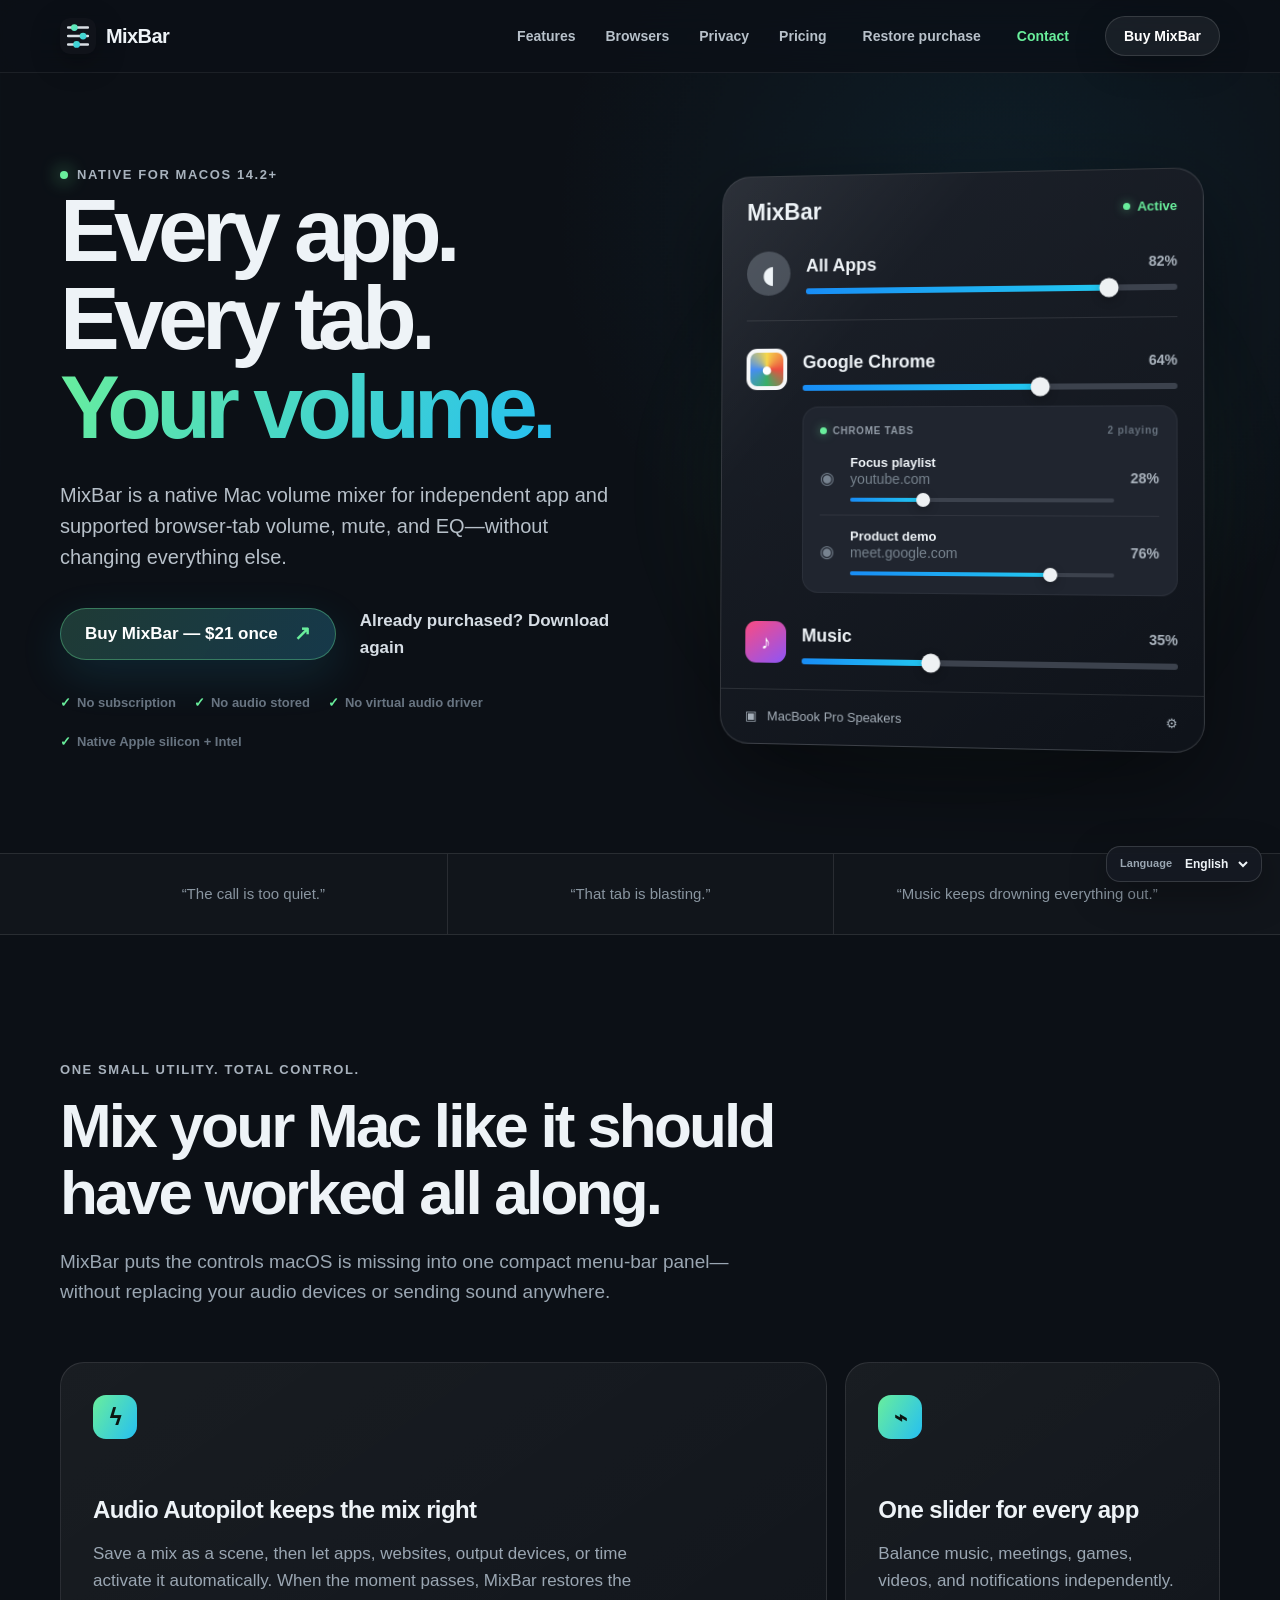
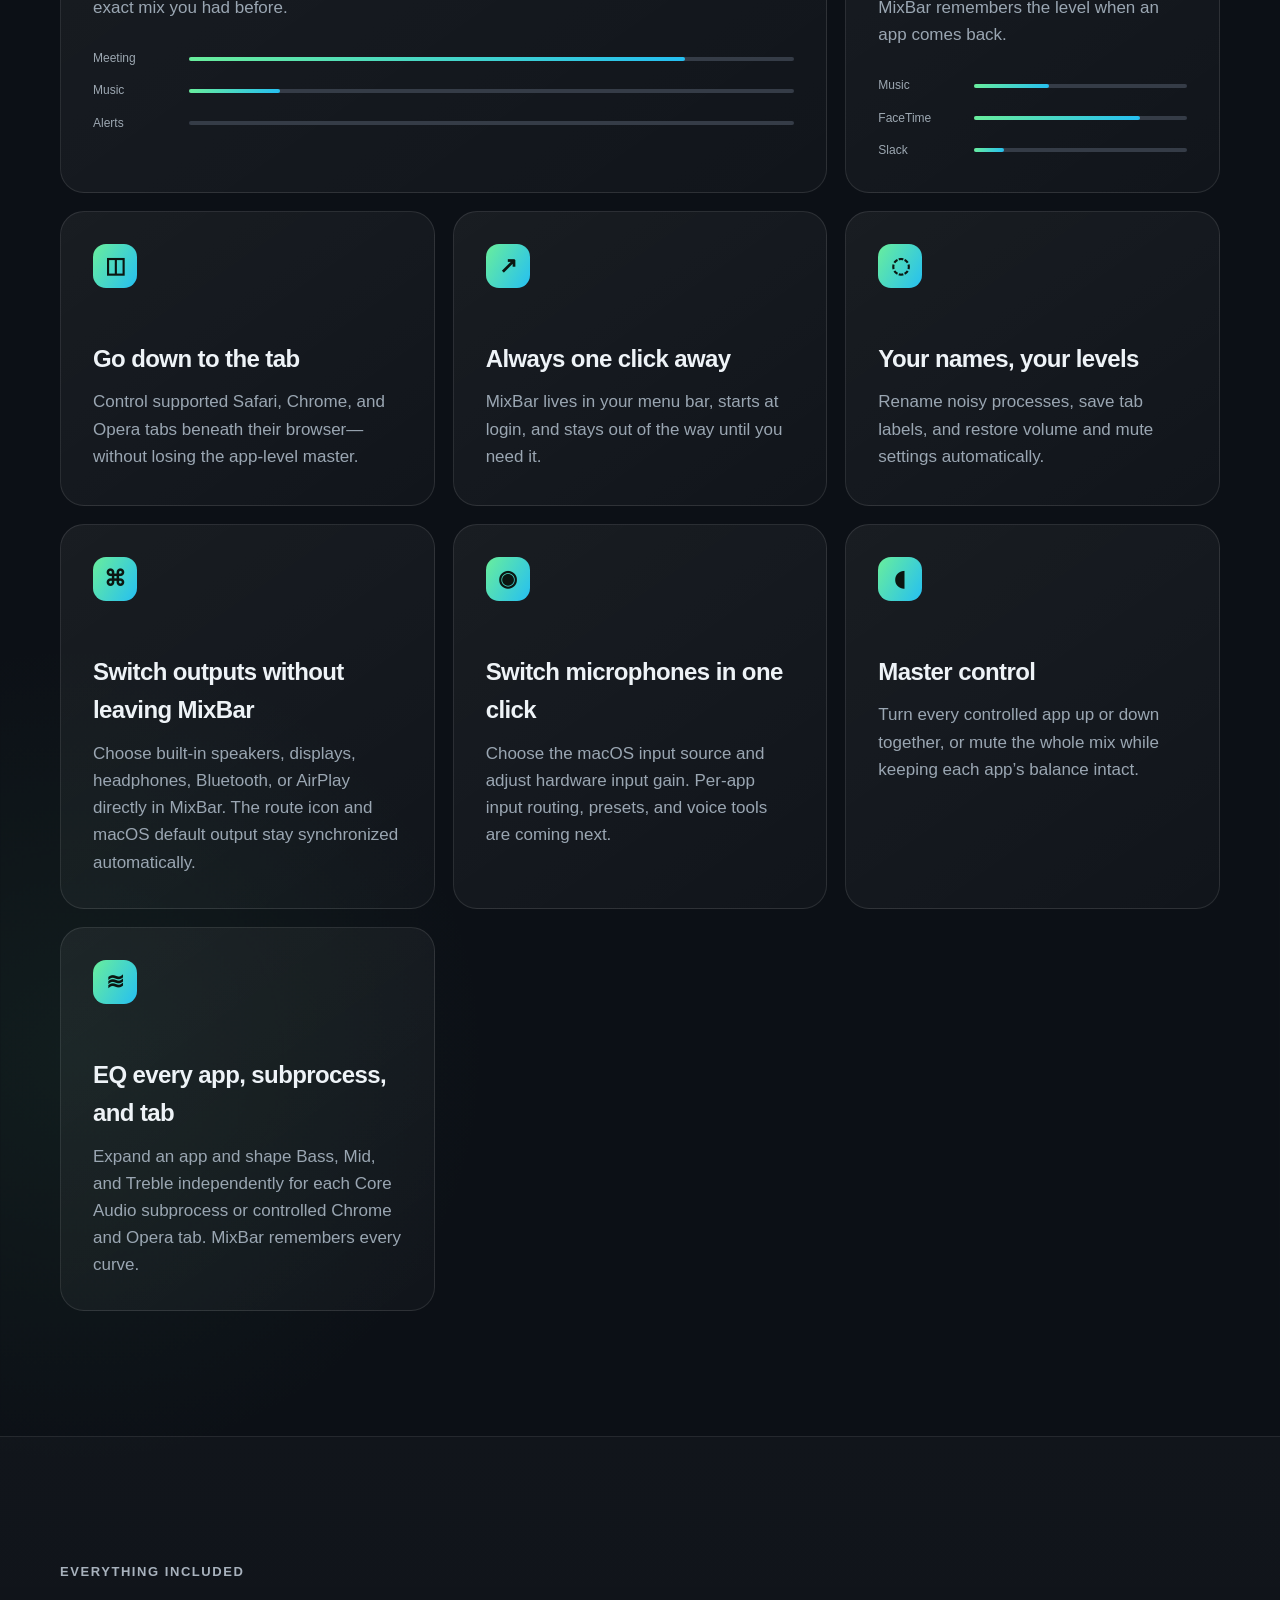
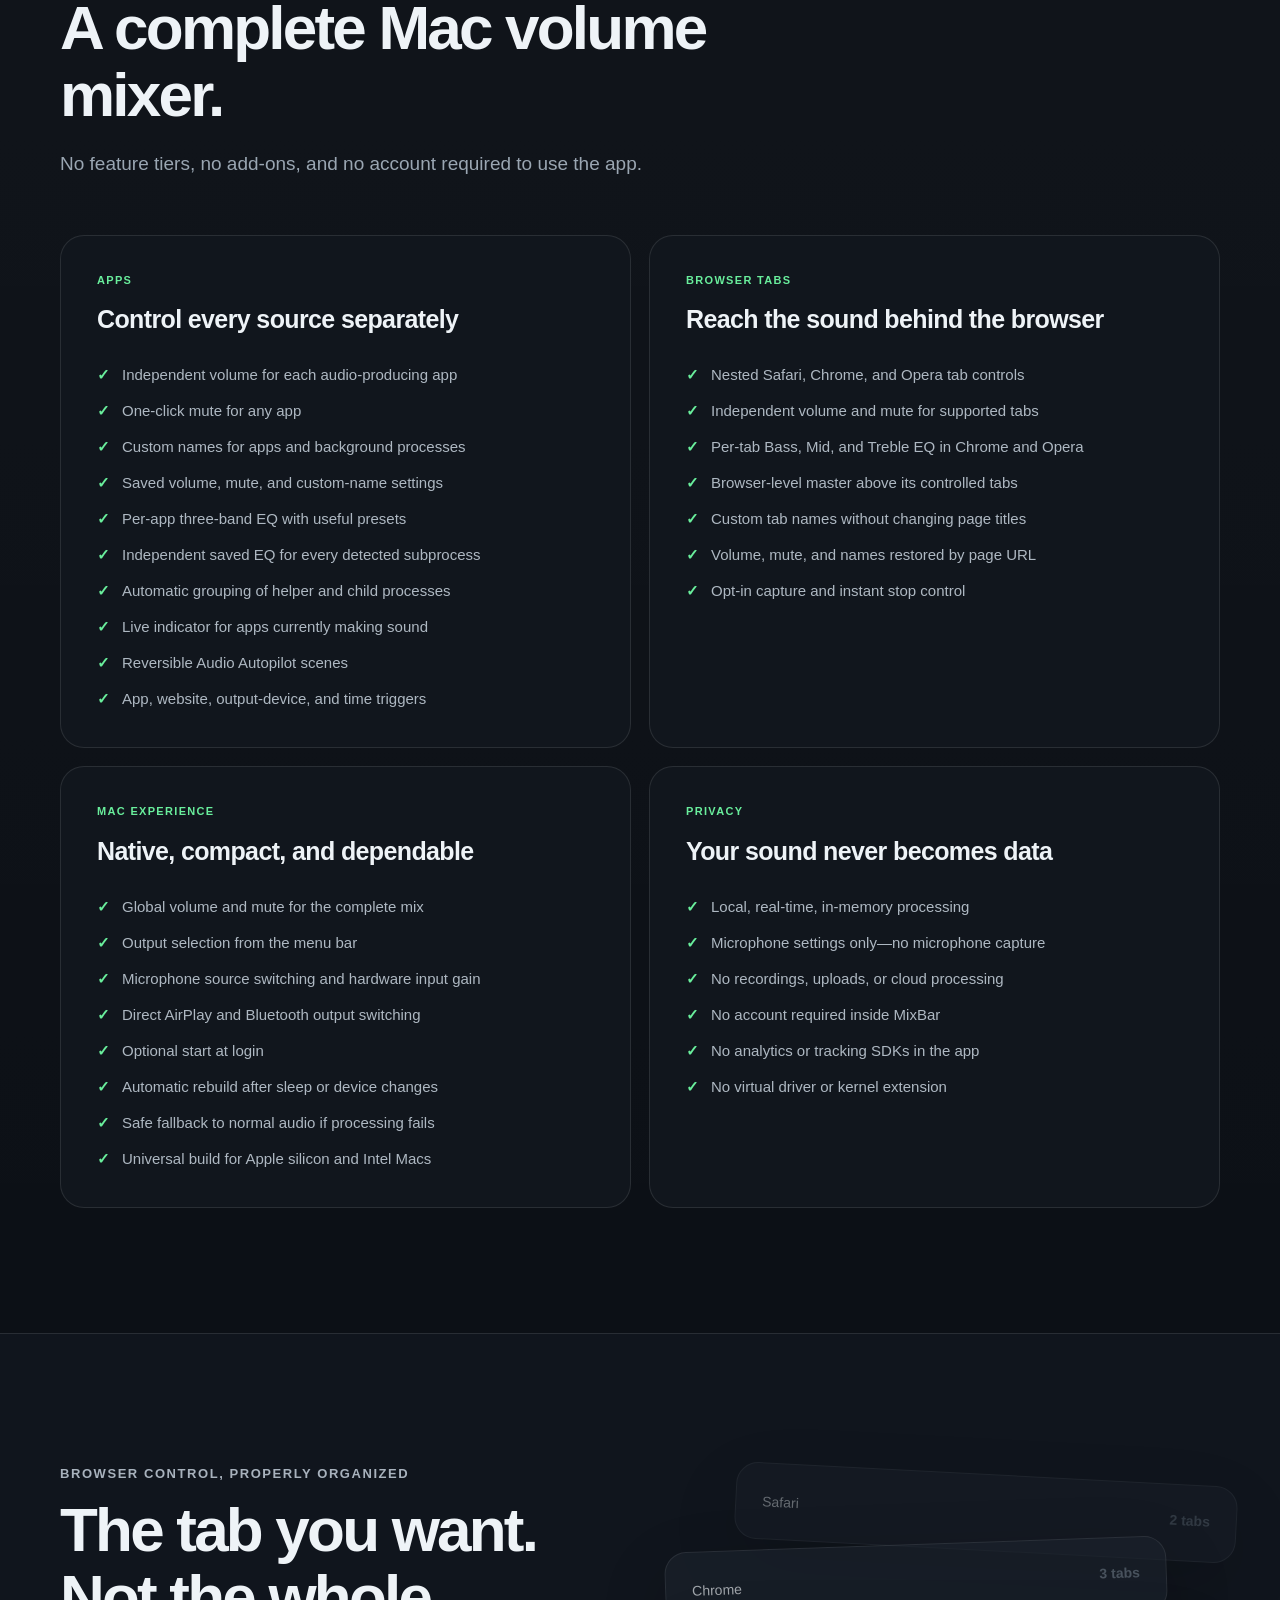
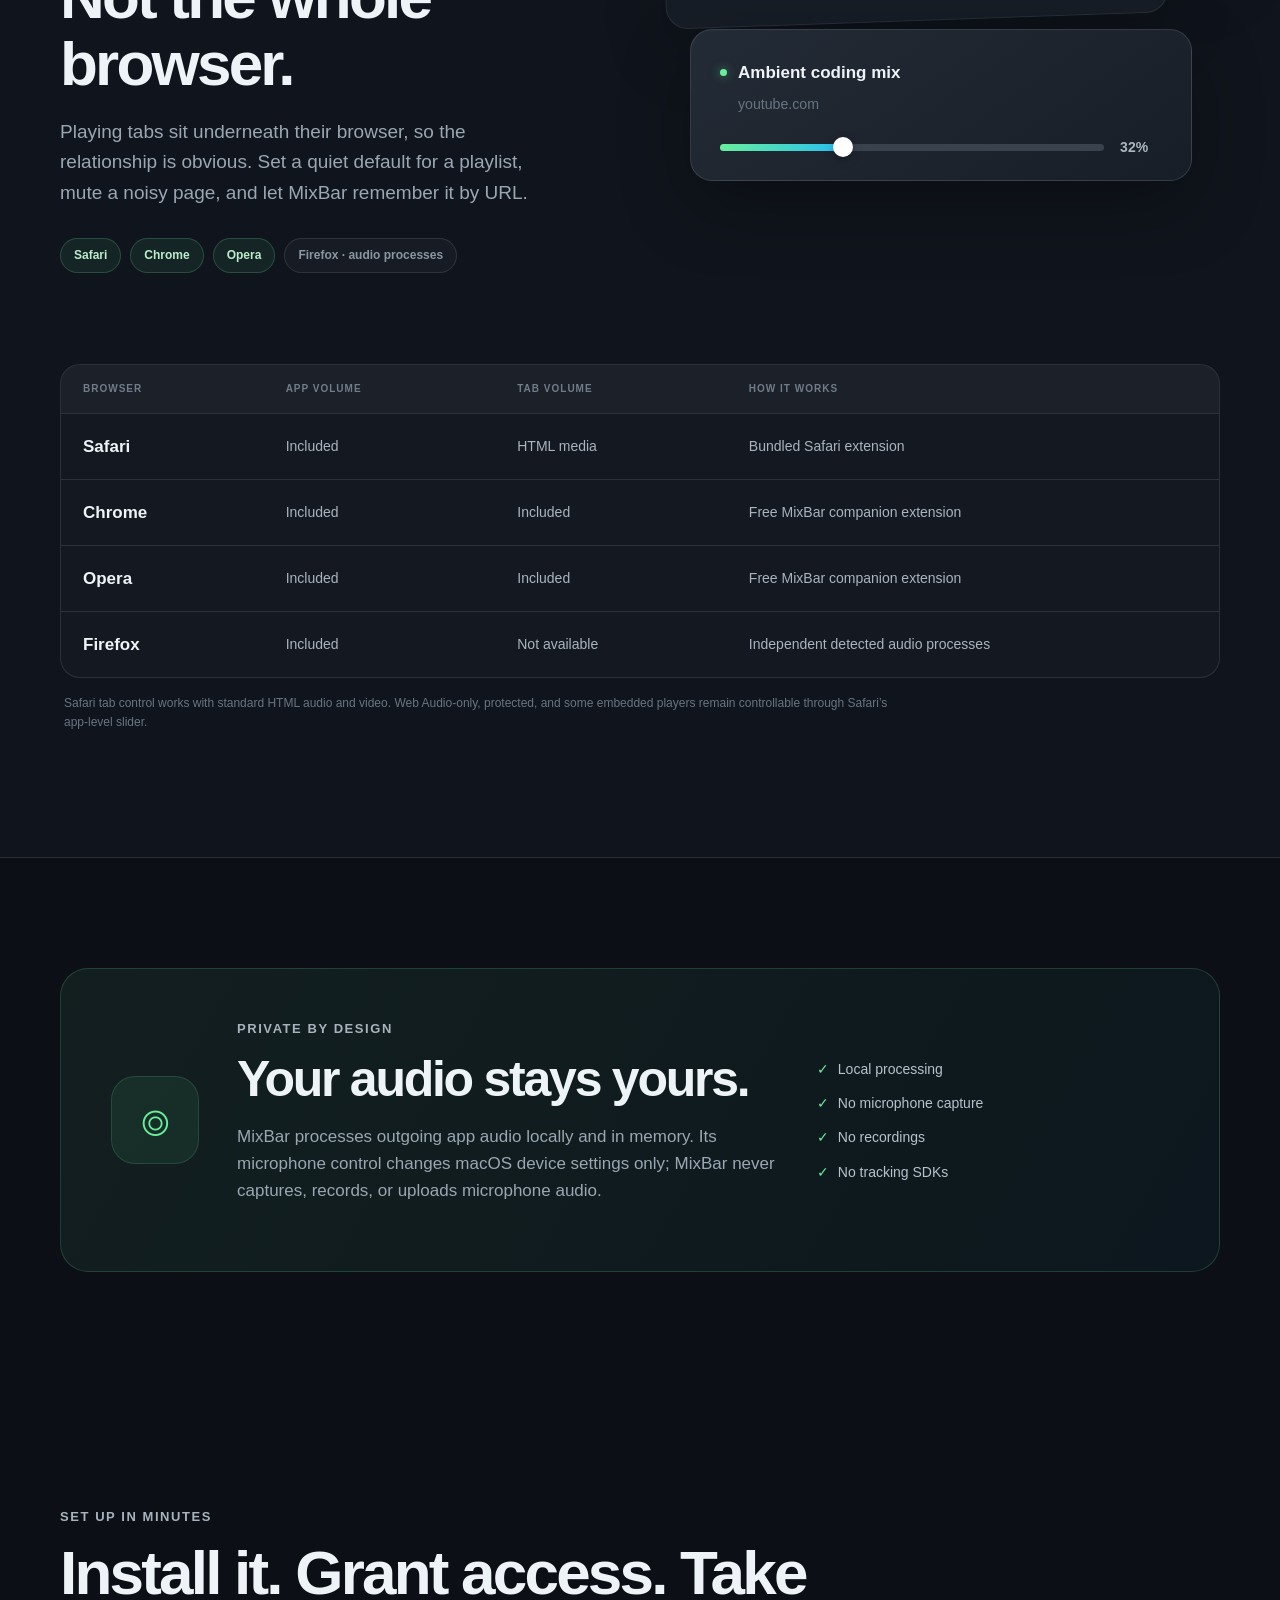
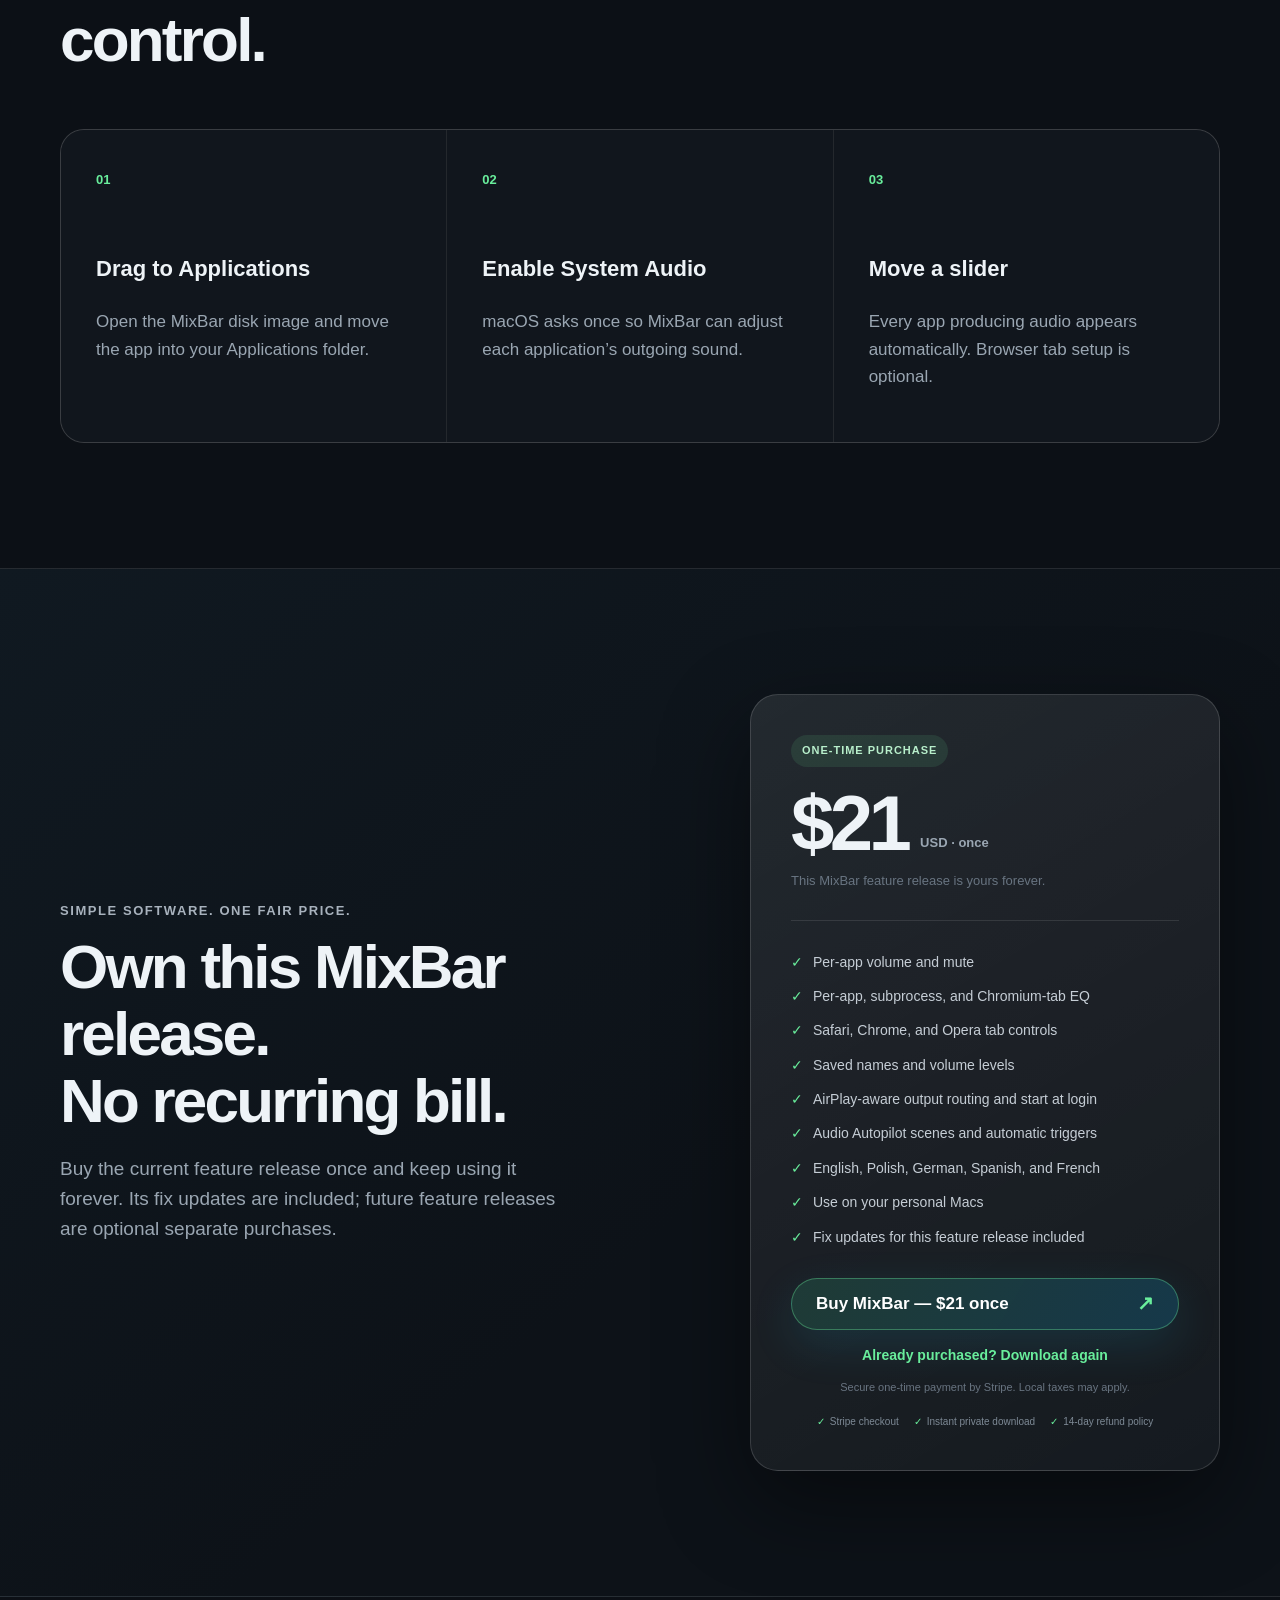
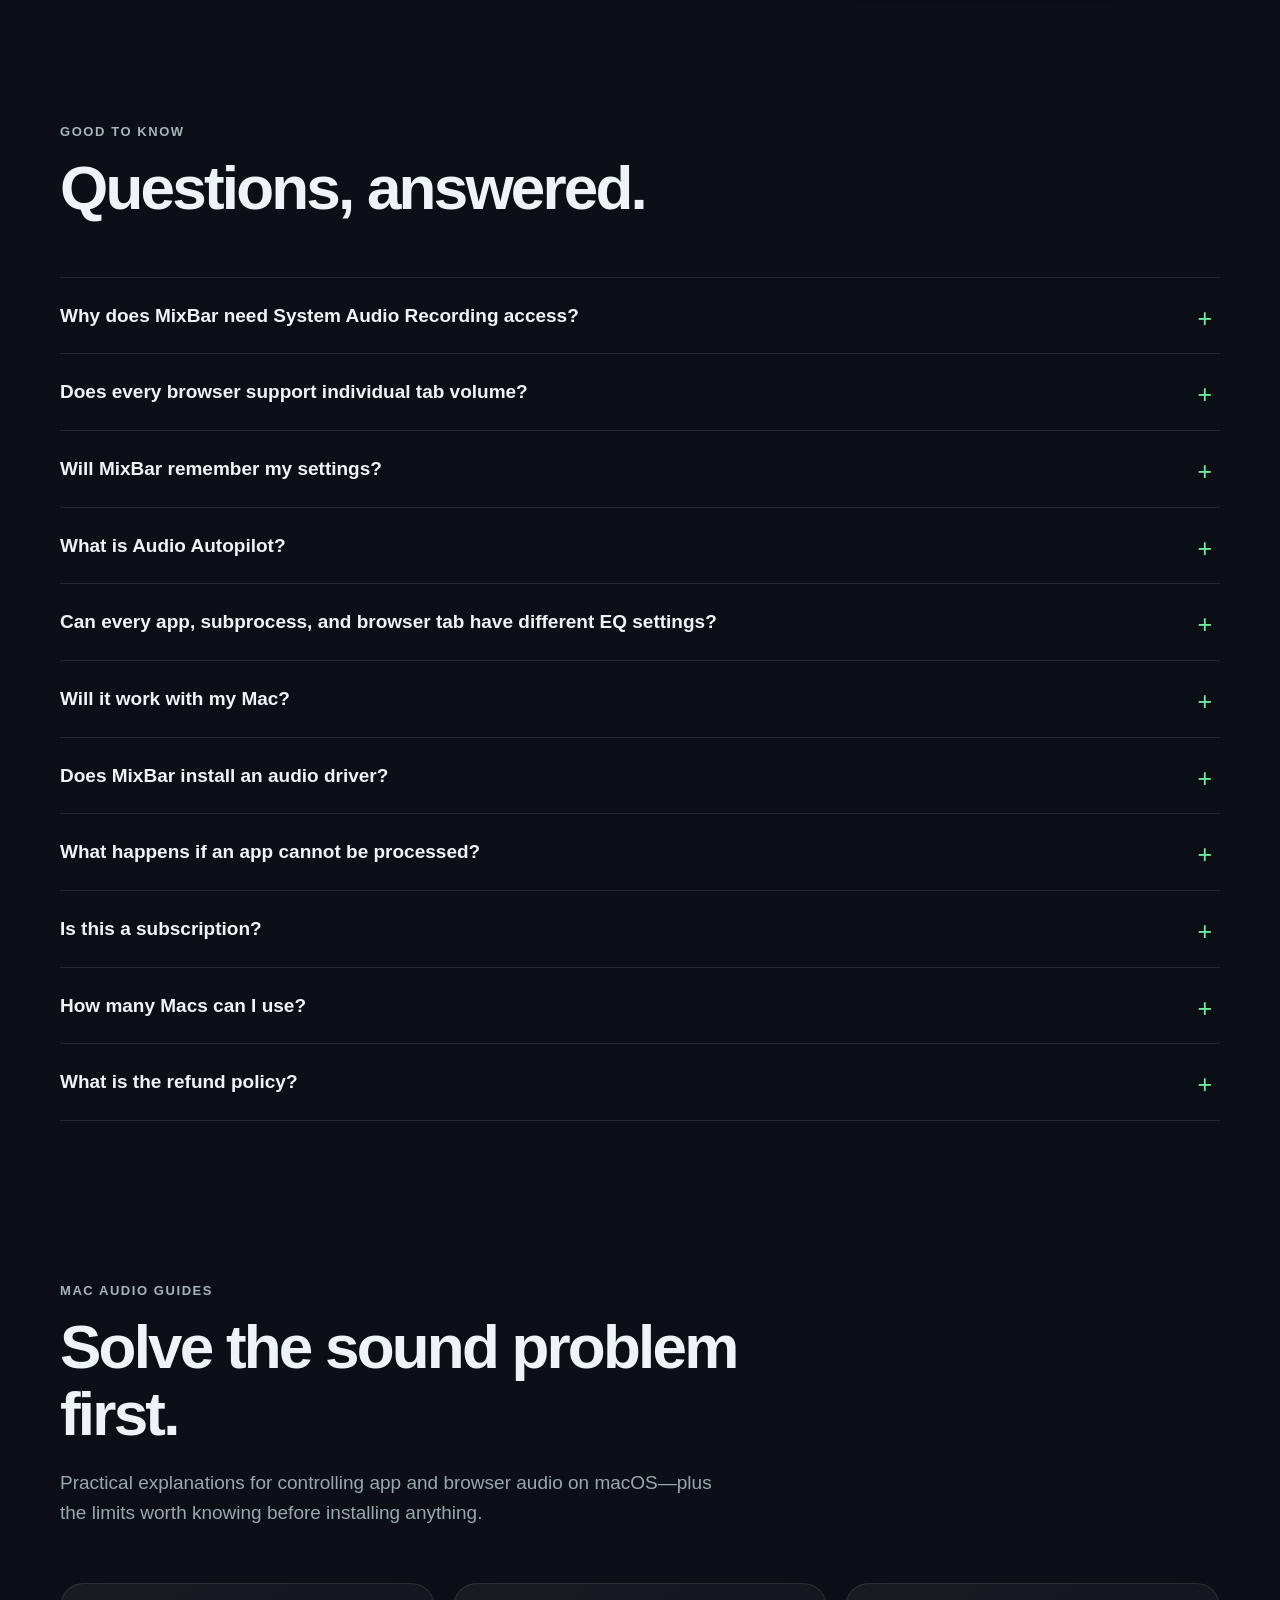
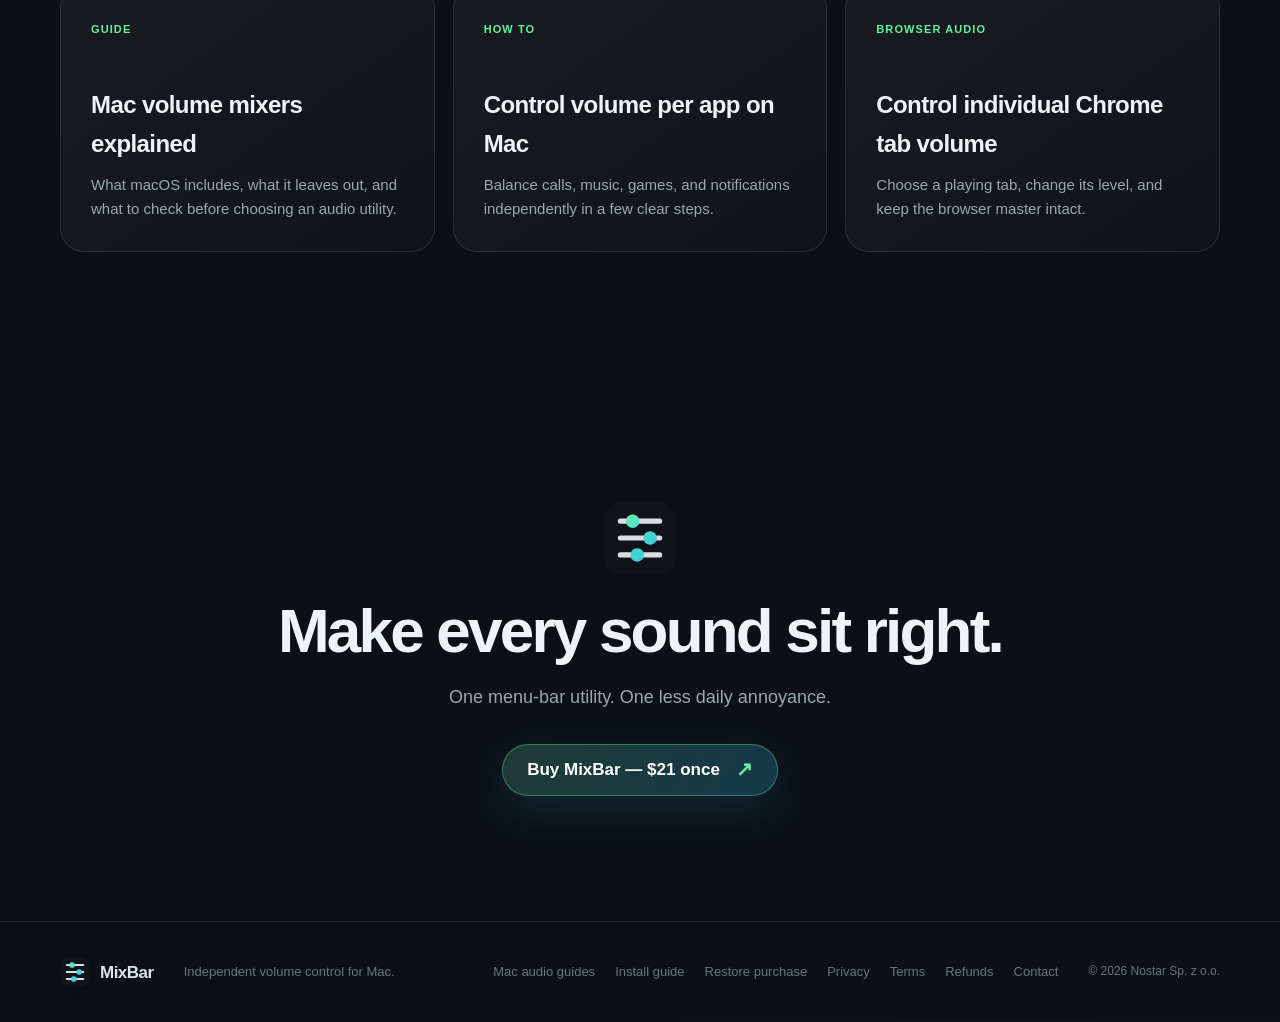
<file: index.html>
<!doctype html>
<html lang="en">
<head>
  <meta charset="utf-8">
  <meta name="viewport" content="width=device-width, initial-scale=1">
  <meta name="theme-color" content="#0c1016">
  <meta name="description" content="A native Mac volume mixer with per-app volume, mute, EQ, automation, and supported browser-tab control. No subscription or permanent audio driver.">
  <meta name="robots" content="index,follow">
  <meta property="og:title" content="MixBar — Mac volume mixer for apps and browser tabs">
  <meta property="og:description" content="Per-app volume, mute, EQ, automation, and supported browser-tab control from the macOS menu bar.">
  <meta property="og:type" content="website">
  <meta property="og:url" content="https://getmixbar.com/">
  <meta property="og:site_name" content="MixBar">
  <meta property="og:image" content="https://getmixbar.com/assets/mixbar-social-card.png">
  <meta property="og:image:width" content="1200">
  <meta property="og:image:height" content="630">
  <meta property="og:image:alt" content="MixBar — every app, every tab, your volume">
  <meta name="twitter:card" content="summary_large_image">
  <meta name="twitter:title" content="MixBar — Mac volume mixer for apps and browser tabs">
  <meta name="twitter:description" content="Per-app volume, mute, EQ, automation, and supported browser-tab control from the macOS menu bar.">
  <meta name="twitter:image" content="https://getmixbar.com/assets/mixbar-social-card.png">
  <link rel="canonical" href="https://getmixbar.com/">
  <link rel="manifest" href="site.webmanifest">
  <title>Mac Volume Mixer — Per-App &amp; Tab Volume Control | MixBar</title>
  <link rel="icon" href="assets/mixbar-mark.svg" type="image/svg+xml">
  <link rel="stylesheet" href="styles.css?v=20261015-1">
  <script type="application/ld+json">
    {
      "@context": "https://schema.org",
      "@graph": [
        {
          "@type": "WebSite",
          "@id": "https://getmixbar.com/#website",
          "url": "https://getmixbar.com/",
          "name": "MixBar",
          "alternateName": "MixBar for Mac"
        },
        {
          "@type": "SoftwareApplication",
          "@id": "https://getmixbar.com/#software",
          "name": "MixBar",
          "url": "https://getmixbar.com/",
          "image": "https://getmixbar.com/assets/mixbar-social-card.png",
          "description": "Independent volume control and EQ for Mac apps and supported browser tabs.",
          "applicationCategory": "UtilitiesApplication",
          "operatingSystem": "macOS 14.2 or later",
          "softwareVersion": "1.9.6",
          "softwareRequirements": "macOS 14.2 or later",
          "featureList": [
            "Per-app volume and mute",
            "Three-band EQ for apps and supported browser tabs",
            "Supported Safari, Chrome, and Opera tab volume",
            "Audio Autopilot scenes and triggers",
            "AirPlay and Bluetooth output switching"
          ],
          "offers": {
            "@type": "Offer",
            "price": "21.00",
            "priceCurrency": "USD",
            "availability": "https://schema.org/InStock",
            "url": "https://getmixbar.com/#pricing"
          },
          "author": {
            "@type": "Organization",
            "name": "Nostar Sp. z o.o.",
            "url": "https://getmixbar.com/"
          }
        }
      ]
    }
  </script>
</head>
<body>
  <a class="skip-link" href="#main">Skip to content</a>

  <header class="site-header">
    <nav class="nav shell" aria-label="Main navigation">
      <a class="brand" href="#top" aria-label="MixBar home">
        <img src="assets/mixbar-mark.svg" width="36" height="36" alt="">
        <span>MixBar</span>
      </a>
      <div class="nav-links">
        <a href="#features">Features</a>
        <a href="#browsers">Browsers</a>
        <a href="#privacy">Privacy</a>
        <a href="#pricing">Pricing</a>
      </div>
      <a class="nav-restore" href="restore">Restore purchase</a>
      <a class="nav-contact" href="contact">Contact</a>
      <a class="button button-small checkout-link" data-analytics-location="navigation" href="https://buy.stripe.com/14A4gydeS30BgJf1r51gs01" rel="noopener" target="_blank">Buy MixBar</a>
    </nav>
  </header>

  <main id="main">
    <section class="hero shell" id="top">
      <div class="hero-copy reveal">
        <div class="eyebrow"><span></span> Native for macOS 14.2+</div>
        <h1>Every app.<br>Every tab.<br><em>Your volume.</em></h1>
        <p class="hero-lede">MixBar is a native Mac volume mixer for independent app and supported browser-tab volume, mute, and EQ—without changing everything else.</p>
        <div class="hero-actions">
          <a class="button button-primary checkout-link" data-analytics-location="hero" href="https://buy.stripe.com/14A4gydeS30BgJf1r51gs01" rel="noopener" target="_blank">Buy MixBar — $21 once</a>
          <a class="text-link" href="restore">Already purchased? Download again</a>
        </div>
        <ul class="trust-list" aria-label="Product benefits">
          <li>No subscription</li>
          <li>No audio stored</li>
          <li>No virtual audio driver</li>
          <li>Native Apple silicon + Intel</li>
        </ul>
      </div>

      <div class="product-stage reveal" aria-label="Preview of the MixBar interface">
        <div class="stage-glow"></div>
        <div class="menu-panel">
          <div class="panel-head">
            <strong>MixBar</strong>
            <span class="active-label"><i></i> Active</span>
          </div>

          <div class="master-row">
            <div class="round-icon">◖</div>
            <div class="channel-main">
              <div class="channel-title"><strong>All Apps</strong><span>82%</span></div>
              <div class="slider"><span style="--level:82%"></span><i style="--level:82%"></i></div>
            </div>
          </div>

          <div class="divider"></div>

          <div class="app-group">
            <div class="app-row">
              <div class="app-icon chrome">●</div>
              <div class="channel-main">
                <div class="channel-title"><strong>Google Chrome</strong><span>64%</span></div>
                <div class="slider"><span style="--level:64%"></span><i style="--level:64%"></i></div>
              </div>
            </div>
            <div class="tabs-card">
              <div class="tabs-label"><span><i></i> CHROME TABS</span><b>2 playing</b></div>
              <div class="tab-row">
                <span class="tab-orbit">◉</span>
                <div class="channel-main">
                  <div class="tab-title"><strong>Focus playlist</strong><small>youtube.com</small></div>
                  <div class="slider small"><span style="--level:28%"></span><i style="--level:28%"></i></div>
                </div>
                <b>28%</b>
              </div>
              <div class="tab-row">
                <span class="tab-orbit">◉</span>
                <div class="channel-main">
                  <div class="tab-title"><strong>Product demo</strong><small>meet.google.com</small></div>
                  <div class="slider small"><span style="--level:76%"></span><i style="--level:76%"></i></div>
                </div>
                <b>76%</b>
              </div>
            </div>
          </div>

          <div class="app-row compact">
            <div class="app-icon music">♪</div>
            <div class="channel-main">
              <div class="channel-title"><strong>Music</strong><span>35%</span></div>
              <div class="slider"><span style="--level:35%"></span><i style="--level:35%"></i></div>
            </div>
          </div>
          <div class="panel-foot"><span>▣ &nbsp; MacBook Pro Speakers</span><span>⚙</span></div>
        </div>
      </div>
    </section>

    <section class="problem-strip" aria-label="Common volume problems">
      <div class="shell strip-grid">
        <p>“The call is too quiet.”</p>
        <p>“That tab is blasting.”</p>
        <p>“Music keeps drowning everything out.”</p>
      </div>
    </section>

    <section class="section shell" id="features">
      <div class="section-heading reveal">
        <div class="eyebrow">One small utility. Total control.</div>
        <h2>Mix your Mac like it should have worked all along.</h2>
        <p class="section-intro">MixBar puts the controls macOS is missing into one compact menu-bar panel—without replacing your audio devices or sending sound anywhere.</p>
      </div>
      <div class="feature-grid">
        <article class="feature-card feature-wide reveal">
          <div class="feature-icon">ϟ</div>
          <h3>Audio Autopilot keeps the mix right</h3>
          <p>Save a mix as a scene, then let apps, websites, output devices, or time activate it automatically. When the moment passes, MixBar restores the exact mix you had before.</p>
          <div class="mini-mixer" aria-hidden="true">
            <span>Meeting <i style="--mini:82%"></i></span>
            <span>Music <i style="--mini:15%"></i></span>
            <span>Alerts <i style="--mini:0%"></i></span>
          </div>
        </article>
        <article class="feature-card reveal">
          <div class="feature-icon">⌁</div>
          <h3>One slider for every app</h3>
          <p>Balance music, meetings, games, videos, and notifications independently. MixBar remembers the level when an app comes back.</p>
          <div class="mini-mixer" aria-hidden="true">
            <span>Music <i style="--mini:35%"></i></span>
            <span>FaceTime <i style="--mini:78%"></i></span>
            <span>Slack <i style="--mini:14%"></i></span>
          </div>
        </article>
        <article class="feature-card reveal">
          <div class="feature-icon">◫</div>
          <h3>Go down to the tab</h3>
          <p>Control supported Safari, Chrome, and Opera tabs beneath their browser—without losing the app-level master.</p>
        </article>
        <article class="feature-card reveal">
          <div class="feature-icon">↗</div>
          <h3>Always one click away</h3>
          <p>MixBar lives in your menu bar, starts at login, and stays out of the way until you need it.</p>
        </article>
        <article class="feature-card reveal">
          <div class="feature-icon">◌</div>
          <h3>Your names, your levels</h3>
          <p>Rename noisy processes, save tab labels, and restore volume and mute settings automatically.</p>
        </article>
        <article class="feature-card reveal">
          <div class="feature-icon">⌘</div>
          <h3>Switch outputs without leaving MixBar</h3>
          <p>Choose built-in speakers, displays, headphones, Bluetooth, or AirPlay directly in MixBar. The route icon and macOS default output stay synchronized automatically.</p>
        </article>
        <article class="feature-card reveal">
          <div class="feature-icon">◉</div>
          <h3>Switch microphones in one click</h3>
          <p>Choose the macOS input source and adjust hardware input gain. Per-app input routing, presets, and voice tools are coming next.</p>
        </article>
        <article class="feature-card reveal">
          <div class="feature-icon">◖</div>
          <h3>Master control</h3>
          <p>Turn every controlled app up or down together, or mute the whole mix while keeping each app’s balance intact.</p>
        </article>
        <article class="feature-card reveal">
          <div class="feature-icon">≋</div>
          <h3>EQ every app, subprocess, and tab</h3>
          <p>Expand an app and shape Bass, Mid, and Treble independently for each Core Audio subprocess or controlled Chrome and Opera tab. MixBar remembers every curve.</p>
        </article>
      </div>
    </section>

    <section class="included-section" aria-labelledby="included-title">
      <div class="shell">
        <div class="section-heading reveal">
          <div class="eyebrow">Everything included</div>
          <h2 id="included-title">A complete Mac volume mixer.</h2>
          <p class="section-intro">No feature tiers, no add-ons, and no account required to use the app.</p>
        </div>
        <div class="capability-grid">
          <article class="capability-card reveal">
            <p class="capability-kicker">Apps</p>
            <h3>Control every source separately</h3>
            <ul class="check-list">
              <li>Independent volume for each audio-producing app</li>
              <li>One-click mute for any app</li>
              <li>Custom names for apps and background processes</li>
              <li>Saved volume, mute, and custom-name settings</li>
              <li>Per-app three-band EQ with useful presets</li>
              <li>Independent saved EQ for every detected subprocess</li>
              <li>Automatic grouping of helper and child processes</li>
              <li>Live indicator for apps currently making sound</li>
              <li>Reversible Audio Autopilot scenes</li>
              <li>App, website, output-device, and time triggers</li>
            </ul>
          </article>
          <article class="capability-card reveal">
            <p class="capability-kicker">Browser tabs</p>
            <h3>Reach the sound behind the browser</h3>
            <ul class="check-list">
              <li>Nested Safari, Chrome, and Opera tab controls</li>
              <li>Independent volume and mute for supported tabs</li>
              <li>Per-tab Bass, Mid, and Treble EQ in Chrome and Opera</li>
              <li>Browser-level master above its controlled tabs</li>
              <li>Custom tab names without changing page titles</li>
              <li>Volume, mute, and names restored by page URL</li>
              <li>Opt-in capture and instant stop control</li>
            </ul>
          </article>
          <article class="capability-card reveal">
            <p class="capability-kicker">Mac experience</p>
            <h3>Native, compact, and dependable</h3>
            <ul class="check-list">
              <li>Global volume and mute for the complete mix</li>
              <li>Output selection from the menu bar</li>
              <li>Microphone source switching and hardware input gain</li>
              <li>Direct AirPlay and Bluetooth output switching</li>
              <li>Optional start at login</li>
              <li>Automatic rebuild after sleep or device changes</li>
              <li>Safe fallback to normal audio if processing fails</li>
              <li>Universal build for Apple silicon and Intel Macs</li>
            </ul>
          </article>
          <article class="capability-card reveal">
            <p class="capability-kicker">Privacy</p>
            <h3>Your sound never becomes data</h3>
            <ul class="check-list">
              <li>Local, real-time, in-memory processing</li>
              <li>Microphone settings only—no microphone capture</li>
              <li>No recordings, uploads, or cloud processing</li>
              <li>No account required inside MixBar</li>
              <li>No analytics or tracking SDKs in the app</li>
              <li>No virtual driver or kernel extension</li>
            </ul>
          </article>
        </div>
      </div>
    </section>

    <section class="browser-section" id="browsers">
      <div class="shell browser-layout">
        <div class="browser-copy reveal">
          <div class="eyebrow">Browser control, properly organized</div>
          <h2>The tab you want.<br>Not the whole browser.</h2>
          <p>Playing tabs sit underneath their browser, so the relationship is obvious. Set a quiet default for a playlist, mute a noisy page, and let MixBar remember it by URL.</p>
          <div class="browser-badges" aria-label="Browser support">
            <span>Safari</span><span>Chrome</span><span>Opera</span><span class="muted">Firefox · audio processes</span>
          </div>
        </div>
        <div class="browser-stack reveal" aria-hidden="true">
          <div class="stack-card back-card"><span>Safari</span><b>2 tabs</b></div>
          <div class="stack-card mid-card"><span>Chrome</span><b>3 tabs</b></div>
          <div class="stack-card front-card">
            <div><span class="live-dot"></span><strong>Ambient coding mix</strong></div>
            <small>youtube.com</small>
            <div class="large-level" style="--level:32%"><span></span><i></i><b>32%</b></div>
          </div>
        </div>
      </div>
      <div class="shell compatibility-wrap reveal">
        <div class="compatibility-table" role="table" aria-label="Browser compatibility">
          <div class="compatibility-row compatibility-head" role="row">
            <span role="columnheader">Browser</span><span role="columnheader">App volume</span><span role="columnheader">Tab volume</span><span role="columnheader">How it works</span>
          </div>
          <div class="compatibility-row" role="row">
            <strong role="cell">Safari</strong><span role="cell" data-label="App volume">Included</span><span role="cell" data-label="Tab volume">HTML media</span><span role="cell" data-label="How it works">Bundled Safari extension</span>
          </div>
          <div class="compatibility-row" role="row">
            <strong role="cell">Chrome</strong><span role="cell" data-label="App volume">Included</span><span role="cell" data-label="Tab volume">Included</span><span role="cell" data-label="How it works">Free MixBar companion extension</span>
          </div>
          <div class="compatibility-row" role="row">
            <strong role="cell">Opera</strong><span role="cell" data-label="App volume">Included</span><span role="cell" data-label="Tab volume">Included</span><span role="cell" data-label="How it works">Free MixBar companion extension</span>
          </div>
          <div class="compatibility-row" role="row">
            <strong role="cell">Firefox</strong><span role="cell" data-label="App volume">Included</span><span role="cell" data-label="Tab volume">Not available</span><span role="cell" data-label="How it works">Independent detected audio processes</span>
          </div>
        </div>
        <p class="compatibility-note">Safari tab control works with standard HTML audio and video. Web Audio-only, protected, and some embedded players remain controllable through Safari’s app-level slider.</p>
      </div>
    </section>

    <section class="section shell privacy" id="privacy">
      <div class="privacy-card reveal">
        <div class="privacy-seal">⌾</div>
        <div>
          <div class="eyebrow">Private by design</div>
          <h2>Your audio stays yours.</h2>
          <p>MixBar processes outgoing app audio locally and in memory. Its microphone control changes macOS device settings only; MixBar never captures, records, or uploads microphone audio.</p>
        </div>
        <ul>
          <li>Local processing</li>
          <li>No microphone capture</li>
          <li>No recordings</li>
          <li>No tracking SDKs</li>
        </ul>
      </div>
    </section>

    <section class="section shell" id="how">
      <div class="section-heading reveal">
        <div class="eyebrow">Set up in minutes</div>
        <h2>Install it. Grant access. Take control.</h2>
      </div>
      <ol class="steps">
        <li class="reveal"><span>01</span><h3>Drag to Applications</h3><p>Open the MixBar disk image and move the app into your Applications folder.</p></li>
        <li class="reveal"><span>02</span><h3>Enable System Audio</h3><p>macOS asks once so MixBar can adjust each application’s outgoing sound.</p></li>
        <li class="reveal"><span>03</span><h3>Move a slider</h3><p>Every app producing audio appears automatically. Browser tab setup is optional.</p></li>
      </ol>
    </section>

    <section class="pricing-section" id="pricing">
      <div class="shell pricing-layout">
        <div class="pricing-copy reveal">
          <div class="eyebrow">Simple software. One fair price.</div>
          <h2>Own this MixBar release.<br>No recurring bill.</h2>
          <p>Buy the current feature release once and keep using it forever. Its fix updates are included; future feature releases are optional separate purchases.</p>
        </div>
        <div class="price-card reveal">
          <div class="launch-pill">One-time purchase</div>
          <p class="price">$21 <small>USD · once</small></p>
          <p class="regular-price">This MixBar feature release is yours forever.</p>
          <ul>
            <li>Per-app volume and mute</li>
            <li>Per-app, subprocess, and Chromium-tab EQ</li>
            <li>Safari, Chrome, and Opera tab controls</li>
            <li>Saved names and volume levels</li>
            <li>AirPlay-aware output routing and start at login</li>
            <li>Audio Autopilot scenes and automatic triggers</li>
            <li>English, Polish, German, Spanish, and French</li>
            <li>Use on your personal Macs</li>
            <li>Fix updates for this feature release included</li>
          </ul>
          <a class="button button-primary button-full checkout-link" data-analytics-location="pricing" href="https://buy.stripe.com/14A4gydeS30BgJf1r51gs01" rel="noopener" target="_blank">Buy MixBar — $21 once</a>
          <a class="restore-purchase-link" href="restore">Already purchased? Download again</a>
          <p class="price-note">Secure one-time payment by Stripe. Local taxes may apply.</p>
          <div class="checkout-trust" aria-label="Purchase details"><span>Stripe checkout</span><span>Instant private download</span><span>14-day refund policy</span></div>
        </div>
      </div>
    </section>

    <section class="section shell faq">
      <div class="section-heading reveal"><div class="eyebrow">Good to know</div><h2>Questions, answered.</h2></div>
      <div class="faq-list">
        <details><summary>Why does MixBar need System Audio Recording access?</summary><p>That is Apple’s name for the permission used to access an app’s outgoing audio stream. MixBar uses it only to change output volume locally. Microphone controls change device settings without capturing audio.</p></details>
        <details><summary>Does every browser support individual tab volume?</summary><p>Safari works with standard HTML audio and video. Chrome and Opera use the optional MixBar extension and require you to choose which tabs to control. Firefox does not expose named tab audio, but MixBar can independently control each detected Firefox audio subprocess; one subprocess may contain more than one tab.</p></details>
        <details><summary>Will MixBar remember my settings?</summary><p>Yes. App settings are stored by bundle identifier, while supported browser-tab settings are remembered by URL.</p></details>
        <details><summary>What is Audio Autopilot?</summary><p>Audio Autopilot saves your complete mix as a scene and can activate it when an app plays, a website has media, a particular output is connected, or a time window begins. It restores the previous mix when the trigger ends, and all rules stay on your Mac.</p></details>
        <details><summary>Can every app, subprocess, and browser tab have different EQ settings?</summary><p>Yes. Expand an app to reach each detected Core Audio subprocess, or open EQ beside a controlled Chrome or Opera tab. Bass, Mid, and Treble range from −12 dB to +12 dB, and MixBar remembers every curve.</p></details>
        <details><summary>Will it work with my Mac?</summary><p>MixBar requires macOS 14.2 or later and includes native support for both Apple silicon and Intel Macs.</p></details>
        <details><summary>Does MixBar install an audio driver?</summary><p>No. MixBar uses Apple’s built-in Core Audio process-tap technology. It does not install a virtual audio device, kernel extension, or system-wide driver.</p></details>
        <details><summary>What happens if an app cannot be processed?</summary><p>MixBar is designed to leave the app’s normal audio path available if a tap cannot start or stops working, instead of leaving its sound muted.</p></details>
        <details><summary>Is this a subscription?</summary><p>No. MixBar is a $21 USD one-time purchase. The feature release you buy remains yours forever and includes its fix updates. Future feature releases are optional separate purchases.</p></details>
        <details><summary>How many Macs can I use?</summary><p>One purchase can be active on up to three of your Macs. Deactivate a Mac in MixBar Settings whenever you want to move that slot to another Mac.</p></details>
        <details><summary>What is the refund policy?</summary><p>If MixBar does not work for your setup, contact us within 14 days of purchase. See the refund policy for details.</p></details>
      </div>
    </section>

    <section class="section shell learn-section" aria-labelledby="learn-title">
      <div class="section-heading reveal">
        <div class="eyebrow">Mac audio guides</div>
        <h2 id="learn-title">Solve the sound problem first.</h2>
        <p class="section-intro">Practical explanations for controlling app and browser audio on macOS—plus the limits worth knowing before installing anything.</p>
      </div>
      <div class="learn-grid">
        <a class="learn-card reveal" href="guides/mac-volume-mixer">
          <span>Guide</span><h3>Mac volume mixers explained</h3><p>What macOS includes, what it leaves out, and what to check before choosing an audio utility.</p>
        </a>
        <a class="learn-card reveal" href="guides/control-volume-per-app-mac">
          <span>How to</span><h3>Control volume per app on Mac</h3><p>Balance calls, music, games, and notifications independently in a few clear steps.</p>
        </a>
        <a class="learn-card reveal" href="guides/control-chrome-tab-volume-mac">
          <span>Browser audio</span><h3>Control individual Chrome tab volume</h3><p>Choose a playing tab, change its level, and keep the browser master intact.</p>
        </a>
      </div>
    </section>

    <section class="closing-cta">
      <div class="shell reveal">
        <img src="assets/mixbar-mark.svg" width="72" height="72" alt="">
        <h2>Make every sound sit right.</h2>
        <p>One menu-bar utility. One less daily annoyance.</p>
        <a class="button button-primary checkout-link" data-analytics-location="closing-cta" href="https://buy.stripe.com/14A4gydeS30BgJf1r51gs01" rel="noopener" target="_blank">Buy MixBar — $21 once</a>
      </div>
    </section>
  </main>

  <footer>
    <div class="shell footer-grid">
      <a class="brand" href="#top"><img src="assets/mixbar-mark.svg" width="30" height="30" alt=""><span>MixBar</span></a>
      <p>Independent volume control for Mac.</p>
      <div><a href="guides/mac-volume-mixer">Mac audio guides</a><a href="install">Install guide</a><a href="restore">Restore purchase</a><a href="privacy">Privacy</a><a href="terms">Terms</a><a href="refunds">Refunds</a><a href="contact">Contact</a></div>
      <small>© <span id="year"></span> Nostar Sp. z o.o.</small>
    </div>
  </footer>

  <script src="site-config.js?v=20261013-2"></script>
  <script src="marketing-config.js?v=20261020-2"></script>
  <script src="analytics-core.js?v=20261020-2"></script>
  <script src="analytics.js?v=20261020-2"></script>
  <script src="script.js?v=20261002-3"></script>
  <script src="translations.js?v=20261020-2"></script>
  <script src="i18n.js"></script>
</body>
</html>
</file>
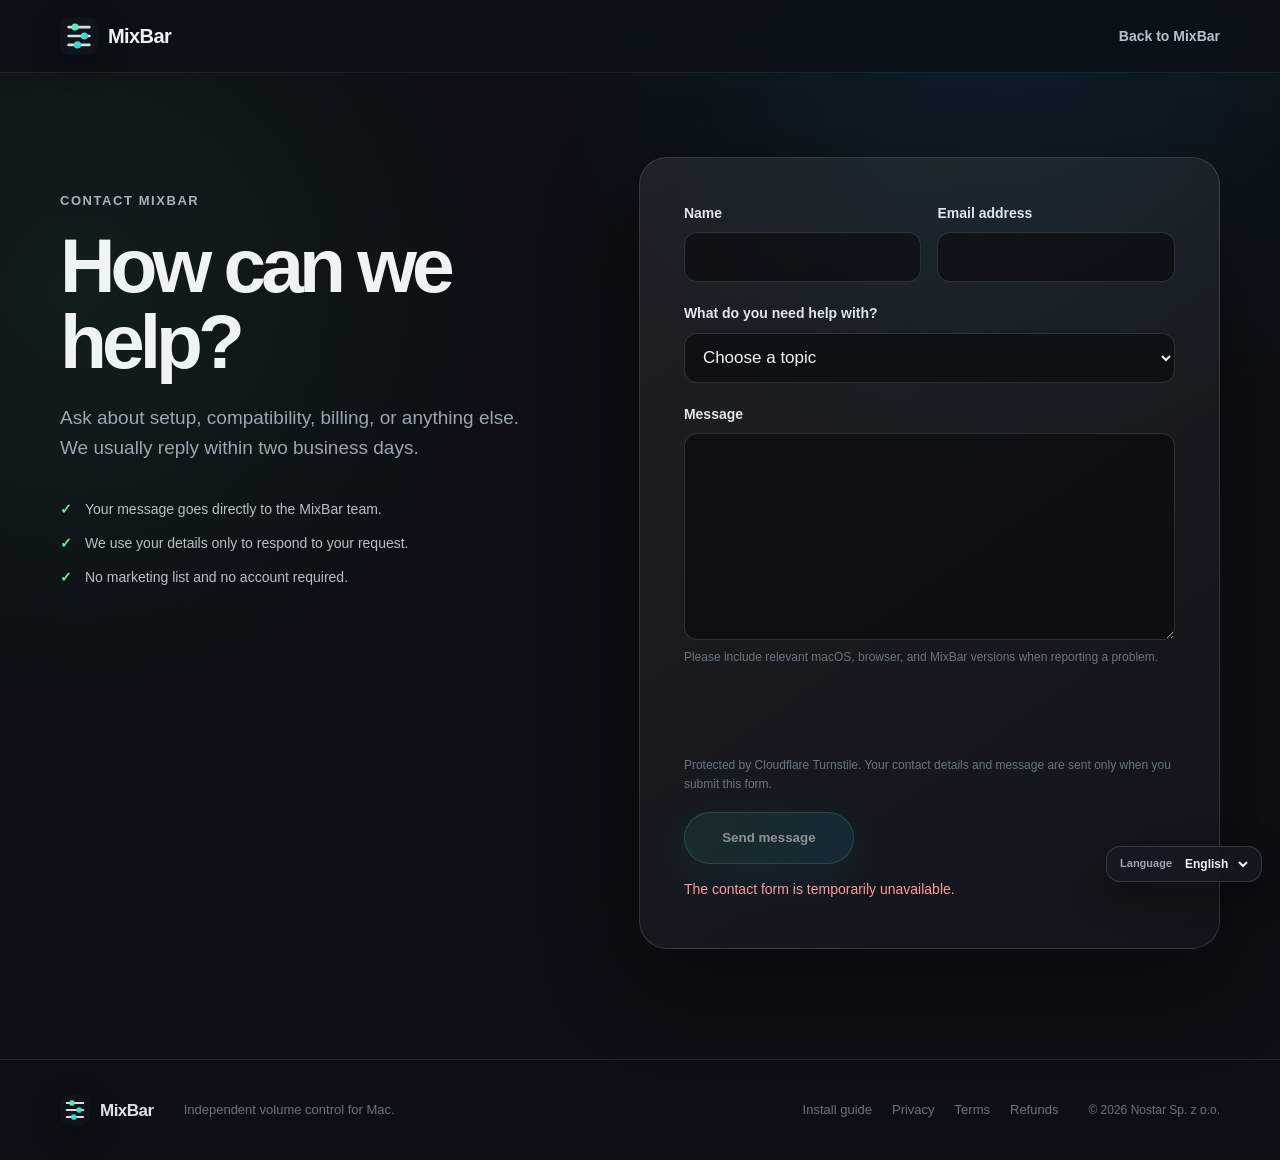
<file: contact.html>
<!doctype html>
<html lang="en">
<head>
  <meta charset="utf-8">
  <meta name="viewport" content="width=device-width, initial-scale=1">
  <meta name="theme-color" content="#0c1016">
  <meta name="description" content="Contact the MixBar team for product, billing, and technical support.">
  <meta property="og:title" content="Contact — MixBar">
  <meta property="og:description" content="Contact the MixBar team for product, billing, and technical support.">
  <meta property="og:type" content="website">
  <meta property="og:url" content="https://getmixbar.com/contact">
  <meta property="og:image" content="https://getmixbar.com/assets/mixbar-social-card.png">
  <meta name="twitter:card" content="summary_large_image">
  <meta name="twitter:title" content="Contact — MixBar">
  <meta name="twitter:description" content="Contact the MixBar team for product, billing, and technical support.">
  <meta name="twitter:image" content="https://getmixbar.com/assets/mixbar-social-card.png">
  <link rel="canonical" href="https://getmixbar.com/contact">
  <title>Contact — MixBar</title>
  <link rel="icon" href="assets/mixbar-mark.svg" type="image/svg+xml">
  <link rel="stylesheet" href="styles.css">
  <link rel="stylesheet" href="contact.css">
</head>
<body>
  <a class="skip-link" href="#contact-form">Skip to the contact form</a>
  <header class="site-header">
    <nav class="shell nav" aria-label="Primary navigation">
      <a class="brand" href="/"><img src="assets/mixbar-mark.svg" width="38" height="38" alt=""><span>MixBar</span></a>
      <div class="nav-links"><a href="/">Back to MixBar</a></div>
    </nav>
  </header>

  <main class="contact-page">
    <section class="shell contact-layout">
      <div class="contact-intro">
        <div class="eyebrow">Contact MixBar</div>
        <h1>How can we help?</h1>
        <p>Ask about setup, compatibility, billing, or anything else. We usually reply within two business days.</p>
        <ul class="contact-promises">
          <li>Your message goes directly to the MixBar team.</li>
          <li>We use your details only to respond to your request.</li>
          <li>No marketing list and no account required.</li>
        </ul>
      </div>

      <div class="contact-card">
        <form id="contact-form" novalidate>
          <div class="field-row">
            <div class="form-field">
              <label for="contact-name">Name</label>
              <input id="contact-name" name="name" type="text" autocomplete="name" minlength="2" maxlength="100" required>
            </div>
            <div class="form-field">
              <label for="contact-email">Email address</label>
              <input id="contact-email" name="email" type="email" inputmode="email" autocomplete="email" maxlength="254" required>
            </div>
          </div>

          <div class="form-field">
            <label for="contact-subject">What do you need help with?</label>
            <select id="contact-subject" name="subject" required>
              <option value="">Choose a topic</option>
              <option value="General question">General question</option>
              <option value="Technical support">Technical support</option>
              <option value="Billing and purchase">Billing and purchase</option>
              <option value="Refund request">Refund request</option>
              <option value="Feedback">Feedback</option>
            </select>
          </div>

          <div class="form-field">
            <label for="contact-message">Message</label>
            <textarea id="contact-message" name="message" rows="7" minlength="20" maxlength="5000" aria-describedby="message-hint" required></textarea>
            <p class="field-hint" id="message-hint">Please include relevant macOS, browser, and MixBar versions when reporting a problem.</p>
          </div>

          <div class="honeypot" aria-hidden="true">
            <label for="contact-company">Company website</label>
            <input id="contact-company" name="company" type="text" tabindex="-1" autocomplete="off">
          </div>
          <input id="contact-started-at" name="startedAt" type="hidden">

          <div id="contact-turnstile" class="turnstile-slot" aria-label="Anti-spam verification"></div>
          <p class="privacy-note">Protected by Cloudflare Turnstile. Your contact details and message are sent only when you submit this form.</p>
          <button class="button button-primary contact-submit" type="submit" disabled>Send message</button>
          <p id="contact-status" class="contact-status" role="status" aria-live="polite"></p>
        </form>
      </div>
    </section>
  </main>

  <footer>
    <div class="shell footer-grid">
      <a class="brand" href="/"><img src="assets/mixbar-mark.svg" width="30" height="30" alt=""><span>MixBar</span></a>
      <p>Independent volume control for Mac.</p>
      <div><a href="install">Install guide</a><a href="privacy">Privacy</a><a href="terms">Terms</a><a href="refunds">Refunds</a></div>
      <small>© 2026 Nostar Sp. z o.o.</small>
    </div>
  </footer>

  <script src="site-config.js?v=20261013-2"></script>
  <script src="marketing-config.js?v=20261020-2"></script>
  <script src="analytics-core.js?v=20261020-2"></script>
  <script src="analytics.js?v=20261020-2"></script>
  <script src="translations.js?v=20261020-2"></script>
  <script src="i18n.js"></script>
  <script src="contact.js"></script>
</body>
</html>
</file>
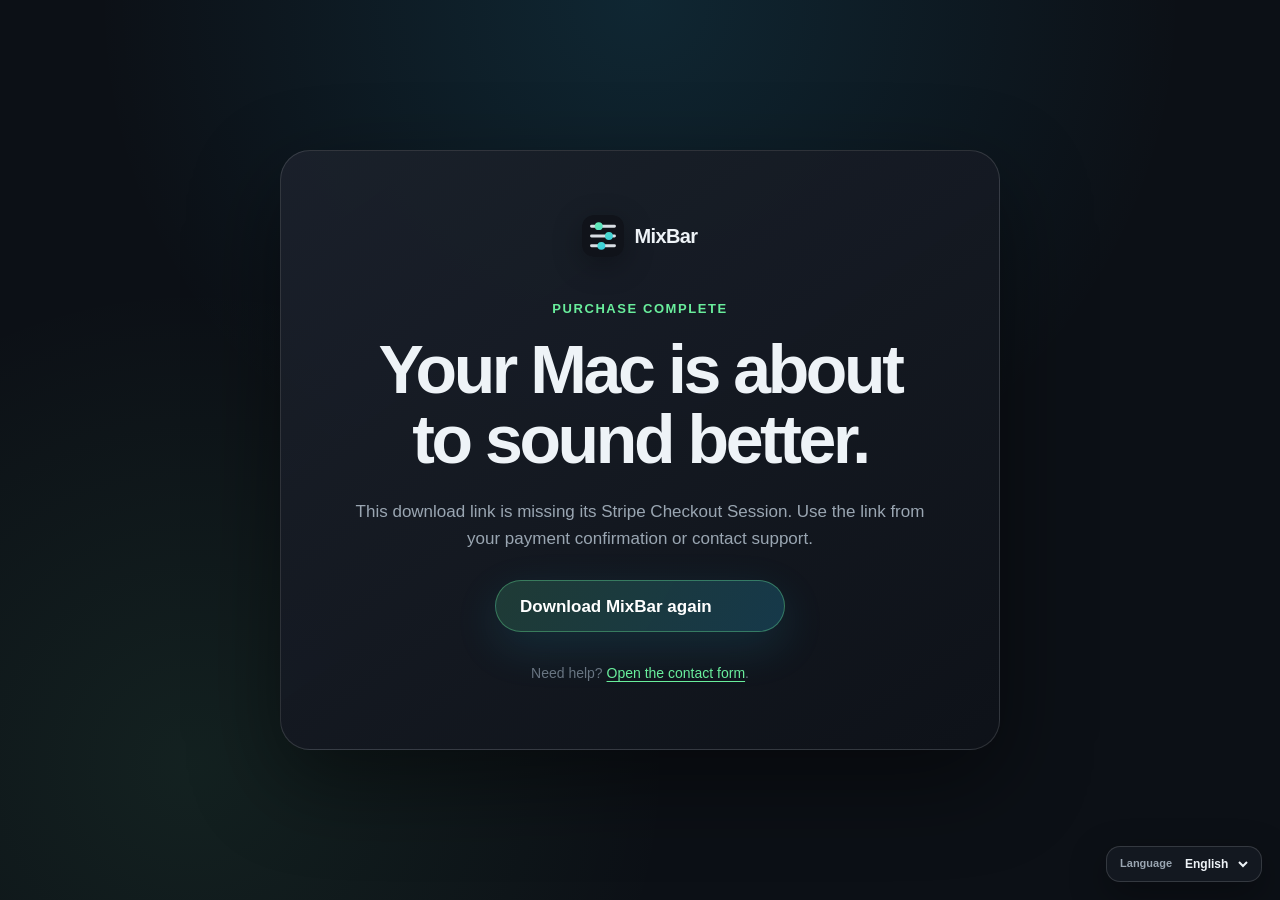
<file: download.html>
<!doctype html>
<html lang="en">
<head>
  <meta charset="utf-8">
  <meta name="viewport" content="width=device-width, initial-scale=1">
  <meta name="robots" content="noindex,nofollow">
  <meta name="theme-color" content="#0c1016">
  <link rel="canonical" href="https://getmixbar.com/download">
  <title>Your MixBar download</title>
  <link rel="icon" href="assets/mixbar-mark.svg" type="image/svg+xml">
  <link rel="stylesheet" href="styles.css">
</head>
<body class="download-page">
  <main class="legal-shell">
    <a class="brand" href="/"><img src="assets/mixbar-mark.svg" alt=""><span>MixBar</span></a>
    <p class="eyebrow">Purchase complete</p>
    <h1>Your Mac is about to sound better.</h1>
    <p id="download-status" aria-live="polite">Preparing your secure download…</p>
    <p><a id="secure-download" class="button button-primary" data-analytics-location="purchase-complete" hidden>Download MixBar again</a></p>
    <div id="download-help" hidden>
      <h2>Install in four small steps</h2>
      <ol>
        <li>Open the downloaded <strong>MixBar DMG</strong>.</li>
        <li>Drag MixBar into the Applications folder.</li>
        <li>Open MixBar from Applications and follow its setup guide.</li>
        <li>Keep this page or open the <a href="install">complete installation guide</a>.</li>
      </ol>
    </div>
    <p class="legal-contact">Need help? <a href="contact">Open the contact form</a>.</p>
  </main>
  <script src="site-config.js?v=20261013-2"></script>
  <script src="marketing-config.js?v=20261020-2"></script>
  <script src="analytics-core.js?v=20261020-2"></script>
  <script src="analytics.js?v=20261020-2"></script>
  <script src="download.js"></script>
  <script src="translations.js?v=20261020-2"></script>
  <script src="i18n.js"></script>
</body>
</html>
</file>
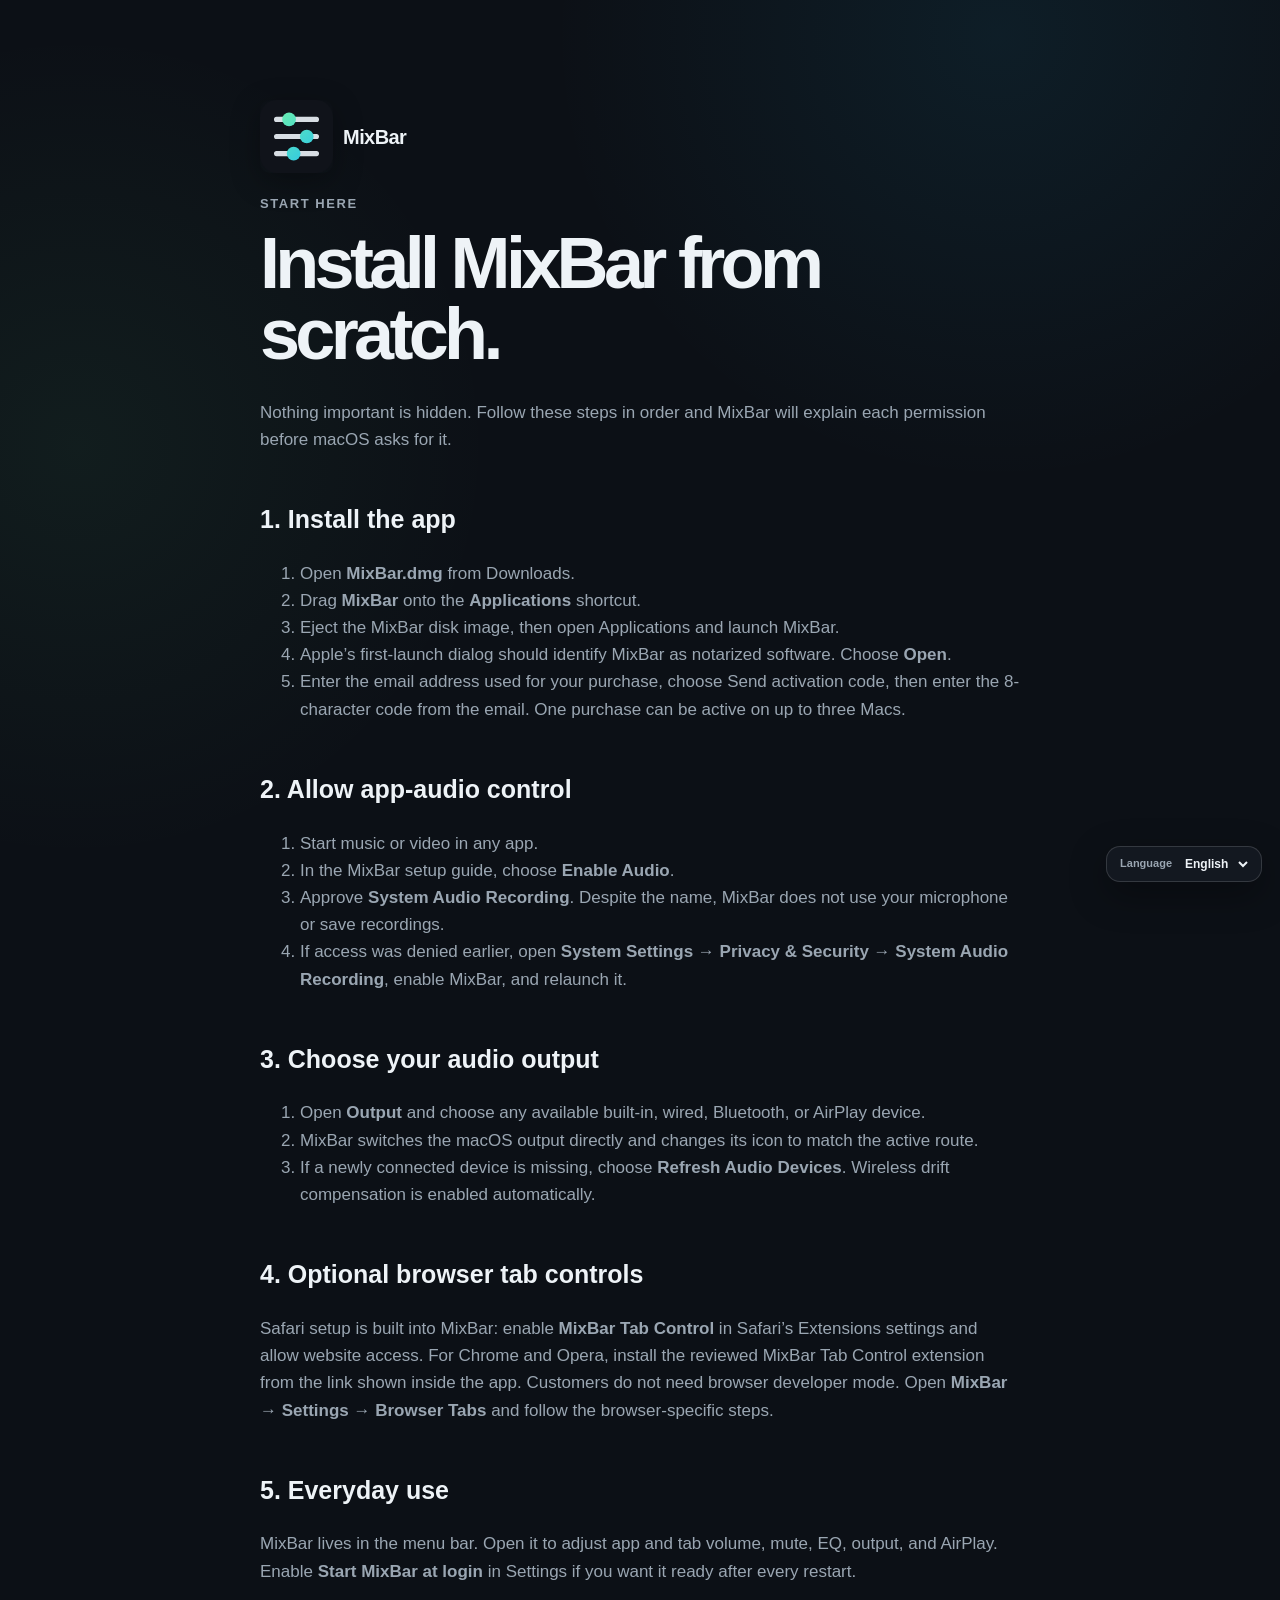
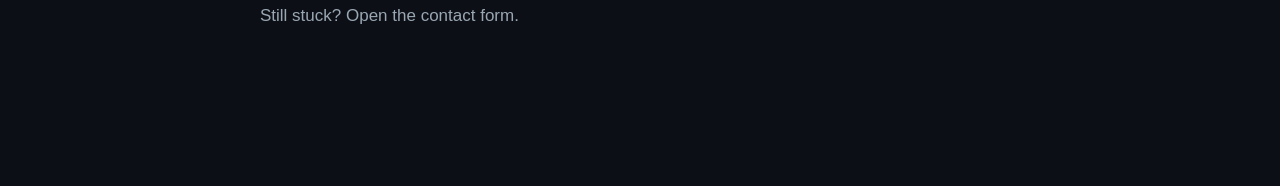
<file: install.html>
<!doctype html>
<html lang="en">
<head>
  <meta charset="utf-8">
  <meta name="viewport" content="width=device-width, initial-scale=1">
  <meta name="theme-color" content="#0c1016">
  <meta name="description" content="Install MixBar on macOS, approve audio access, choose an output, and connect optional browser-tab controls.">
  <meta property="og:title" content="Install and set up MixBar">
  <meta property="og:description" content="Install MixBar on macOS and complete audio and browser setup.">
  <meta property="og:type" content="article">
  <meta property="og:url" content="https://getmixbar.com/install">
  <meta property="og:image" content="https://getmixbar.com/assets/mixbar-social-card.png">
  <meta name="twitter:card" content="summary_large_image">
  <meta name="twitter:title" content="Install and set up MixBar">
  <meta name="twitter:description" content="Install MixBar on macOS and complete audio and browser setup.">
  <meta name="twitter:image" content="https://getmixbar.com/assets/mixbar-social-card.png">
  <link rel="canonical" href="https://getmixbar.com/install">
  <title>Install and set up MixBar</title>
  <link rel="icon" href="assets/mixbar-mark.svg" type="image/svg+xml">
  <link rel="stylesheet" href="styles.css">
</head>
<body>
  <main class="legal shell">
    <a class="brand" href="/"><img src="assets/mixbar-mark.svg" alt=""><span>MixBar</span></a>
    <p class="eyebrow">Start here</p>
    <h1>Install MixBar from scratch.</h1>
    <p>Nothing important is hidden. Follow these steps in order and MixBar will explain each permission before macOS asks for it.</p>

    <h2>1. Install the app</h2>
    <ol>
      <li>Open <strong>MixBar.dmg</strong> from Downloads.</li>
      <li>Drag <strong>MixBar</strong> onto the <strong>Applications</strong> shortcut.</li>
      <li>Eject the MixBar disk image, then open Applications and launch MixBar.</li>
      <li>Apple’s first-launch dialog should identify MixBar as notarized software. Choose <strong>Open</strong>.</li>
      <li>Enter the email address used for your purchase, choose Send activation code, then enter the 8-character code from the email. One purchase can be active on up to three Macs.</li>
    </ol>

    <h2>2. Allow app-audio control</h2>
    <ol>
      <li>Start music or video in any app.</li>
      <li>In the MixBar setup guide, choose <strong>Enable Audio</strong>.</li>
      <li>Approve <strong>System Audio Recording</strong>. Despite the name, MixBar does not use your microphone or save recordings.</li>
      <li>If access was denied earlier, open <strong>System Settings → Privacy &amp; Security → System Audio Recording</strong>, enable MixBar, and relaunch it.</li>
    </ol>

    <h2>3. Choose your audio output</h2>
    <ol>
      <li>Open <strong>Output</strong> and choose any available built-in, wired, Bluetooth, or AirPlay device.</li>
      <li>MixBar switches the macOS output directly and changes its icon to match the active route.</li>
      <li>If a newly connected device is missing, choose <strong>Refresh Audio Devices</strong>. Wireless drift compensation is enabled automatically.</li>
    </ol>

    <h2>4. Optional browser tab controls</h2>
    <p>Safari setup is built into MixBar: enable <strong>MixBar Tab Control</strong> in Safari’s Extensions settings and allow website access. For Chrome and Opera, install the reviewed MixBar Tab Control extension from the link shown inside the app. Customers do not need browser developer mode. Open <strong>MixBar → Settings → Browser Tabs</strong> and follow the browser-specific steps.</p>

    <h2>5. Everyday use</h2>
    <p>MixBar lives in the menu bar. Open it to adjust app and tab volume, mute, EQ, output, and AirPlay. Enable <strong>Start MixBar at login</strong> in Settings if you want it ready after every restart.</p>

    <p class="legal-contact">Still stuck? <a href="contact">Open the contact form</a>.</p>
  </main>
  <script src="marketing-config.js?v=20261020-2"></script>
  <script src="analytics-core.js?v=20261020-2"></script>
  <script src="analytics.js?v=20261020-2"></script>
  <script src="translations.js?v=20261020-2"></script>
  <script src="i18n.js"></script>
</body>
</html>
</file>
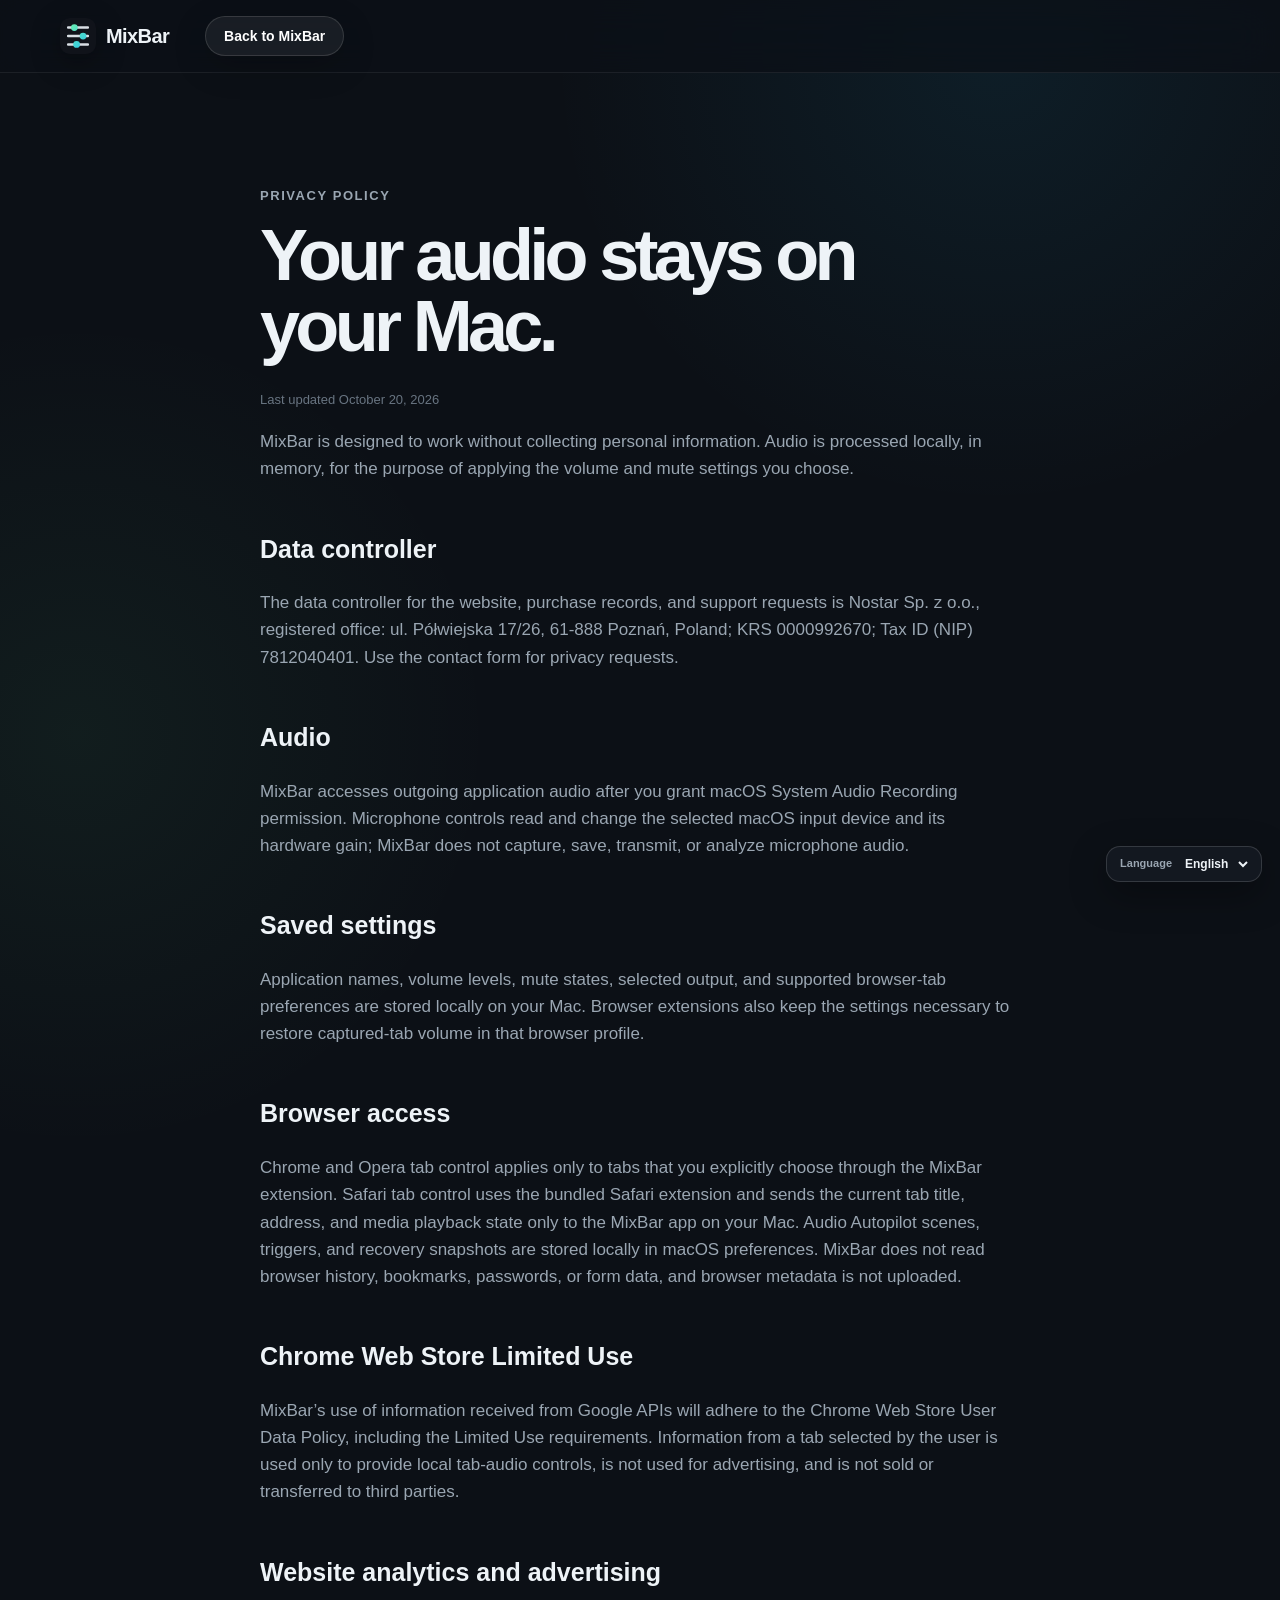
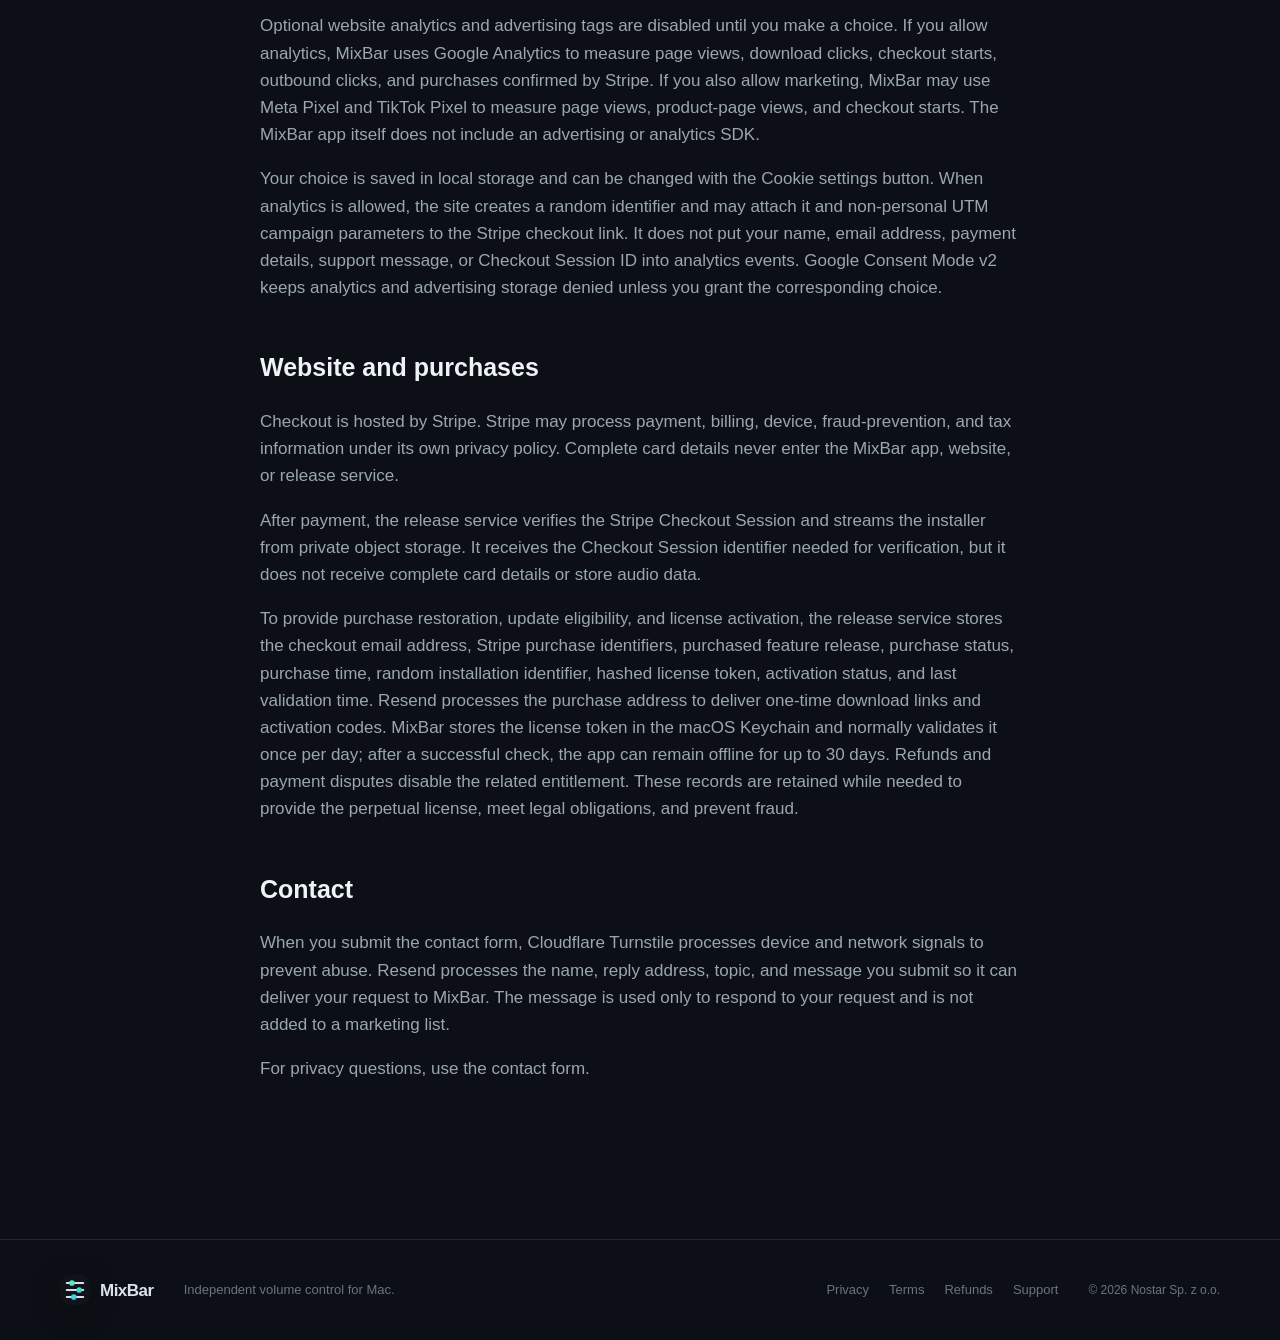
<file: privacy.html>
<!doctype html>
<html lang="en">
<head>
  <meta charset="utf-8">
  <meta name="viewport" content="width=device-width, initial-scale=1">
  <meta name="theme-color" content="#0c1016">
  <meta name="description" content="How MixBar handles local audio, website analytics choices, purchases, licenses, and support data.">
  <meta property="og:title" content="Privacy — MixBar">
  <meta property="og:description" content="How MixBar handles local audio, website analytics choices, purchases, licenses, and support data.">
  <meta property="og:type" content="website">
  <meta property="og:url" content="https://getmixbar.com/privacy">
  <meta property="og:image" content="https://getmixbar.com/assets/mixbar-social-card.png">
  <meta name="twitter:card" content="summary_large_image">
  <meta name="twitter:title" content="Privacy — MixBar">
  <meta name="twitter:description" content="How MixBar handles local audio, website analytics choices, purchases, licenses, and support data.">
  <meta name="twitter:image" content="https://getmixbar.com/assets/mixbar-social-card.png">
  <link rel="canonical" href="https://getmixbar.com/privacy">
  <title>Privacy — MixBar</title>
  <link rel="icon" href="assets/mixbar-mark.svg" type="image/svg+xml">
  <link rel="stylesheet" href="styles.css">
</head>
<body>
  <header class="site-header"><nav class="nav shell"><a class="brand" href="/"><img src="assets/mixbar-mark.svg" width="36" height="36" alt=""><span>MixBar</span></a><a class="button button-small" href="/">Back to MixBar</a></nav></header>
  <main class="legal shell">
    <p class="eyebrow">Privacy policy</p>
    <h1>Your audio stays on your Mac.</h1>
    <p class="updated">Last updated October 20, 2026</p>
    <p>MixBar is designed to work without collecting personal information. Audio is processed locally, in memory, for the purpose of applying the volume and mute settings you choose.</p>
    <h2>Data controller</h2>
    <p>The data controller for the website, purchase records, and support requests is Nostar Sp. z o.o., registered office: ul. Półwiejska 17/26, 61-888 Poznań, Poland; KRS 0000992670; Tax ID (NIP) 7812040401. Use the contact form for privacy requests.</p>
    <h2>Audio</h2>
    <p>MixBar accesses outgoing application audio after you grant macOS System Audio Recording permission. Microphone controls read and change the selected macOS input device and its hardware gain; MixBar does not capture, save, transmit, or analyze microphone audio.</p>
    <h2>Saved settings</h2>
    <p>Application names, volume levels, mute states, selected output, and supported browser-tab preferences are stored locally on your Mac. Browser extensions also keep the settings necessary to restore captured-tab volume in that browser profile.</p>
    <h2>Browser access</h2>
    <p>Chrome and Opera tab control applies only to tabs that you explicitly choose through the MixBar extension. Safari tab control uses the bundled Safari extension and sends the current tab title, address, and media playback state only to the MixBar app on your Mac. Audio Autopilot scenes, triggers, and recovery snapshots are stored locally in macOS preferences. MixBar does not read browser history, bookmarks, passwords, or form data, and browser metadata is not uploaded.</p>
    <h2>Chrome Web Store Limited Use</h2>
    <p>MixBar’s use of information received from Google APIs will adhere to the Chrome Web Store User Data Policy, including the Limited Use requirements. Information from a tab selected by the user is used only to provide local tab-audio controls, is not used for advertising, and is not sold or transferred to third parties.</p>
    <h2>Website analytics and advertising</h2>
    <p>Optional website analytics and advertising tags are disabled until you make a choice. If you allow analytics, MixBar uses Google Analytics to measure page views, download clicks, checkout starts, outbound clicks, and purchases confirmed by Stripe. If you also allow marketing, MixBar may use Meta Pixel and TikTok Pixel to measure page views, product-page views, and checkout starts. The MixBar app itself does not include an advertising or analytics SDK.</p>
    <p>Your choice is saved in local storage and can be changed with the Cookie settings button. When analytics is allowed, the site creates a random identifier and may attach it and non-personal UTM campaign parameters to the Stripe checkout link. It does not put your name, email address, payment details, support message, or Checkout Session ID into analytics events. Google Consent Mode v2 keeps analytics and advertising storage denied unless you grant the corresponding choice.</p>
    <h2>Website and purchases</h2>
    <p>Checkout is hosted by Stripe. Stripe may process payment, billing, device, fraud-prevention, and tax information under its own privacy policy. Complete card details never enter the MixBar app, website, or release service.</p>
    <p>After payment, the release service verifies the Stripe Checkout Session and streams the installer from private object storage. It receives the Checkout Session identifier needed for verification, but it does not receive complete card details or store audio data.</p>
    <p>To provide purchase restoration, update eligibility, and license activation, the release service stores the checkout email address, Stripe purchase identifiers, purchased feature release, purchase status, purchase time, random installation identifier, hashed license token, activation status, and last validation time. Resend processes the purchase address to deliver one-time download links and activation codes. MixBar stores the license token in the macOS Keychain and normally validates it once per day; after a successful check, the app can remain offline for up to 30 days. Refunds and payment disputes disable the related entitlement. These records are retained while needed to provide the perpetual license, meet legal obligations, and prevent fraud.</p>
    <h2>Contact</h2>
    <p>When you submit the contact form, Cloudflare Turnstile processes device and network signals to prevent abuse. Resend processes the name, reply address, topic, and message you submit so it can deliver your request to MixBar. The message is used only to respond to your request and is not added to a marketing list.</p>
    <p>For privacy questions, use the <a href="contact">contact form</a>.</p>
  </main>
  <footer><div class="shell footer-grid"><a class="brand" href="/"><img src="assets/mixbar-mark.svg" width="30" height="30" alt=""><span>MixBar</span></a><p>Independent volume control for Mac.</p><div><a href="privacy">Privacy</a><a href="terms">Terms</a><a href="refunds">Refunds</a><a href="contact">Support</a></div><small>© 2026 Nostar Sp. z o.o.</small></div></footer>
  <script src="marketing-config.js?v=20261020-2"></script>
  <script src="analytics-core.js?v=20261020-2"></script>
  <script src="analytics.js?v=20261020-2"></script>
  <script src="translations.js?v=20261020-2"></script>
  <script src="i18n.js"></script>
</body>
</html>
</file>
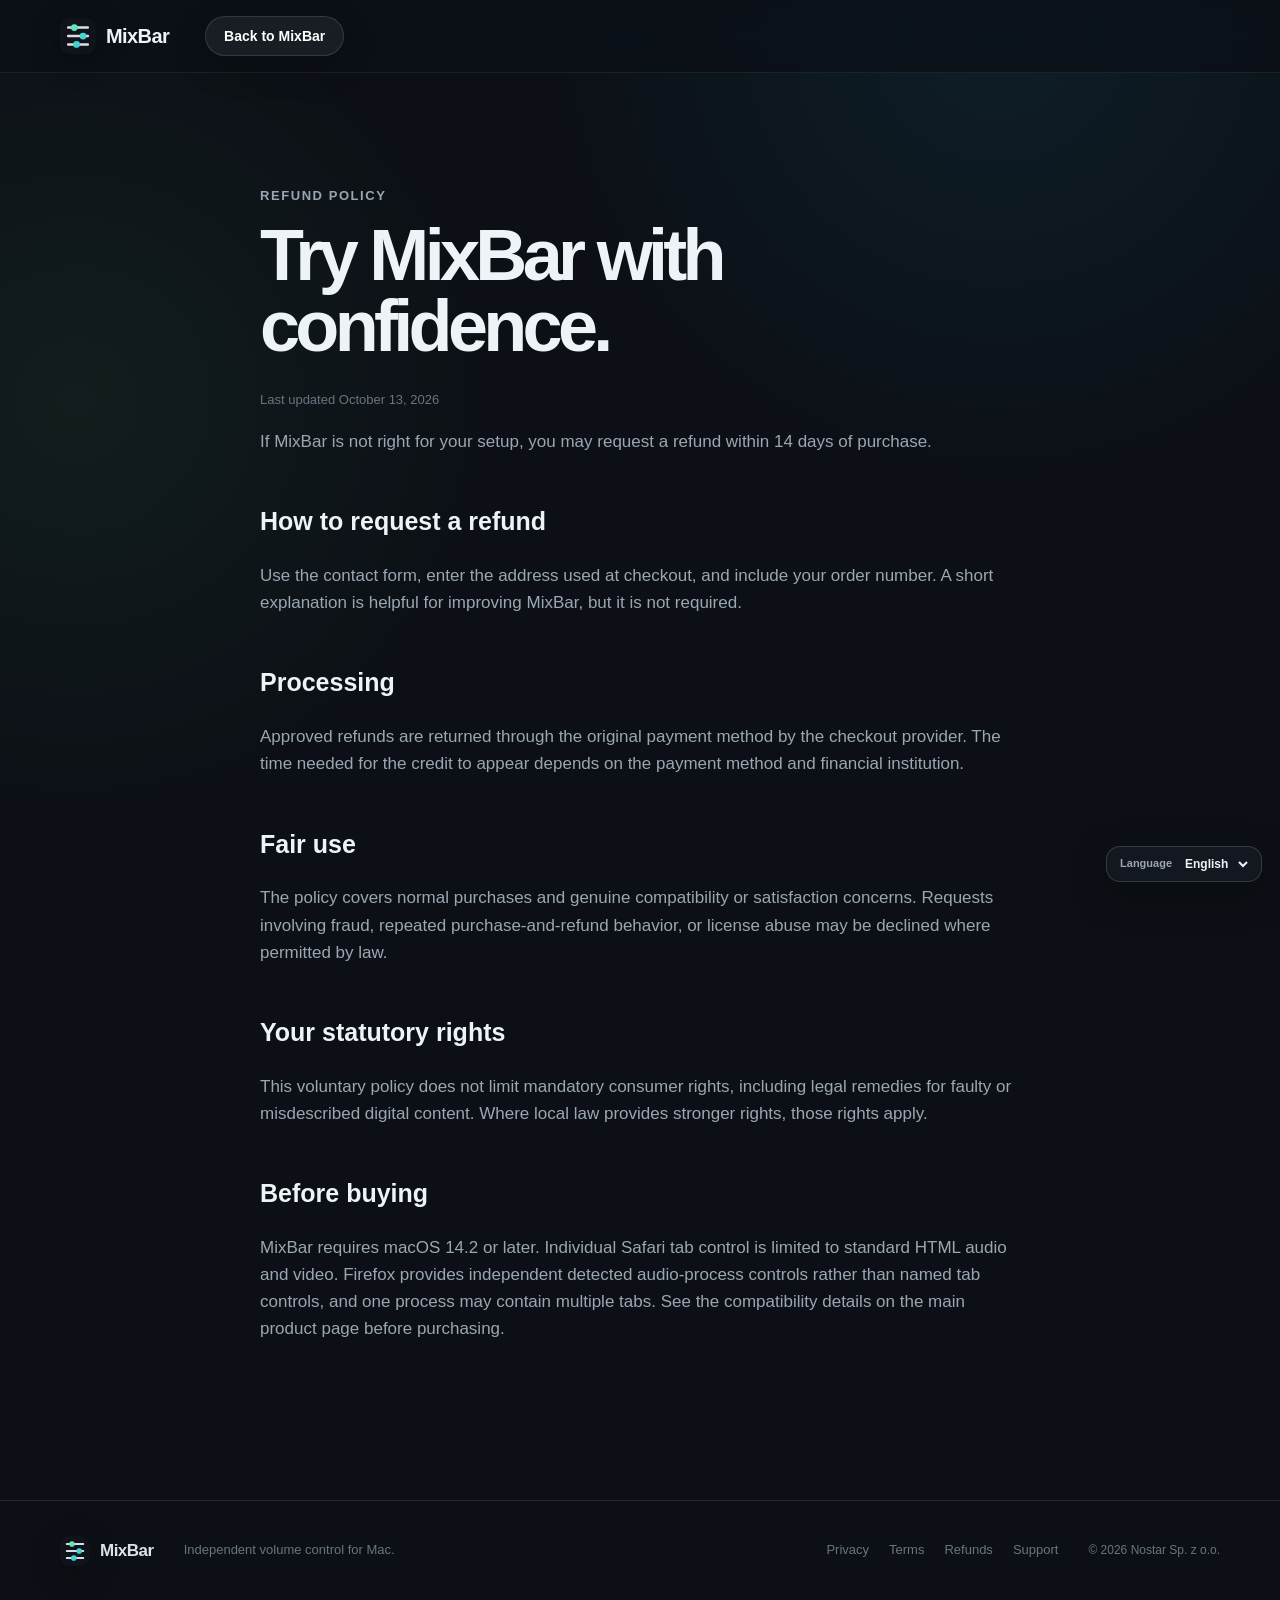
<file: refunds.html>
<!doctype html>
<html lang="en">
<head>
  <meta charset="utf-8">
  <meta name="viewport" content="width=device-width, initial-scale=1">
  <meta name="theme-color" content="#0c1016">
  <meta name="description" content="Refund policy for MixBar purchases.">
  <meta property="og:title" content="Refunds — MixBar">
  <meta property="og:description" content="Read the 14-day MixBar refund policy and request process.">
  <meta property="og:type" content="website">
  <meta property="og:url" content="https://getmixbar.com/refunds">
  <meta property="og:image" content="https://getmixbar.com/assets/mixbar-social-card.png">
  <meta name="twitter:card" content="summary_large_image">
  <meta name="twitter:title" content="Refunds — MixBar">
  <meta name="twitter:description" content="Read the 14-day MixBar refund policy and request process.">
  <meta name="twitter:image" content="https://getmixbar.com/assets/mixbar-social-card.png">
  <link rel="canonical" href="https://getmixbar.com/refunds">
  <title>Refunds — MixBar</title>
  <link rel="icon" href="assets/mixbar-mark.svg" type="image/svg+xml">
  <link rel="stylesheet" href="styles.css">
</head>
<body>
  <header class="site-header"><nav class="nav shell"><a class="brand" href="/"><img src="assets/mixbar-mark.svg" width="36" height="36" alt=""><span>MixBar</span></a><a class="button button-small" href="/">Back to MixBar</a></nav></header>
  <main class="legal shell">
    <p class="eyebrow">Refund policy</p>
    <h1>Try MixBar with confidence.</h1>
    <p class="updated">Last updated October 13, 2026</p>
    <p>If MixBar is not right for your setup, you may request a refund within 14 days of purchase.</p>

    <h2>How to request a refund</h2>
    <p>Use the <a href="contact">contact form</a>, enter the address used at checkout, and include your order number. A short explanation is helpful for improving MixBar, but it is not required.</p>

    <h2>Processing</h2>
    <p>Approved refunds are returned through the original payment method by the checkout provider. The time needed for the credit to appear depends on the payment method and financial institution.</p>

    <h2>Fair use</h2>
    <p>The policy covers normal purchases and genuine compatibility or satisfaction concerns. Requests involving fraud, repeated purchase-and-refund behavior, or license abuse may be declined where permitted by law.</p>

    <h2>Your statutory rights</h2>
    <p>This voluntary policy does not limit mandatory consumer rights, including legal remedies for faulty or misdescribed digital content. Where local law provides stronger rights, those rights apply.</p>

    <h2>Before buying</h2>
    <p>MixBar requires macOS 14.2 or later. Individual Safari tab control is limited to standard HTML audio and video. Firefox provides independent detected audio-process controls rather than named tab controls, and one process may contain multiple tabs. See the compatibility details on the main product page before purchasing.</p>
  </main>
  <footer><div class="shell footer-grid"><a class="brand" href="/"><img src="assets/mixbar-mark.svg" width="30" height="30" alt=""><span>MixBar</span></a><p>Independent volume control for Mac.</p><div><a href="privacy">Privacy</a><a href="terms">Terms</a><a href="refunds">Refunds</a><a href="contact">Support</a></div><small>© 2026 Nostar Sp. z o.o.</small></div></footer>
  <script src="marketing-config.js?v=20261020-2"></script>
  <script src="analytics-core.js?v=20261020-2"></script>
  <script src="analytics.js?v=20261020-2"></script>
  <script src="translations.js?v=20261020-2"></script>
  <script src="i18n.js"></script>
</body>
</html>
</file>
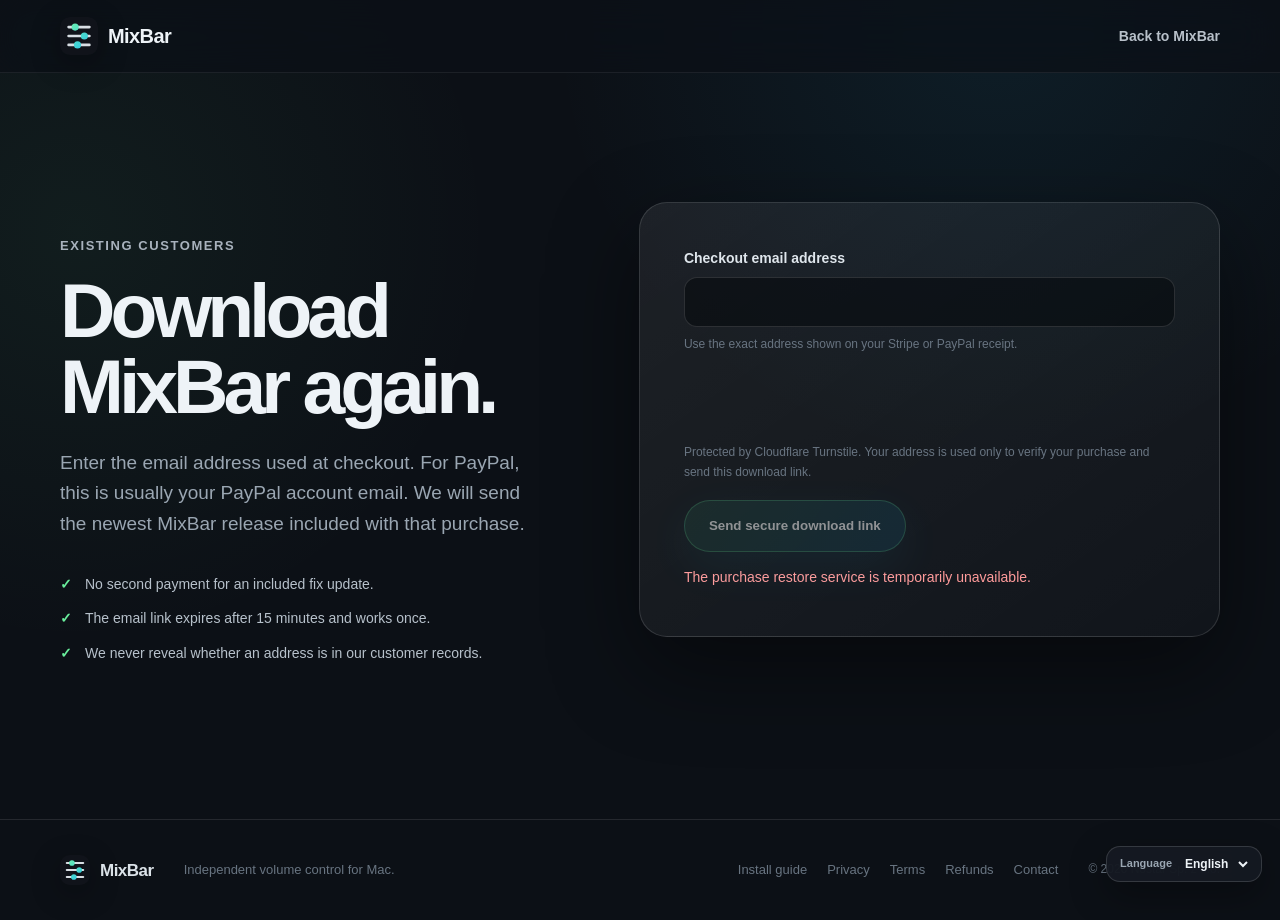
<file: restore.html>
<!doctype html>
<html lang="en">
<head>
  <meta charset="utf-8">
  <meta name="viewport" content="width=device-width, initial-scale=1">
  <meta name="theme-color" content="#0c1016">
  <meta name="description" content="Restore a MixBar download you already purchased.">
  <meta property="og:title" content="Restore purchase — MixBar">
  <meta property="og:description" content="Restore a MixBar download you already purchased.">
  <meta property="og:type" content="website">
  <meta property="og:url" content="https://getmixbar.com/restore">
  <meta property="og:image" content="https://getmixbar.com/assets/mixbar-social-card.png">
  <meta name="twitter:card" content="summary_large_image">
  <meta name="twitter:title" content="Restore purchase — MixBar">
  <meta name="twitter:description" content="Restore a MixBar download you already purchased.">
  <meta name="twitter:image" content="https://getmixbar.com/assets/mixbar-social-card.png">
  <link rel="canonical" href="https://getmixbar.com/restore">
  <title>Restore purchase — MixBar</title>
  <link rel="icon" href="assets/mixbar-mark.svg" type="image/svg+xml">
  <link rel="stylesheet" href="styles.css">
  <link rel="stylesheet" href="contact.css">
</head>
<body>
  <a class="skip-link" href="#restore-form">Skip to the restore form</a>
  <header class="site-header">
    <nav class="shell nav" aria-label="Primary navigation">
      <a class="brand" href="/"><img src="assets/mixbar-mark.svg" width="38" height="38" alt=""><span>MixBar</span></a>
      <div class="nav-links"><a href="/">Back to MixBar</a></div>
    </nav>
  </header>

  <main class="contact-page">
    <section class="shell contact-layout">
      <div class="contact-intro">
        <div class="eyebrow">Existing customers</div>
        <h1>Download MixBar again.</h1>
        <p>Enter the email address used at checkout. For PayPal, this is usually your PayPal account email. We will send the newest MixBar release included with that purchase.</p>
        <ul class="contact-promises">
          <li>No second payment for an included fix update.</li>
          <li>The email link expires after 15 minutes and works once.</li>
          <li>We never reveal whether an address is in our customer records.</li>
        </ul>
      </div>

      <div class="contact-card">
        <form id="restore-form" novalidate>
          <div class="form-field">
            <label for="restore-email">Checkout email address</label>
            <input id="restore-email" name="email" type="email" inputmode="email" autocomplete="email" maxlength="254" required>
            <p class="field-hint">Use the exact address shown on your Stripe or PayPal receipt.</p>
          </div>

          <div class="honeypot" aria-hidden="true">
            <label for="restore-company">Company website</label>
            <input id="restore-company" name="company" type="text" tabindex="-1" autocomplete="off">
          </div>
          <input id="restore-started-at" name="startedAt" type="hidden">

          <div id="restore-turnstile" class="turnstile-slot" aria-label="Anti-spam verification"></div>
          <p class="privacy-note">Protected by Cloudflare Turnstile. Your address is used only to verify your purchase and send this download link.</p>
          <button class="button button-primary contact-submit" type="submit" disabled>Send secure download link</button>
          <p id="restore-status" class="contact-status" role="status" aria-live="polite"></p>
        </form>
      </div>
    </section>
  </main>

  <footer>
    <div class="shell footer-grid">
      <a class="brand" href="/"><img src="assets/mixbar-mark.svg" width="30" height="30" alt=""><span>MixBar</span></a>
      <p>Independent volume control for Mac.</p>
      <div><a href="install">Install guide</a><a href="privacy">Privacy</a><a href="terms">Terms</a><a href="refunds">Refunds</a><a href="contact">Contact</a></div>
      <small>© 2026 Nostar Sp. z o.o.</small>
    </div>
  </footer>

  <script src="site-config.js?v=20261013-2"></script>
  <script src="marketing-config.js?v=20261020-2"></script>
  <script src="analytics-core.js?v=20261020-2"></script>
  <script src="analytics.js?v=20261020-2"></script>
  <script src="translations.js?v=20261020-2"></script>
  <script src="i18n.js"></script>
  <script src="restore.js"></script>
</body>
</html>
</file>
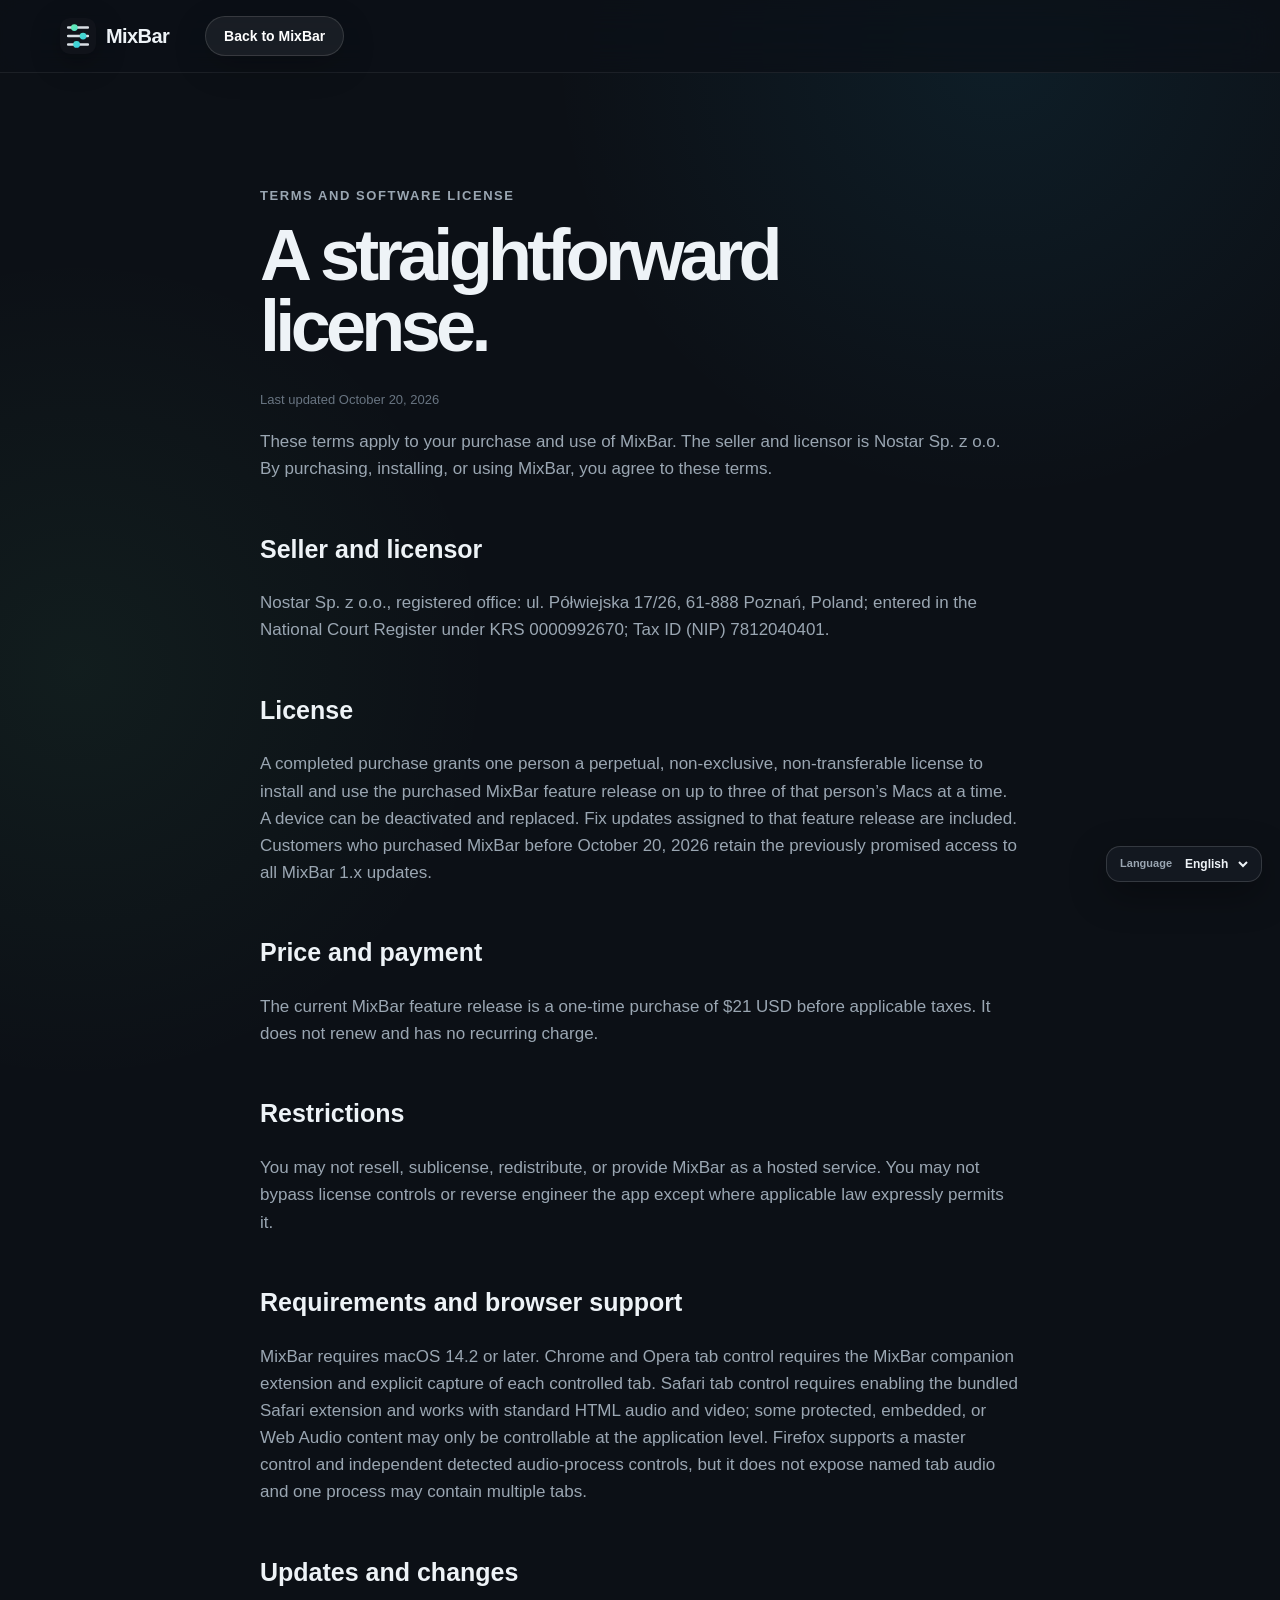
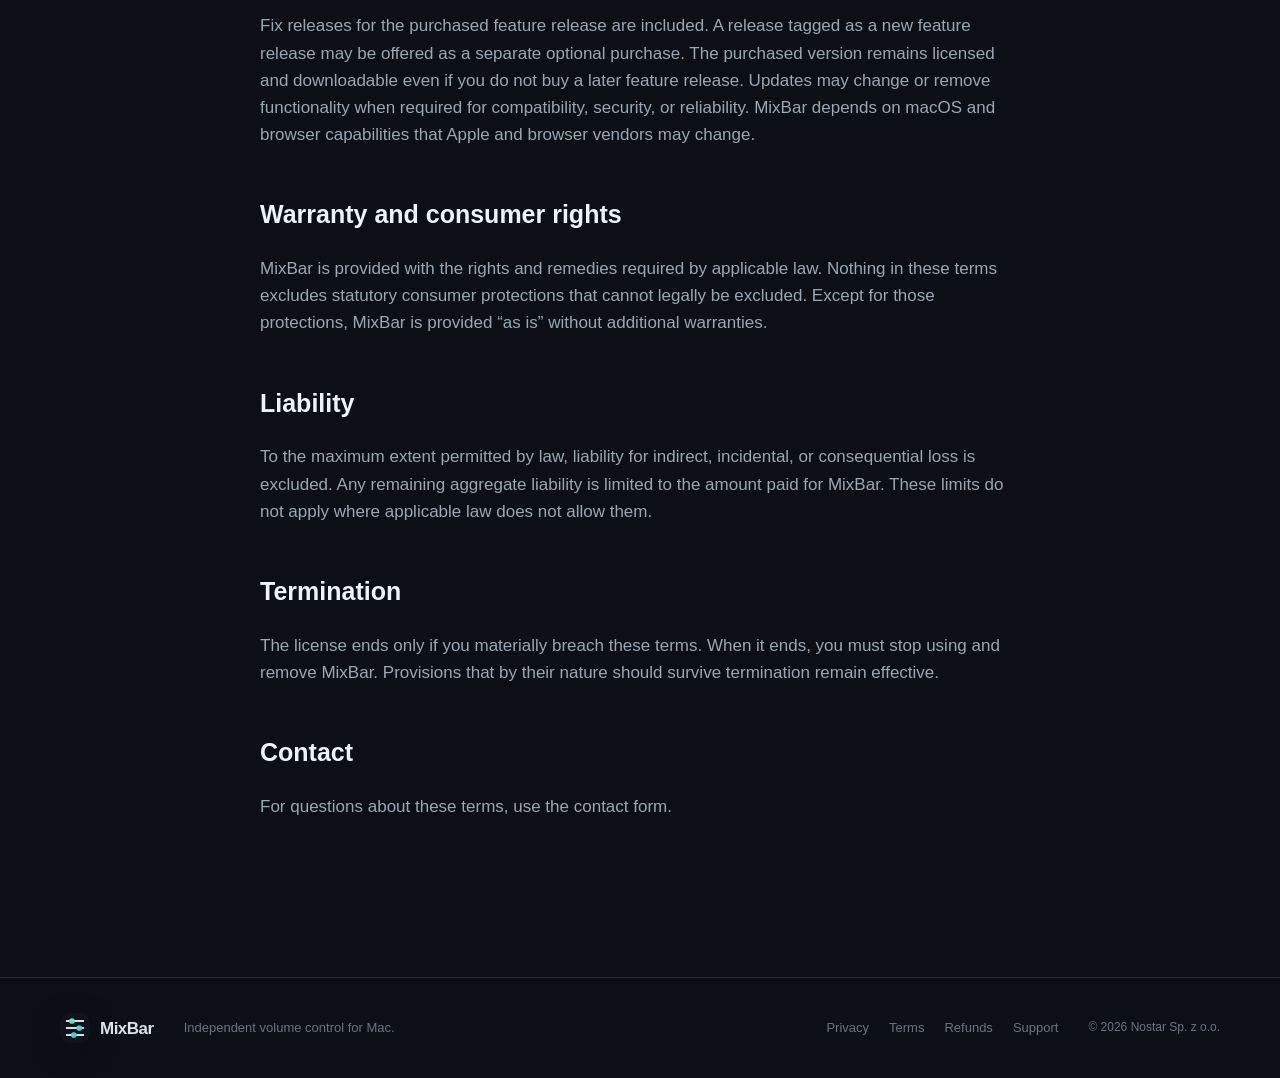
<file: terms.html>
<!doctype html>
<html lang="en">
<head>
  <meta charset="utf-8">
  <meta name="viewport" content="width=device-width, initial-scale=1">
  <meta name="theme-color" content="#0c1016">
  <meta name="description" content="Terms of use and software license for MixBar.">
  <meta property="og:title" content="Terms — MixBar">
  <meta property="og:description" content="Terms of use and software license for MixBar.">
  <meta property="og:type" content="website">
  <meta property="og:url" content="https://getmixbar.com/terms">
  <meta property="og:image" content="https://getmixbar.com/assets/mixbar-social-card.png">
  <meta name="twitter:card" content="summary_large_image">
  <meta name="twitter:title" content="Terms — MixBar">
  <meta name="twitter:description" content="Terms of use and software license for MixBar.">
  <meta name="twitter:image" content="https://getmixbar.com/assets/mixbar-social-card.png">
  <link rel="canonical" href="https://getmixbar.com/terms">
  <title>Terms — MixBar</title>
  <link rel="icon" href="assets/mixbar-mark.svg" type="image/svg+xml">
  <link rel="stylesheet" href="styles.css">
</head>
<body>
  <header class="site-header"><nav class="nav shell"><a class="brand" href="/"><img src="assets/mixbar-mark.svg" width="36" height="36" alt=""><span>MixBar</span></a><a class="button button-small" href="/">Back to MixBar</a></nav></header>
  <main class="legal shell">
    <p class="eyebrow">Terms and software license</p>
    <h1>A straightforward license.</h1>
    <p class="updated">Last updated October 20, 2026</p>
    <p>These terms apply to your purchase and use of MixBar. The seller and licensor is Nostar Sp. z o.o. By purchasing, installing, or using MixBar, you agree to these terms.</p>

    <h2>Seller and licensor</h2>
    <p>Nostar Sp. z o.o., registered office: ul. Półwiejska 17/26, 61-888 Poznań, Poland; entered in the National Court Register under KRS 0000992670; Tax ID (NIP) 7812040401.</p>

    <h2>License</h2>
    <p>A completed purchase grants one person a perpetual, non-exclusive, non-transferable license to install and use the purchased MixBar feature release on up to three of that person’s Macs at a time. A device can be deactivated and replaced. Fix updates assigned to that feature release are included. Customers who purchased MixBar before October 20, 2026 retain the previously promised access to all MixBar 1.x updates.</p>

    <h2>Price and payment</h2>
    <p>The current MixBar feature release is a one-time purchase of $21 USD before applicable taxes. It does not renew and has no recurring charge.</p>

    <h2>Restrictions</h2>
    <p>You may not resell, sublicense, redistribute, or provide MixBar as a hosted service. You may not bypass license controls or reverse engineer the app except where applicable law expressly permits it.</p>

    <h2>Requirements and browser support</h2>
    <p>MixBar requires macOS 14.2 or later. Chrome and Opera tab control requires the MixBar companion extension and explicit capture of each controlled tab. Safari tab control requires enabling the bundled Safari extension and works with standard HTML audio and video; some protected, embedded, or Web Audio content may only be controllable at the application level. Firefox supports a master control and independent detected audio-process controls, but it does not expose named tab audio and one process may contain multiple tabs.</p>

    <h2>Updates and changes</h2>
    <p>Fix releases for the purchased feature release are included. A release tagged as a new feature release may be offered as a separate optional purchase. The purchased version remains licensed and downloadable even if you do not buy a later feature release. Updates may change or remove functionality when required for compatibility, security, or reliability. MixBar depends on macOS and browser capabilities that Apple and browser vendors may change.</p>

    <h2>Warranty and consumer rights</h2>
    <p>MixBar is provided with the rights and remedies required by applicable law. Nothing in these terms excludes statutory consumer protections that cannot legally be excluded. Except for those protections, MixBar is provided “as is” without additional warranties.</p>

    <h2>Liability</h2>
    <p>To the maximum extent permitted by law, liability for indirect, incidental, or consequential loss is excluded. Any remaining aggregate liability is limited to the amount paid for MixBar. These limits do not apply where applicable law does not allow them.</p>

    <h2>Termination</h2>
    <p>The license ends only if you materially breach these terms. When it ends, you must stop using and remove MixBar. Provisions that by their nature should survive termination remain effective.</p>

    <h2>Contact</h2>
    <p>For questions about these terms, use the <a href="contact">contact form</a>.</p>
  </main>
  <footer><div class="shell footer-grid"><a class="brand" href="/"><img src="assets/mixbar-mark.svg" width="30" height="30" alt=""><span>MixBar</span></a><p>Independent volume control for Mac.</p><div><a href="privacy">Privacy</a><a href="terms">Terms</a><a href="refunds">Refunds</a><a href="contact">Support</a></div><small>© 2026 Nostar Sp. z o.o.</small></div></footer>
  <script src="marketing-config.js?v=20261020-2"></script>
  <script src="analytics-core.js?v=20261020-2"></script>
  <script src="analytics.js?v=20261020-2"></script>
  <script src="translations.js?v=20261020-2"></script>
  <script src="i18n.js"></script>
</body>
</html>
</file>
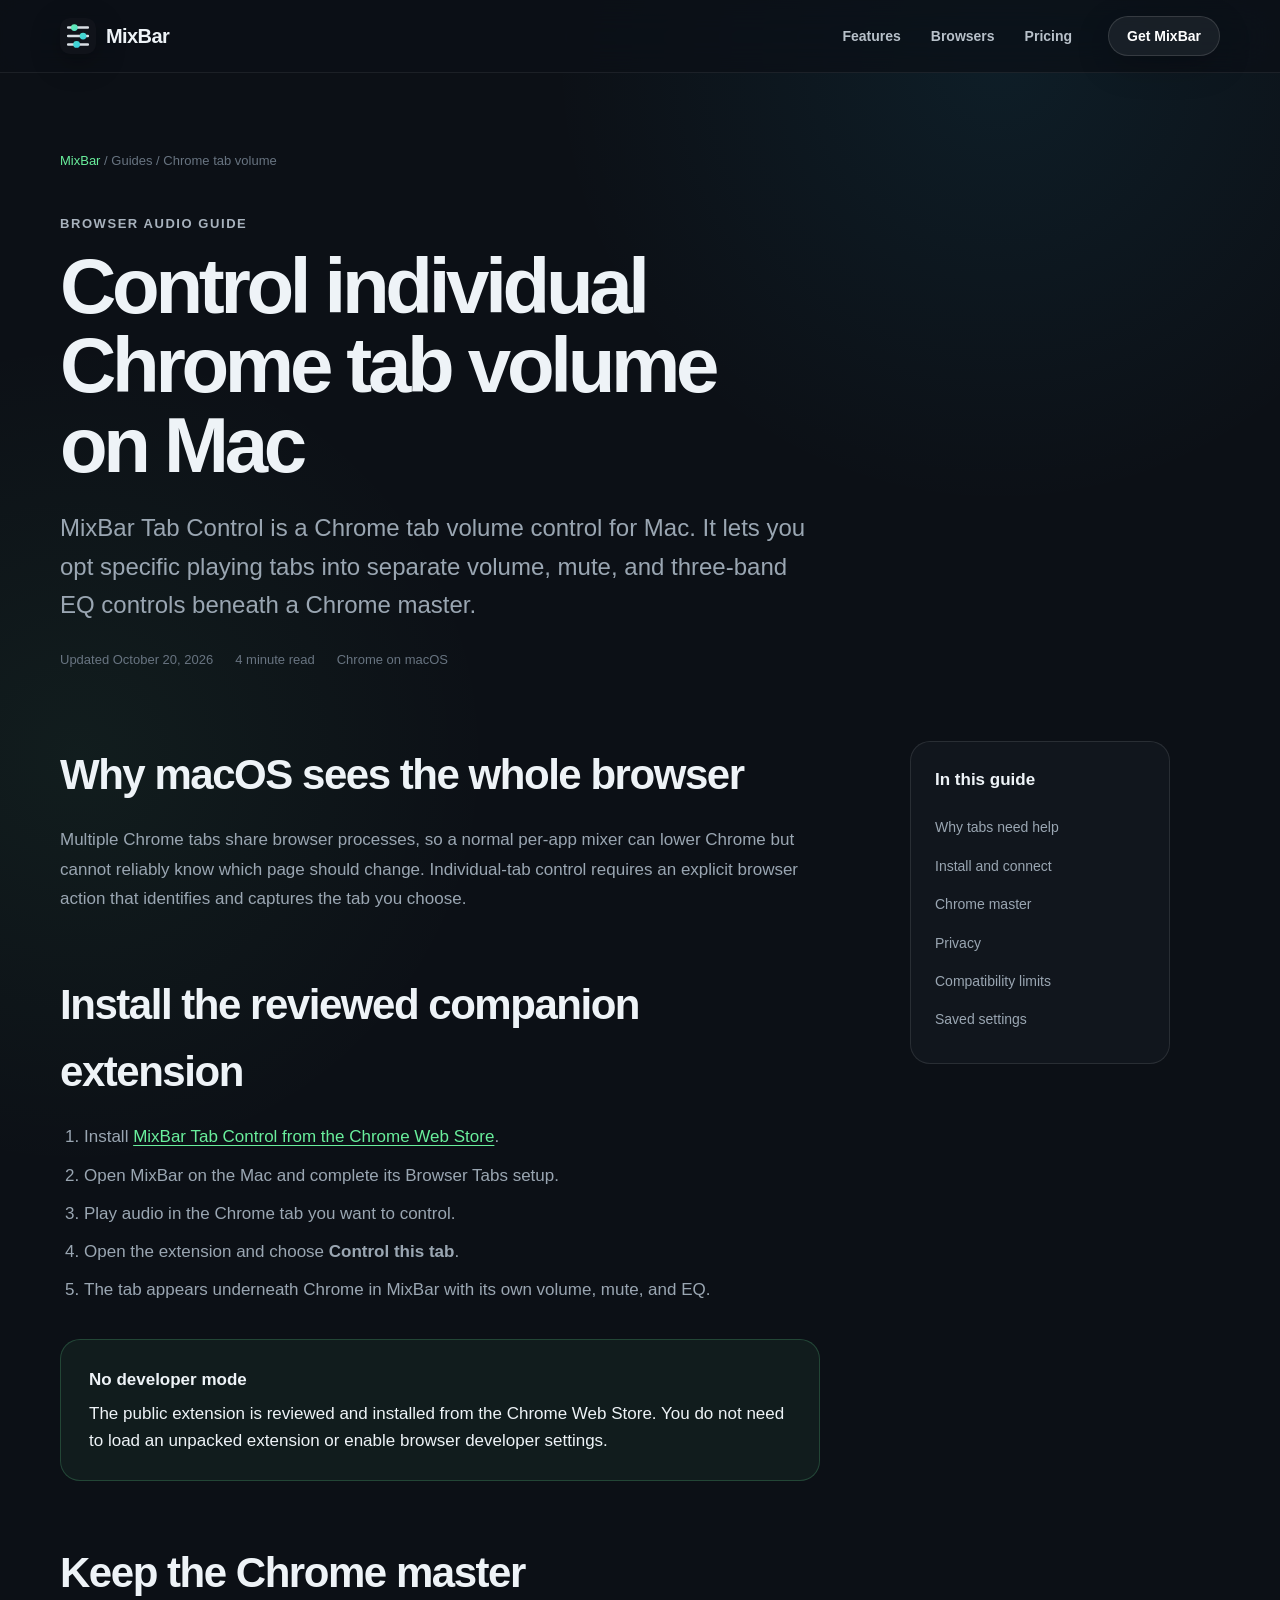
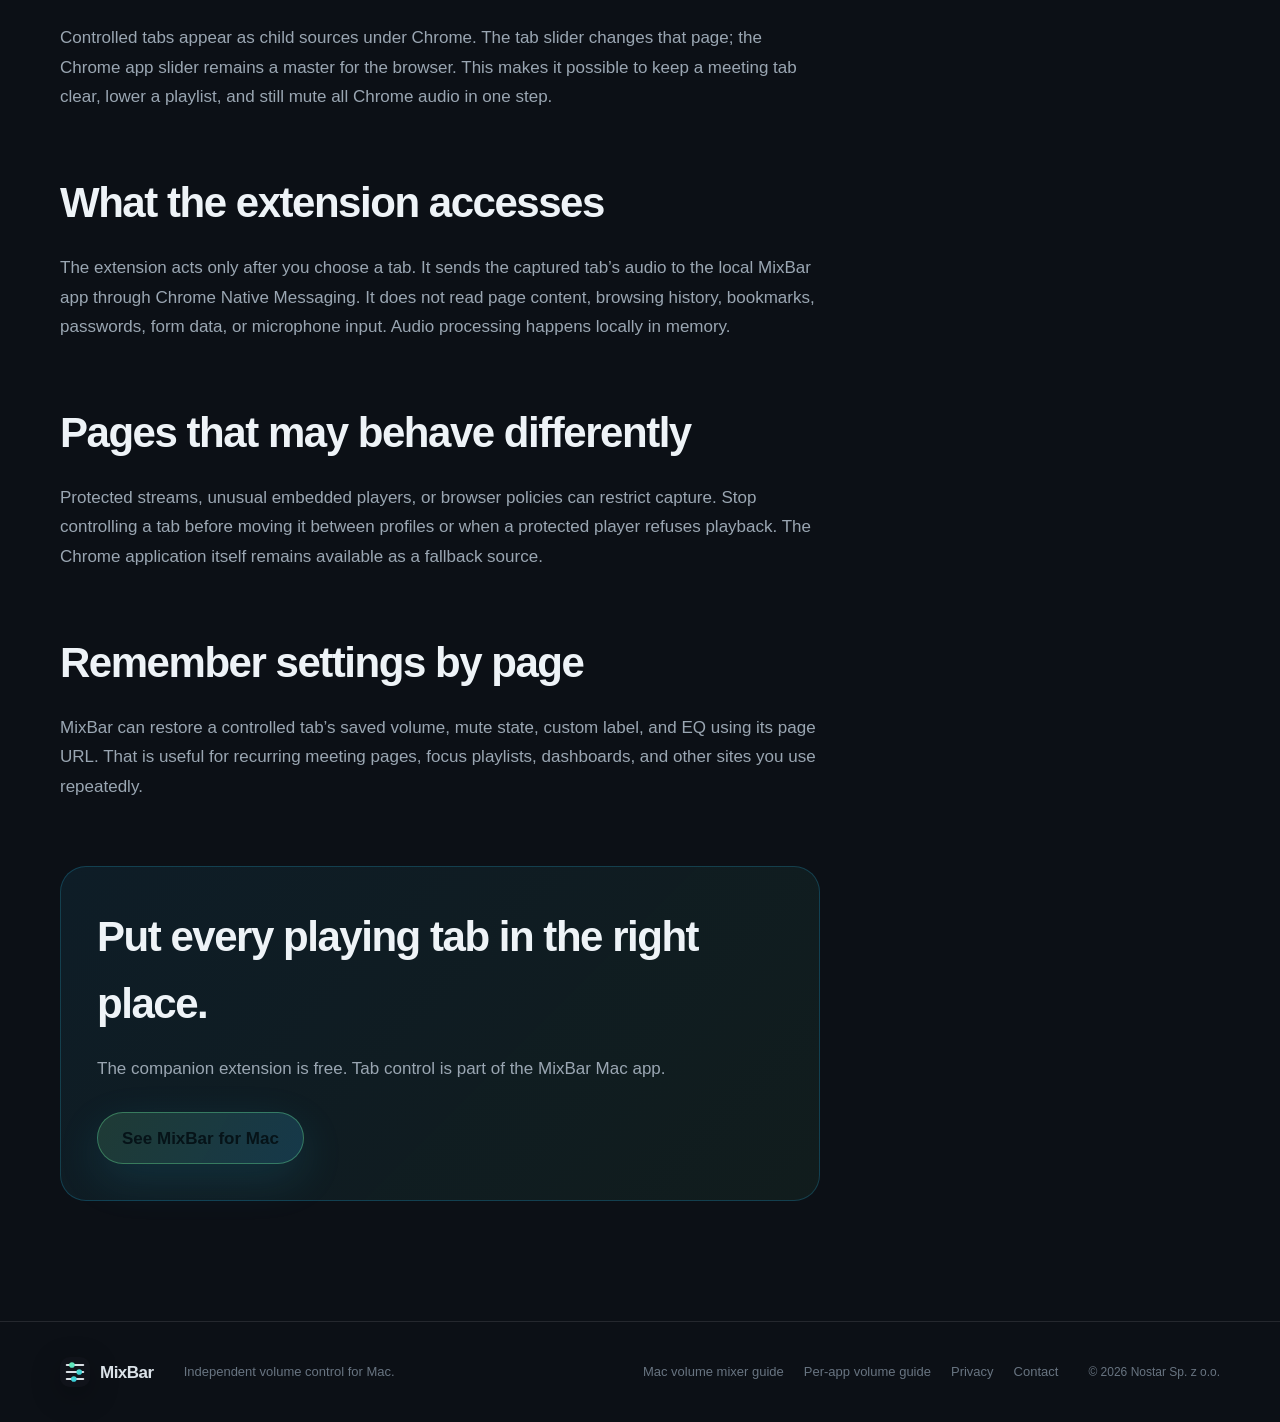
<file: guides/control-chrome-tab-volume-mac.html>
<!doctype html>
<html lang="en">
<head>
  <meta charset="utf-8"><meta name="viewport" content="width=device-width, initial-scale=1"><meta name="theme-color" content="#0c1016">
  <meta name="description" content="Control the volume of individual Chrome tabs on Mac while keeping a separate Chrome master volume. Learn how MixBar Tab Control works and what it accesses.">
  <meta name="robots" content="index,follow"><meta property="og:title" content="Control individual Chrome tab volume on Mac — MixBar"><meta property="og:description" content="Choose a playing Chrome tab, give it a separate volume and EQ, and keep a browser-level master."><meta property="og:type" content="article"><meta property="og:url" content="https://getmixbar.com/guides/control-chrome-tab-volume-mac"><meta property="og:image" content="https://getmixbar.com/assets/mixbar-social-card.png"><meta name="twitter:card" content="summary_large_image">
  <link rel="canonical" href="https://getmixbar.com/guides/control-chrome-tab-volume-mac"><title>Control Individual Chrome Tab Volume on Mac | MixBar</title><link rel="icon" href="../assets/mixbar-mark.svg" type="image/svg+xml"><link rel="stylesheet" href="../styles.css?v=20261015-1"><link rel="stylesheet" href="../guides.css?v=20261015-1">
  <script type="application/ld+json">{"@context":"https://schema.org","@graph":[{"@type":"Article","headline":"Control Individual Chrome Tab Volume on Mac","description":"Control the volume of individual Chrome tabs on Mac while keeping a separate Chrome master volume.","image":"https://getmixbar.com/assets/mixbar-social-card.png","datePublished":"2026-10-15","dateModified":"2026-10-20","mainEntityOfPage":"https://getmixbar.com/guides/control-chrome-tab-volume-mac","author":{"@type":"Organization","name":"Nostar Sp. z o.o.","url":"https://getmixbar.com/"}},{"@type":"BreadcrumbList","itemListElement":[{"@type":"ListItem","position":1,"name":"MixBar","item":"https://getmixbar.com/"},{"@type":"ListItem","position":2,"name":"Chrome tab volume on Mac","item":"https://getmixbar.com/guides/control-chrome-tab-volume-mac"}]}]}</script>
</head>
<body>
  <header class="site-header"><nav class="nav shell" aria-label="Main navigation"><a class="brand" href="../"><img src="../assets/mixbar-mark.svg" width="36" height="36" alt=""><span>MixBar</span></a><div class="nav-links"><a href="../#features">Features</a><a href="../#browsers">Browsers</a><a href="../#pricing">Pricing</a></div><a class="button button-small" href="../#pricing">Get MixBar</a></nav></header>
  <main class="guide-page shell">
    <div class="guide-breadcrumbs"><a href="../">MixBar</a> / Guides / Chrome tab volume</div>
    <header class="guide-hero"><div class="eyebrow">Browser audio guide</div><h1>Control individual Chrome tab volume on Mac</h1><p class="lede">MixBar Tab Control is a Chrome tab volume control for Mac. It lets you opt specific playing tabs into separate volume, mute, and three-band EQ controls beneath a Chrome master.</p><div class="guide-meta"><span>Updated October 20, 2026</span><span>4 minute read</span><span>Chrome on macOS</span></div></header>
    <div class="guide-layout">
      <article class="guide-content">
        <h2 id="problem">Why macOS sees the whole browser</h2><p>Multiple Chrome tabs share browser processes, so a normal per-app mixer can lower Chrome but cannot reliably know which page should change. Individual-tab control requires an explicit browser action that identifies and captures the tab you choose.</p>
        <h2 id="install">Install the reviewed companion extension</h2><ol><li>Install <a href="https://chromewebstore.google.com/detail/mixbar-tab-control/bclggedekpiidepijhgopddppdmclndn" rel="noopener">MixBar Tab Control from the Chrome Web Store</a>.</li><li>Open MixBar on the Mac and complete its Browser Tabs setup.</li><li>Play audio in the Chrome tab you want to control.</li><li>Open the extension and choose <strong>Control this tab</strong>.</li><li>The tab appears underneath Chrome in MixBar with its own volume, mute, and EQ.</li></ol>
        <div class="guide-callout"><strong>No developer mode</strong>The public extension is reviewed and installed from the Chrome Web Store. You do not need to load an unpacked extension or enable browser developer settings.</div>
        <h2 id="master">Keep the Chrome master</h2><p>Controlled tabs appear as child sources under Chrome. The tab slider changes that page; the Chrome app slider remains a master for the browser. This makes it possible to keep a meeting tab clear, lower a playlist, and still mute all Chrome audio in one step.</p>
        <h2 id="privacy">What the extension accesses</h2><p>The extension acts only after you choose a tab. It sends the captured tab’s audio to the local MixBar app through Chrome Native Messaging. It does not read page content, browsing history, bookmarks, passwords, form data, or microphone input. Audio processing happens locally in memory.</p>
        <h2 id="limits">Pages that may behave differently</h2><p>Protected streams, unusual embedded players, or browser policies can restrict capture. Stop controlling a tab before moving it between profiles or when a protected player refuses playback. The Chrome application itself remains available as a fallback source.</p>
        <h2 id="remember">Remember settings by page</h2><p>MixBar can restore a controlled tab’s saved volume, mute state, custom label, and EQ using its page URL. That is useful for recurring meeting pages, focus playlists, dashboards, and other sites you use repeatedly.</p>
        <div class="guide-cta"><h2>Put every playing tab in the right place.</h2><p>The companion extension is free. Tab control is part of the MixBar Mac app.</p><a class="button button-primary" href="../#pricing">See MixBar for Mac</a></div>
      </article>
      <aside class="guide-aside"><strong>In this guide</strong><a href="#problem">Why tabs need help</a><a href="#install">Install and connect</a><a href="#master">Chrome master</a><a href="#privacy">Privacy</a><a href="#limits">Compatibility limits</a><a href="#remember">Saved settings</a></aside>
    </div>
  </main>
  <footer><div class="shell footer-grid"><a class="brand" href="../"><img src="../assets/mixbar-mark.svg" width="30" height="30" alt=""><span>MixBar</span></a><p>Independent volume control for Mac.</p><div><a href="mac-volume-mixer">Mac volume mixer guide</a><a href="control-volume-per-app-mac">Per-app volume guide</a><a href="../privacy">Privacy</a><a href="../contact">Contact</a></div><small>© 2026 Nostar Sp. z o.o.</small></div></footer>
  <script src="../marketing-config.js?v=20261020-2"></script>
  <script src="../analytics-core.js?v=20261020-2"></script>
  <script src="../analytics.js?v=20261020-2"></script>
</body>
</html>
</file>
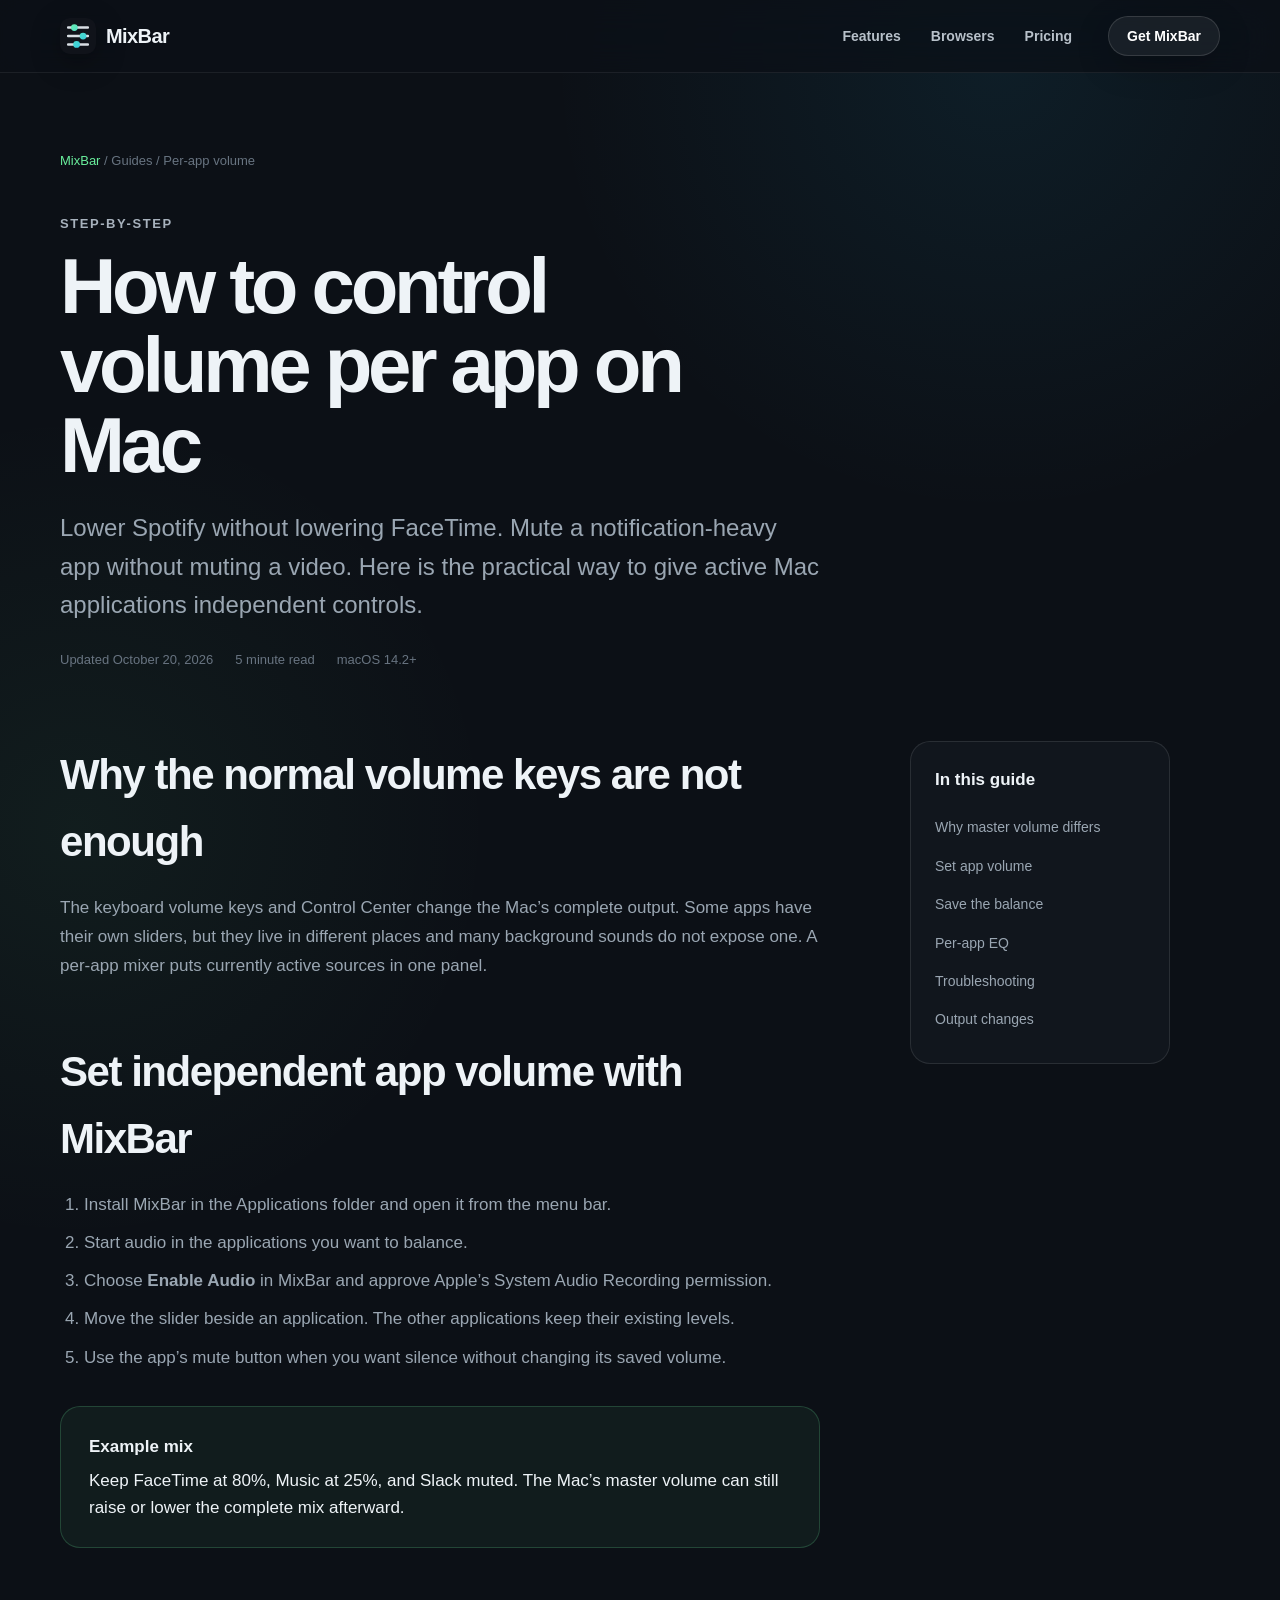
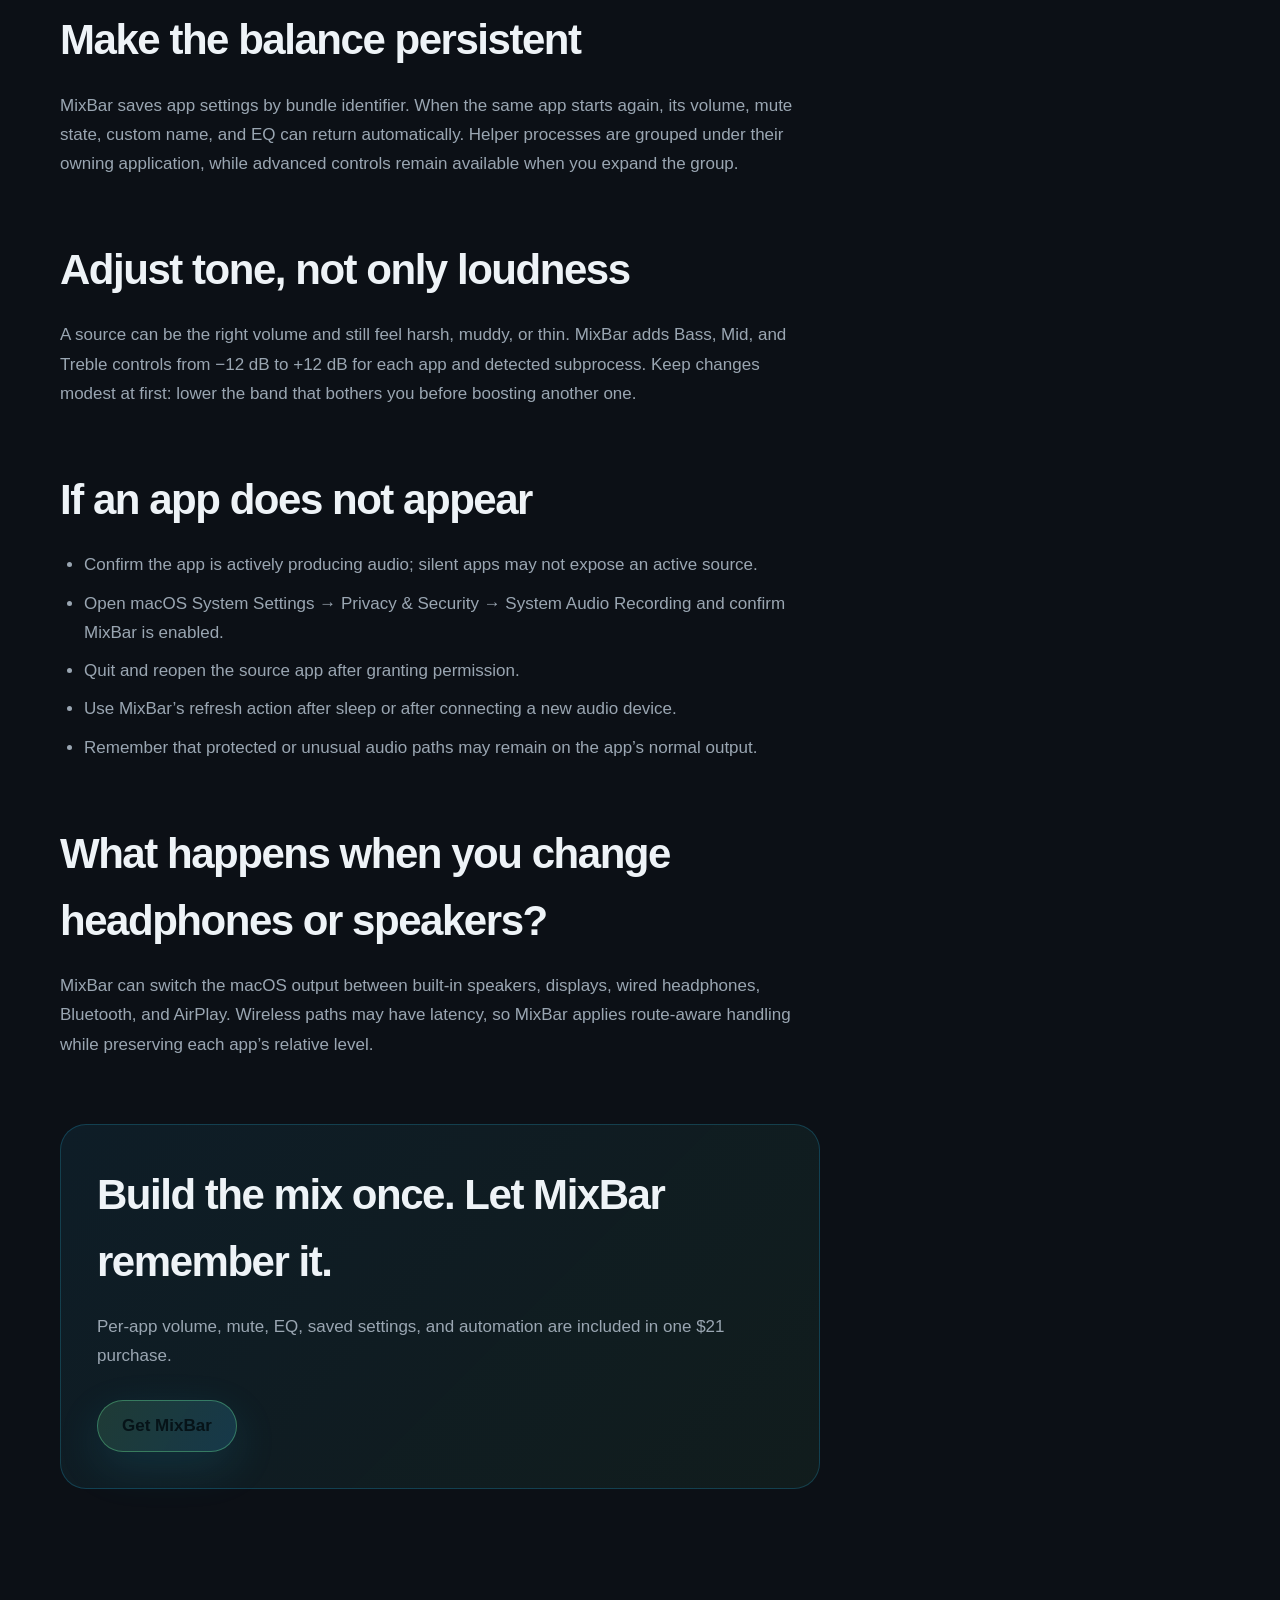
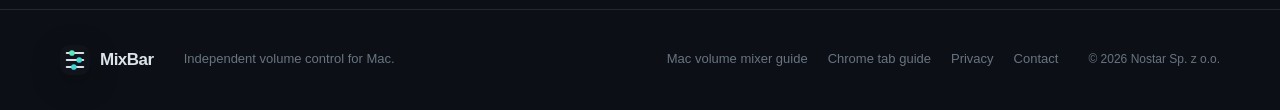
<file: guides/control-volume-per-app-mac.html>
<!doctype html>
<html lang="en">
<head>
  <meta charset="utf-8"><meta name="viewport" content="width=device-width, initial-scale=1"><meta name="theme-color" content="#0c1016">
  <meta name="description" content="Learn how to control volume per app on Mac, mute one application, save levels, and troubleshoot apps that do not appear in the mixer.">
  <meta name="robots" content="index,follow"><meta property="og:title" content="How to control volume per app on Mac — MixBar"><meta property="og:description" content="Balance music, meetings, games, videos, and alerts independently on macOS."><meta property="og:type" content="article"><meta property="og:url" content="https://getmixbar.com/guides/control-volume-per-app-mac"><meta property="og:image" content="https://getmixbar.com/assets/mixbar-social-card.png"><meta name="twitter:card" content="summary_large_image">
  <link rel="canonical" href="https://getmixbar.com/guides/control-volume-per-app-mac"><title>How to Control Volume Per App on Mac | MixBar</title><link rel="icon" href="../assets/mixbar-mark.svg" type="image/svg+xml"><link rel="stylesheet" href="../styles.css?v=20261015-1"><link rel="stylesheet" href="../guides.css?v=20261015-1">
  <script type="application/ld+json">{"@context":"https://schema.org","@graph":[{"@type":"Article","headline":"How to Control Volume Per App on Mac","description":"Learn how to control volume per app on Mac, mute one application, save levels, and troubleshoot apps that do not appear in the mixer.","image":"https://getmixbar.com/assets/mixbar-social-card.png","datePublished":"2026-10-15","dateModified":"2026-10-20","mainEntityOfPage":"https://getmixbar.com/guides/control-volume-per-app-mac","author":{"@type":"Organization","name":"Nostar Sp. z o.o.","url":"https://getmixbar.com/"}},{"@type":"BreadcrumbList","itemListElement":[{"@type":"ListItem","position":1,"name":"MixBar","item":"https://getmixbar.com/"},{"@type":"ListItem","position":2,"name":"Per-app volume on Mac","item":"https://getmixbar.com/guides/control-volume-per-app-mac"}]}]}</script>
</head>
<body>
  <header class="site-header"><nav class="nav shell" aria-label="Main navigation"><a class="brand" href="../"><img src="../assets/mixbar-mark.svg" width="36" height="36" alt=""><span>MixBar</span></a><div class="nav-links"><a href="../#features">Features</a><a href="../#browsers">Browsers</a><a href="../#pricing">Pricing</a></div><a class="button button-small" href="../#pricing">Get MixBar</a></nav></header>
  <main class="guide-page shell">
    <div class="guide-breadcrumbs"><a href="../">MixBar</a> / Guides / Per-app volume</div>
    <header class="guide-hero"><div class="eyebrow">Step-by-step</div><h1>How to control volume per app on Mac</h1><p class="lede">Lower Spotify without lowering FaceTime. Mute a notification-heavy app without muting a video. Here is the practical way to give active Mac applications independent controls.</p><div class="guide-meta"><span>Updated October 20, 2026</span><span>5 minute read</span><span>macOS 14.2+</span></div></header>
    <div class="guide-layout">
      <article class="guide-content">
        <h2 id="why">Why the normal volume keys are not enough</h2><p>The keyboard volume keys and Control Center change the Mac’s complete output. Some apps have their own sliders, but they live in different places and many background sounds do not expose one. A per-app mixer puts currently active sources in one panel.</p>
        <h2 id="steps">Set independent app volume with MixBar</h2>
        <ol><li>Install MixBar in the Applications folder and open it from the menu bar.</li><li>Start audio in the applications you want to balance.</li><li>Choose <strong>Enable Audio</strong> in MixBar and approve Apple’s System Audio Recording permission.</li><li>Move the slider beside an application. The other applications keep their existing levels.</li><li>Use the app’s mute button when you want silence without changing its saved volume.</li></ol>
        <div class="guide-callout"><strong>Example mix</strong>Keep FaceTime at 80%, Music at 25%, and Slack muted. The Mac’s master volume can still raise or lower the complete mix afterward.</div>
        <h2 id="remember">Make the balance persistent</h2><p>MixBar saves app settings by bundle identifier. When the same app starts again, its volume, mute state, custom name, and EQ can return automatically. Helper processes are grouped under their owning application, while advanced controls remain available when you expand the group.</p>
        <h2 id="eq">Adjust tone, not only loudness</h2><p>A source can be the right volume and still feel harsh, muddy, or thin. MixBar adds Bass, Mid, and Treble controls from −12 dB to +12 dB for each app and detected subprocess. Keep changes modest at first: lower the band that bothers you before boosting another one.</p>
        <h2 id="missing">If an app does not appear</h2><ul><li>Confirm the app is actively producing audio; silent apps may not expose an active source.</li><li>Open macOS System Settings → Privacy &amp; Security → System Audio Recording and confirm MixBar is enabled.</li><li>Quit and reopen the source app after granting permission.</li><li>Use MixBar’s refresh action after sleep or after connecting a new audio device.</li><li>Remember that protected or unusual audio paths may remain on the app’s normal output.</li></ul>
        <h2 id="outputs">What happens when you change headphones or speakers?</h2><p>MixBar can switch the macOS output between built-in speakers, displays, wired headphones, Bluetooth, and AirPlay. Wireless paths may have latency, so MixBar applies route-aware handling while preserving each app’s relative level.</p>
        <div class="guide-cta"><h2>Build the mix once. Let MixBar remember it.</h2><p>Per-app volume, mute, EQ, saved settings, and automation are included in one $21 purchase.</p><a class="button button-primary" href="../#pricing">Get MixBar</a></div>
      </article>
      <aside class="guide-aside"><strong>In this guide</strong><a href="#why">Why master volume differs</a><a href="#steps">Set app volume</a><a href="#remember">Save the balance</a><a href="#eq">Per-app EQ</a><a href="#missing">Troubleshooting</a><a href="#outputs">Output changes</a></aside>
    </div>
  </main>
  <footer><div class="shell footer-grid"><a class="brand" href="../"><img src="../assets/mixbar-mark.svg" width="30" height="30" alt=""><span>MixBar</span></a><p>Independent volume control for Mac.</p><div><a href="mac-volume-mixer">Mac volume mixer guide</a><a href="control-chrome-tab-volume-mac">Chrome tab guide</a><a href="../privacy">Privacy</a><a href="../contact">Contact</a></div><small>© 2026 Nostar Sp. z o.o.</small></div></footer>
  <script src="../marketing-config.js?v=20261020-2"></script>
  <script src="../analytics-core.js?v=20261020-2"></script>
  <script src="../analytics.js?v=20261020-2"></script>
</body>
</html>
</file>
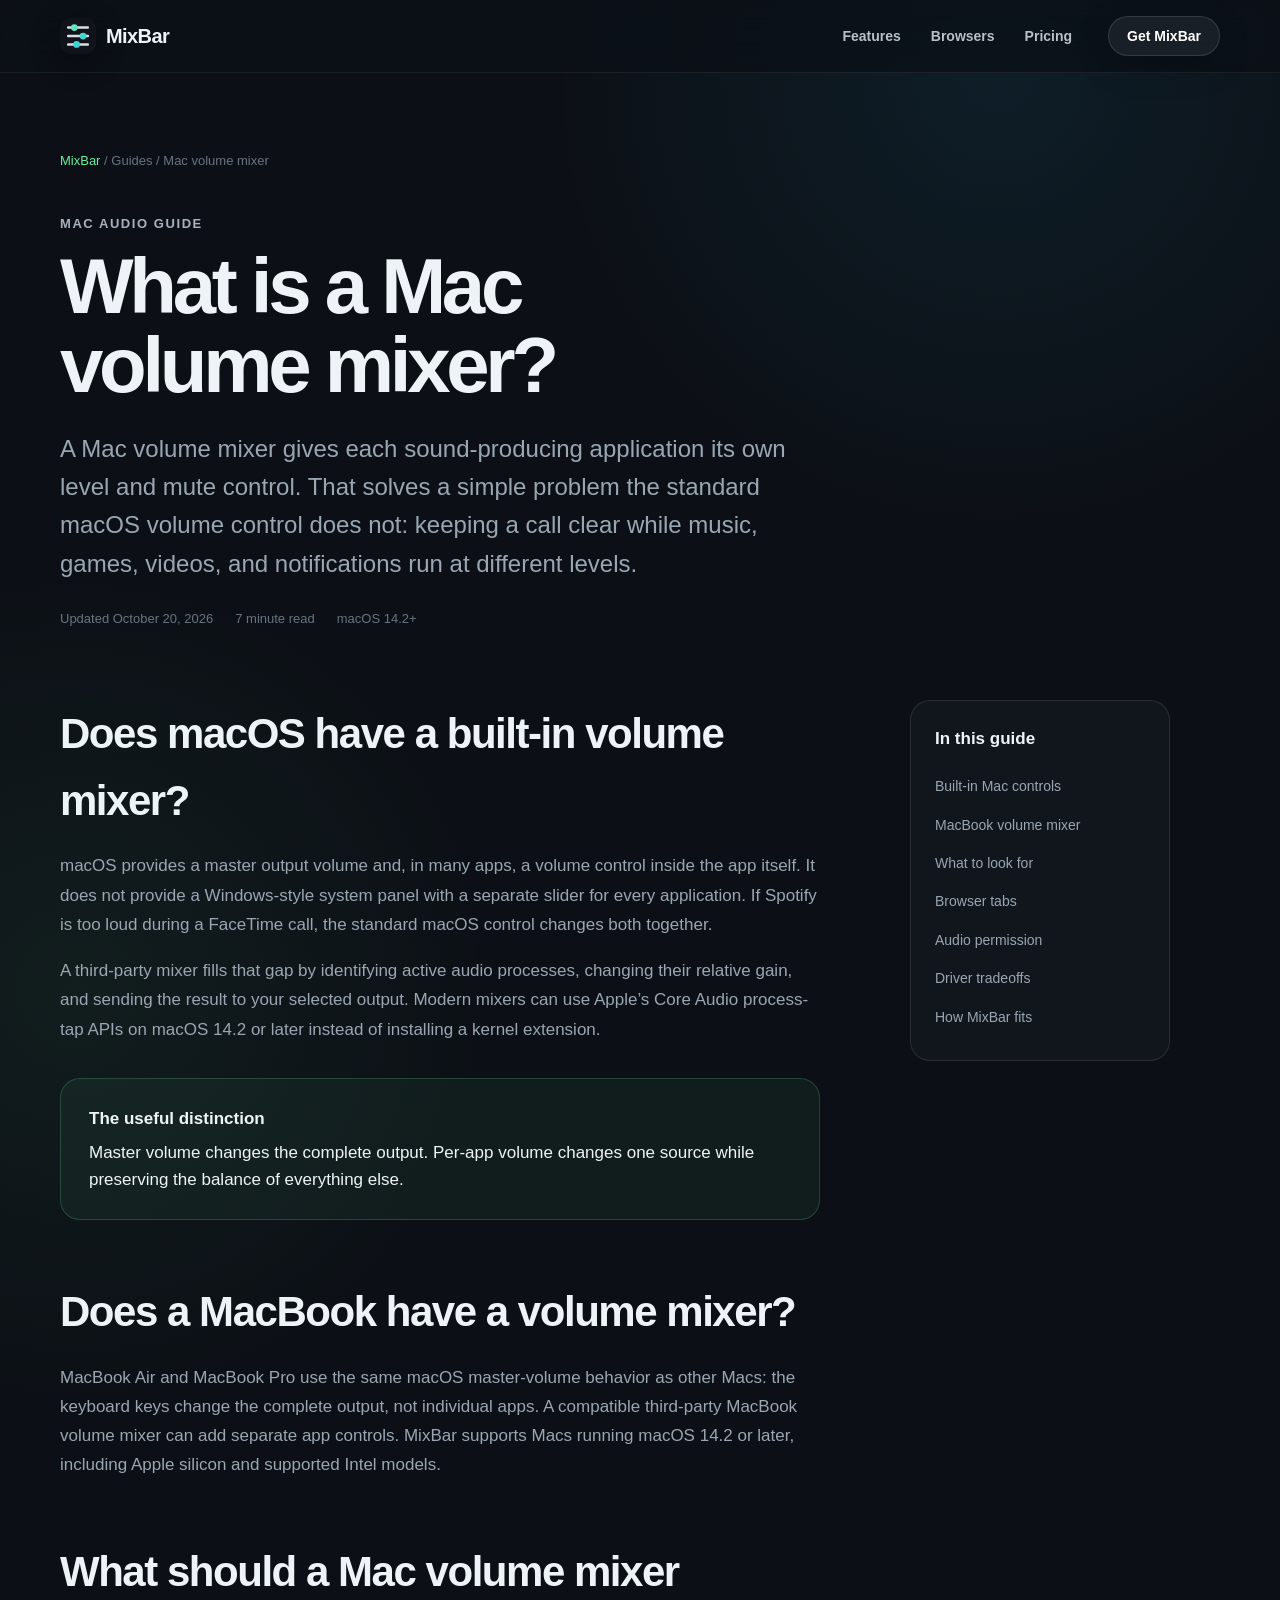
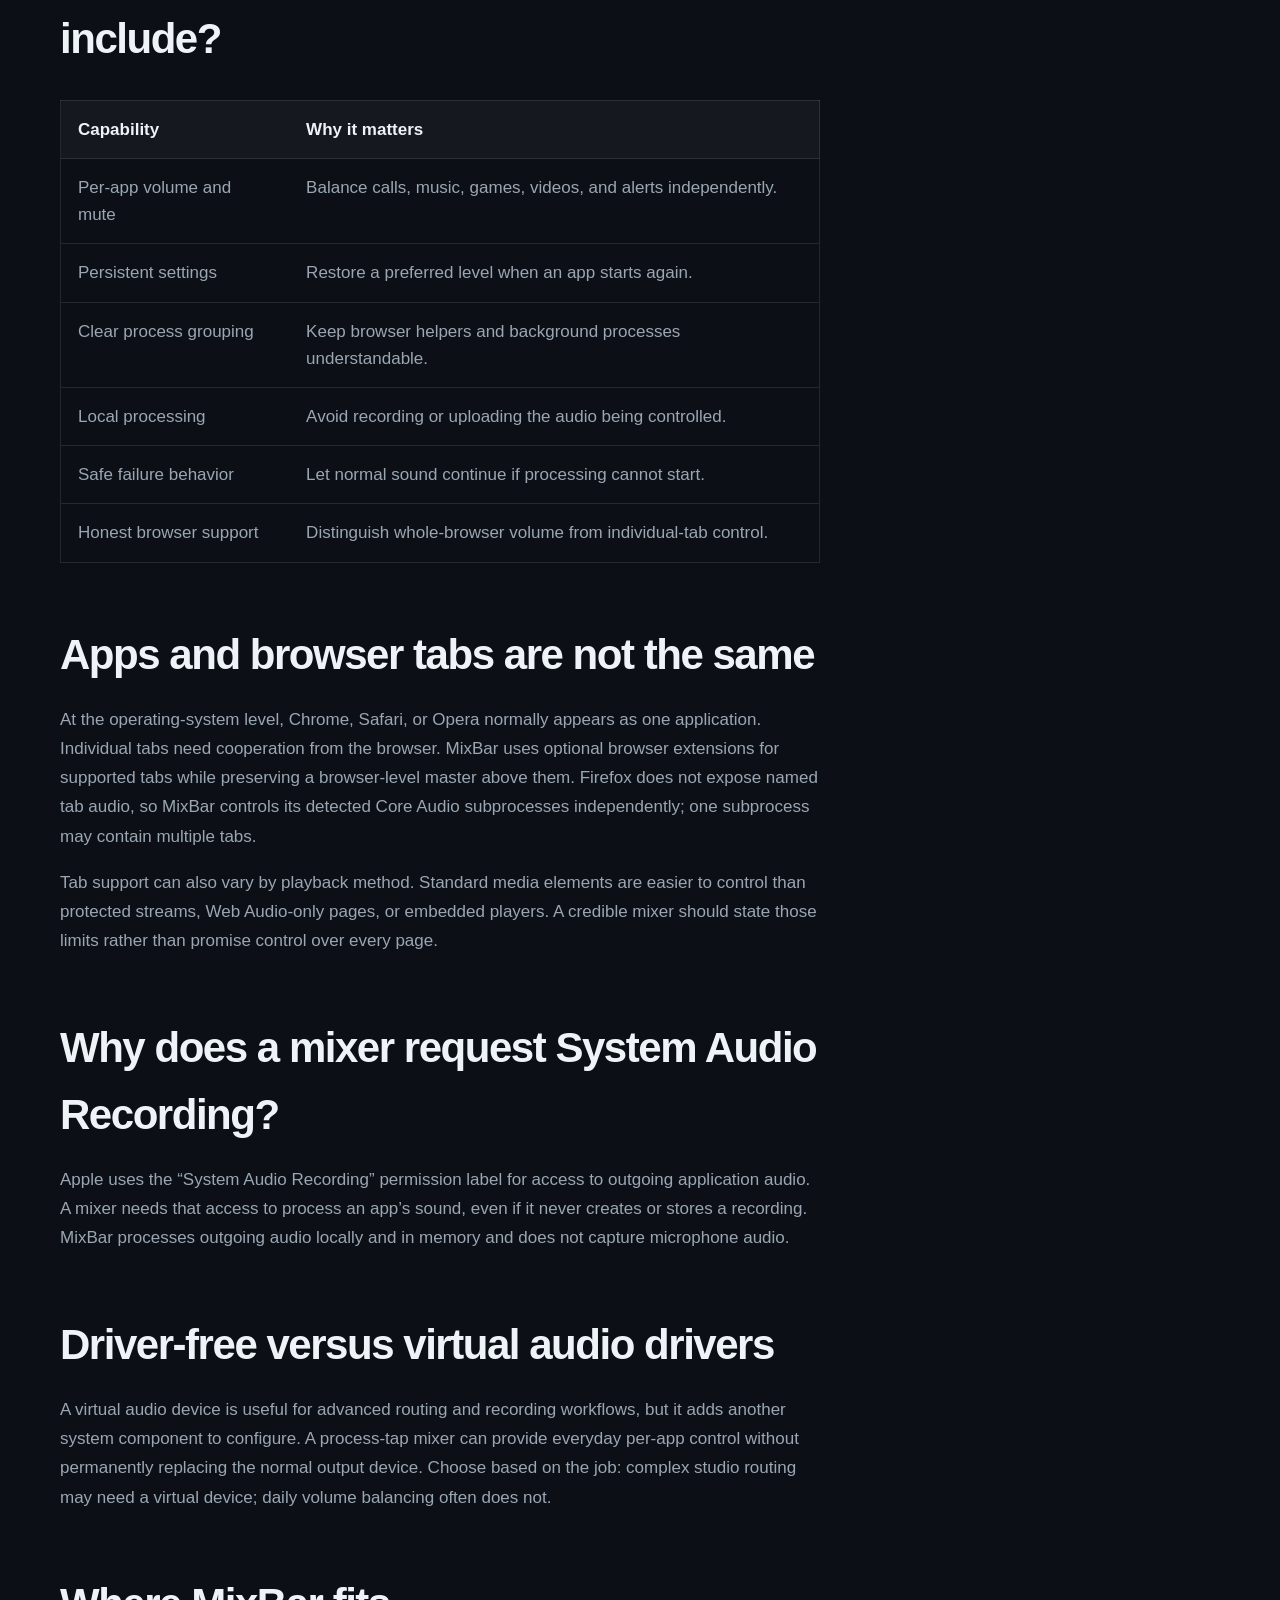
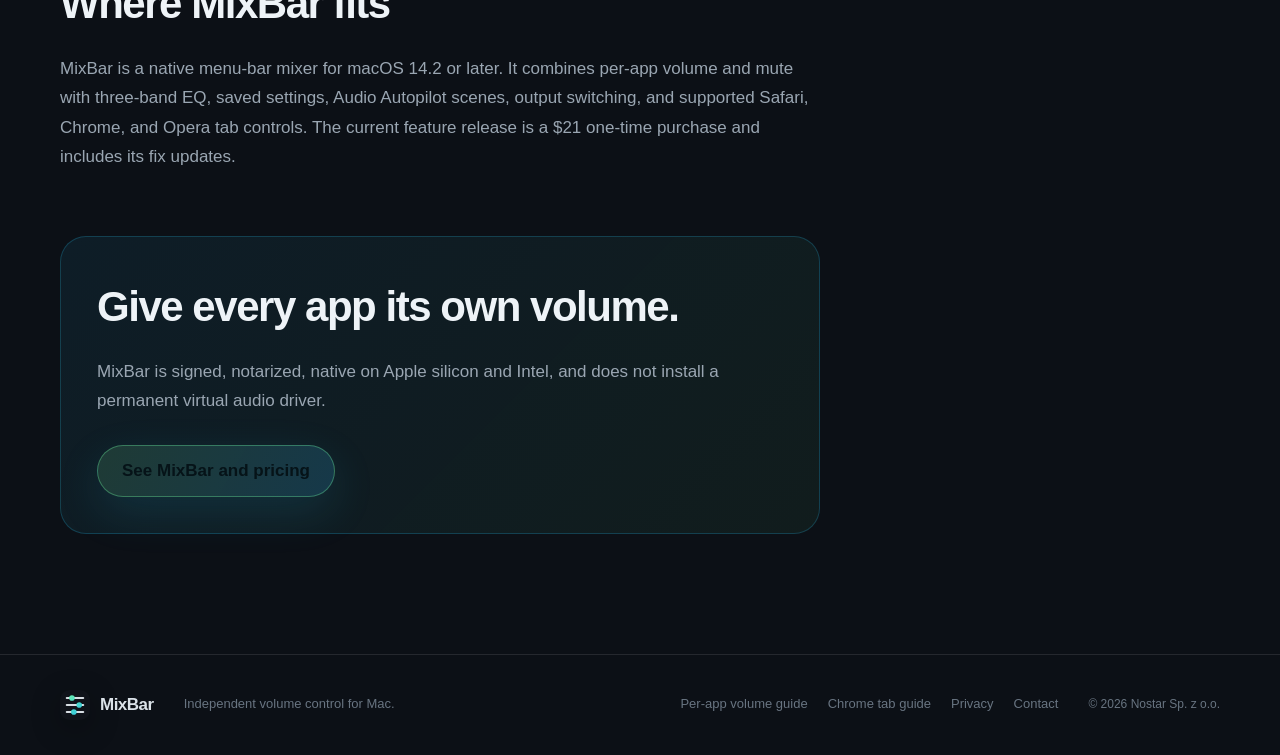
<file: guides/mac-volume-mixer.html>
<!doctype html>
<html lang="en">
<head>
  <meta charset="utf-8">
  <meta name="viewport" content="width=device-width, initial-scale=1">
  <meta name="theme-color" content="#0c1016">
  <meta name="description" content="What a Mac volume mixer does, why macOS has no built-in per-app sliders, and how to choose a private, driver-free volume mixer for your Mac.">
  <meta name="robots" content="index,follow">
  <meta property="og:title" content="Mac volume mixers explained — MixBar">
  <meta property="og:description" content="Understand per-app volume control on macOS, browser-tab limits, permissions, and audio-driver tradeoffs.">
  <meta property="og:type" content="article">
  <meta property="og:url" content="https://getmixbar.com/guides/mac-volume-mixer">
  <meta property="og:image" content="https://getmixbar.com/assets/mixbar-social-card.png">
  <meta name="twitter:card" content="summary_large_image">
  <link rel="canonical" href="https://getmixbar.com/guides/mac-volume-mixer">
  <title>Mac Volume Mixer: Per-App Volume on macOS | MixBar</title>
  <link rel="icon" href="../assets/mixbar-mark.svg" type="image/svg+xml">
  <link rel="stylesheet" href="../styles.css?v=20261015-1">
  <link rel="stylesheet" href="../guides.css?v=20261015-1">
  <script type="application/ld+json">
    {
      "@context": "https://schema.org",
      "@graph": [
        {
          "@type": "Article",
          "headline": "Mac Volume Mixer: Per-App Volume on macOS",
          "description": "What a Mac volume mixer does, why macOS has no built-in per-app sliders, and how to choose a private, driver-free volume mixer for your Mac.",
          "image": "https://getmixbar.com/assets/mixbar-social-card.png",
          "datePublished": "2026-10-15",
          "dateModified": "2026-10-20",
          "mainEntityOfPage": "https://getmixbar.com/guides/mac-volume-mixer",
          "author": { "@type": "Organization", "name": "Nostar Sp. z o.o.", "url": "https://getmixbar.com/" }
        },
        {
          "@type": "BreadcrumbList",
          "itemListElement": [
            { "@type": "ListItem", "position": 1, "name": "MixBar", "item": "https://getmixbar.com/" },
            { "@type": "ListItem", "position": 2, "name": "Mac volume mixer", "item": "https://getmixbar.com/guides/mac-volume-mixer" }
          ]
        }
      ]
    }
  </script>
</head>
<body>
  <header class="site-header"><nav class="nav shell" aria-label="Main navigation"><a class="brand" href="../"><img src="../assets/mixbar-mark.svg" width="36" height="36" alt=""><span>MixBar</span></a><div class="nav-links"><a href="../#features">Features</a><a href="../#browsers">Browsers</a><a href="../#pricing">Pricing</a></div><a class="button button-small" href="../#pricing">Get MixBar</a></nav></header>
  <main class="guide-page shell">
    <div class="guide-breadcrumbs"><a href="../">MixBar</a> / Guides / Mac volume mixer</div>
    <header class="guide-hero"><div class="eyebrow">Mac audio guide</div><h1>What is a Mac volume mixer?</h1><p class="lede">A Mac volume mixer gives each sound-producing application its own level and mute control. That solves a simple problem the standard macOS volume control does not: keeping a call clear while music, games, videos, and notifications run at different levels.</p><div class="guide-meta"><span>Updated October 20, 2026</span><span>7 minute read</span><span>macOS 14.2+</span></div></header>
    <div class="guide-layout">
      <article class="guide-content">
        <h2 id="built-in">Does macOS have a built-in volume mixer?</h2>
        <p>macOS provides a master output volume and, in many apps, a volume control inside the app itself. It does not provide a Windows-style system panel with a separate slider for every application. If Spotify is too loud during a FaceTime call, the standard macOS control changes both together.</p>
        <p>A third-party mixer fills that gap by identifying active audio processes, changing their relative gain, and sending the result to your selected output. Modern mixers can use Apple’s Core Audio process-tap APIs on macOS 14.2 or later instead of installing a kernel extension.</p>
        <div class="guide-callout"><strong>The useful distinction</strong>Master volume changes the complete output. Per-app volume changes one source while preserving the balance of everything else.</div>
        <h2 id="macbook">Does a MacBook have a volume mixer?</h2>
        <p>MacBook Air and MacBook Pro use the same macOS master-volume behavior as other Macs: the keyboard keys change the complete output, not individual apps. A compatible third-party MacBook volume mixer can add separate app controls. MixBar supports Macs running macOS 14.2 or later, including Apple silicon and supported Intel models.</p>
        <h2 id="features">What should a Mac volume mixer include?</h2>
        <table class="guide-table"><thead><tr><th>Capability</th><th>Why it matters</th></tr></thead><tbody><tr><td>Per-app volume and mute</td><td>Balance calls, music, games, videos, and alerts independently.</td></tr><tr><td>Persistent settings</td><td>Restore a preferred level when an app starts again.</td></tr><tr><td>Clear process grouping</td><td>Keep browser helpers and background processes understandable.</td></tr><tr><td>Local processing</td><td>Avoid recording or uploading the audio being controlled.</td></tr><tr><td>Safe failure behavior</td><td>Let normal sound continue if processing cannot start.</td></tr><tr><td>Honest browser support</td><td>Distinguish whole-browser volume from individual-tab control.</td></tr></tbody></table>
        <h2 id="tabs">Apps and browser tabs are not the same</h2>
        <p>At the operating-system level, Chrome, Safari, or Opera normally appears as one application. Individual tabs need cooperation from the browser. MixBar uses optional browser extensions for supported tabs while preserving a browser-level master above them. Firefox does not expose named tab audio, so MixBar controls its detected Core Audio subprocesses independently; one subprocess may contain multiple tabs.</p>
        <p>Tab support can also vary by playback method. Standard media elements are easier to control than protected streams, Web Audio-only pages, or embedded players. A credible mixer should state those limits rather than promise control over every page.</p>
        <h2 id="permissions">Why does a mixer request System Audio Recording?</h2>
        <p>Apple uses the “System Audio Recording” permission label for access to outgoing application audio. A mixer needs that access to process an app’s sound, even if it never creates or stores a recording. MixBar processes outgoing audio locally and in memory and does not capture microphone audio.</p>
        <h2 id="drivers">Driver-free versus virtual audio drivers</h2>
        <p>A virtual audio device is useful for advanced routing and recording workflows, but it adds another system component to configure. A process-tap mixer can provide everyday per-app control without permanently replacing the normal output device. Choose based on the job: complex studio routing may need a virtual device; daily volume balancing often does not.</p>
        <h2 id="mixbar">Where MixBar fits</h2>
        <p>MixBar is a native menu-bar mixer for macOS 14.2 or later. It combines per-app volume and mute with three-band EQ, saved settings, Audio Autopilot scenes, output switching, and supported Safari, Chrome, and Opera tab controls. The current feature release is a $21 one-time purchase and includes its fix updates.</p>
        <div class="guide-cta"><h2>Give every app its own volume.</h2><p>MixBar is signed, notarized, native on Apple silicon and Intel, and does not install a permanent virtual audio driver.</p><a class="button button-primary" href="../#pricing">See MixBar and pricing</a></div>
      </article>
      <aside class="guide-aside"><strong>In this guide</strong><a href="#built-in">Built-in Mac controls</a><a href="#macbook">MacBook volume mixer</a><a href="#features">What to look for</a><a href="#tabs">Browser tabs</a><a href="#permissions">Audio permission</a><a href="#drivers">Driver tradeoffs</a><a href="#mixbar">How MixBar fits</a></aside>
    </div>
  </main>
  <footer><div class="shell footer-grid"><a class="brand" href="../"><img src="../assets/mixbar-mark.svg" width="30" height="30" alt=""><span>MixBar</span></a><p>Independent volume control for Mac.</p><div><a href="control-volume-per-app-mac">Per-app volume guide</a><a href="control-chrome-tab-volume-mac">Chrome tab guide</a><a href="../privacy">Privacy</a><a href="../contact">Contact</a></div><small>© 2026 Nostar Sp. z o.o.</small></div></footer>
  <script src="../marketing-config.js?v=20261020-2"></script>
  <script src="../analytics-core.js?v=20261020-2"></script>
  <script src="../analytics.js?v=20261020-2"></script>
</body>
</html>
</file>
<file: styles.css>
:root {
  --ink: #eef3f7;
  --muted: #9aa6b2;
  --dim: #687481;
  --line: rgba(255, 255, 255, 0.1);
  --panel: #151a22;
  --panel-2: #1b212b;
  --ground: #0c1016;
  --green: #69ee9c;
  --blue: #25bff2;
  --accent: linear-gradient(120deg, var(--green), var(--blue));
  --radius: 24px;
  --shadow: 0 32px 90px rgba(0, 0, 0, 0.45);
}

* { box-sizing: border-box; }
html { scroll-behavior: smooth; }
body {
  margin: 0;
  overflow-x: hidden;
  color: var(--ink);
  background:
    radial-gradient(circle at 78% 2%, rgba(37, 191, 242, 0.08), transparent 28rem),
    radial-gradient(circle at 6% 25%, rgba(105, 238, 156, 0.06), transparent 26rem),
    var(--ground);
  font-family: -apple-system, BlinkMacSystemFont, "SF Pro Text", "Helvetica Neue", sans-serif;
  font-size: 17px;
  line-height: 1.6;
  -webkit-font-smoothing: antialiased;
}

a { color: inherit; text-decoration: none; }
img { display: block; max-width: 100%; }
button, a { -webkit-tap-highlight-color: transparent; }
.shell { width: min(1160px, calc(100% - 44px)); margin-inline: auto; }
.skip-link { position: fixed; top: -80px; left: 16px; padding: 10px 16px; background: white; color: black; z-index: 100; }
.skip-link:focus { top: 16px; }

.sandbox-banner {
  position: relative;
  z-index: 60;
  padding: 9px 20px;
  color: #07120d;
  background: var(--green);
  text-align: center;
  font-size: 13px;
  font-weight: 800;
}

.site-header {
  position: sticky;
  top: 0;
  z-index: 50;
  background: rgba(12, 16, 22, 0.78);
  border-bottom: 1px solid rgba(255,255,255,.07);
  backdrop-filter: blur(20px) saturate(150%);
}
.nav { height: 72px; display: flex; align-items: center; gap: 36px; }
.brand { display: inline-flex; align-items: center; gap: 10px; font: 800 20px/1 "Avenir Next", -apple-system, sans-serif; letter-spacing: -.03em; }
.brand img { border-radius: 10px; box-shadow: 0 8px 30px rgba(0,0,0,.3); }
.nav-links { margin-left: auto; display: flex; align-items: center; gap: 30px; }
.nav-links a { color: #b8c1ca; font-size: 14px; font-weight: 600; }
.nav-links a:hover { color: white; }
.nav-contact {
  color: var(--green);
  font-size: 14px;
  font-weight: 750;
  white-space: nowrap;
}
.nav-contact:hover { color: white; }
.nav-restore {
  color: #b8c1ca;
  font-size: 14px;
  font-weight: 650;
  white-space: nowrap;
}
.nav-restore:hover { color: white; }

.button {
  display: inline-flex;
  align-items: center;
  justify-content: center;
  min-height: 52px;
  padding: 0 24px;
  border: 1px solid rgba(255,255,255,.13);
  border-radius: 999px;
  background: rgba(255,255,255,.06);
  color: white;
  font-weight: 700;
  line-height: 1;
  box-shadow: 0 10px 35px rgba(0,0,0,.2);
  transition: transform .2s ease, border-color .2s ease, background .2s ease;
}
.button:hover { transform: translateY(-2px); border-color: rgba(255,255,255,.25); }
.button-small { min-height: 40px; padding-inline: 18px; font-size: 14px; }
.button-primary {
  justify-content: flex-start;
  gap: 16px;
  padding-block: 14px;
  color: #fff;
  border: 1px solid rgba(105, 238, 156, .36);
  background:
    linear-gradient(120deg, rgba(105, 238, 156, .15), rgba(37, 191, 242, .18)),
    #121b24;
  box-shadow: 0 15px 45px rgba(37, 191, 242, .13);
  line-height: 1.25;
  text-align: left;
  white-space: normal;
}
.button-primary.checkout-link::after {
  content: "↗";
  flex: 0 0 auto;
  margin-left: auto;
  color: var(--green);
  font-size: 1.15em;
  line-height: 1;
}
.button-primary.checkout-link {
  flex-shrink: 0;
  white-space: nowrap;
}
.button-primary:hover {
  border-color: rgba(105, 238, 156, .72);
  background:
    linear-gradient(120deg, rgba(105, 238, 156, .22), rgba(37, 191, 242, .25)),
    #15212b;
  box-shadow: 0 18px 50px rgba(105,238,156,.18);
}
.button-full { width: 100%; }
.restore-purchase-link {
  display: block;
  margin: 14px auto 0;
  color: var(--green);
  text-align: center;
  font-size: 14px;
  font-weight: 700;
}
.restore-purchase-link:hover { color: white; }

.hero { min-height: 760px; display: grid; grid-template-columns: 1fr .92fr; align-items: center; gap: 68px; padding-block: 92px 100px; }
.hero-copy, .product-stage { min-width: 0; }
.eyebrow { color: #a8b2bd; font-size: 13px; font-weight: 800; letter-spacing: .12em; text-transform: uppercase; }
.hero .eyebrow { display: flex; align-items: center; gap: 9px; }
.hero .eyebrow span { width: 8px; height: 8px; border-radius: 99px; background: var(--green); box-shadow: 0 0 18px var(--green); }
h1, h2, h3 { font-family: "Avenir Next", -apple-system, sans-serif; margin-top: 0; }
h1 { max-width: 670px; margin-bottom: 28px; font-size: clamp(58px, 7vw, 94px); line-height: .99; letter-spacing: -.065em; }
h1 em { color: transparent; background: var(--accent); background-clip: text; font-style: normal; }
.hero-lede { max-width: 620px; color: #b7c0c9; font-size: 20px; line-height: 1.55; }
.hero-actions { display: flex; align-items: center; gap: 24px; margin-top: 34px; }
.text-link { color: #d6dde4; font-weight: 700; }
.text-link span { margin-left: 4px; color: var(--green); }
.trust-list { display: flex; flex-wrap: wrap; gap: 18px; padding: 0; margin: 32px 0 0; list-style: none; color: var(--dim); font-size: 13px; font-weight: 600; }
.trust-list li::before { content: "✓"; margin-right: 6px; color: var(--green); }

.product-stage { position: relative; min-width: 0; perspective: 1200px; }
.stage-glow { position: absolute; inset: 8% -12% -2%; background: radial-gradient(circle, rgba(37,191,242,.22), rgba(105,238,156,.08) 38%, transparent 70%); filter: blur(35px); }
.menu-panel {
  position: relative;
  width: min(100%, 485px);
  margin-inline: auto;
  padding: 25px;
  overflow: hidden;
  background: linear-gradient(150deg, rgba(28,33,42,.98), rgba(14,18,25,.98));
  border: 1px solid rgba(255,255,255,.15);
  border-radius: 29px;
  box-shadow: var(--shadow);
  transform: rotateY(-5deg) rotateX(1deg);
}
.menu-panel::before { content: ""; position: absolute; inset: 0; pointer-events: none; background: linear-gradient(130deg, rgba(255,255,255,.07), transparent 28%); }
.panel-head, .channel-title, .tabs-label, .panel-foot { display: flex; align-items: center; justify-content: space-between; }
.panel-head { position: relative; margin-bottom: 28px; font: 800 23px/1 "Avenir Next", -apple-system, sans-serif; }
.active-label { display: flex; align-items: center; gap: 7px; color: var(--green); font: 700 13px/1 -apple-system, sans-serif; }
.active-label i, .tabs-label i, .live-dot { width: 7px; height: 7px; border-radius: 50%; background: var(--green); box-shadow: 0 0 10px rgba(105,238,156,.55); }
.master-row, .app-row, .tab-row { display: flex; align-items: center; gap: 16px; }
.round-icon { flex: 0 0 45px; height: 45px; display: grid; place-items: center; border-radius: 50%; background: #454c56; font-size: 25px; }
.channel-main { flex: 1; min-width: 0; }
.channel-title { margin-bottom: 8px; }
.channel-title strong { font-size: 18px; }
.channel-title span, .tab-row > b { color: #aab3bd; font: 700 14px/1 -apple-system, sans-serif; }
.slider { position: relative; height: 6px; border-radius: 99px; background: #3c424d; }
.slider span { position: absolute; inset: 0 auto 0 0; width: var(--level); border-radius: inherit; background: linear-gradient(90deg, #188df6, #23c9f0); }
.slider i { position: absolute; top: 50%; left: var(--level); width: 19px; height: 19px; border-radius: 50%; background: #eef1f3; transform: translate(-50%,-50%); box-shadow: 0 3px 10px rgba(0,0,0,.25); }
.divider { height: 1px; margin: 25px 0; background: var(--line); }
.app-group { padding: 3px 0 13px; }
.app-icon { flex: 0 0 42px; height: 42px; display: grid; place-items: center; border-radius: 11px; color: white; font-size: 20px; font-weight: 900; }
.app-icon.chrome { background: conic-gradient(#f6d647, #eb4c3d, #37ad63, #438bf2, #f6d647); border: 4px solid #f6f7f8; }
.app-icon.music { background: linear-gradient(145deg, #fb4b81, #8d55f7); }
.tabs-card { margin: 16px 0 0 58px; padding: 16px 17px 4px; border-radius: 16px; background: #20252f; border: 1px solid rgba(255,255,255,.05); }
.tabs-label { margin-bottom: 3px; color: #929ca7; font-size: 10px; letter-spacing: .08em; }
.tabs-label span { display: flex; align-items: center; gap: 6px; font-weight: 800; }
.tabs-label b { color: #66717d; font-weight: 600; }
.tab-row { padding: 13px 0; border-top: 1px solid rgba(255,255,255,.07); }
.tabs-label + .tab-row { border-top: 0; }
.tab-orbit { color: #778390; }
.tab-title { display: flex; flex-direction: column; margin-bottom: 9px; line-height: 1.25; }
.tab-title strong { overflow: hidden; font-size: 13px; text-overflow: ellipsis; white-space: nowrap; }
.tab-title small { color: #77838e; }
.slider.small { height: 4px; }
.slider.small i { width: 14px; height: 14px; }
.app-row.compact { margin-top: 16px; }
.panel-foot { margin: 25px -25px -25px; padding: 17px 25px; border-top: 1px solid var(--line); color: #a5afb9; font-size: 13px; }

.problem-strip { border-block: 1px solid var(--line); background: rgba(255,255,255,.018); }
.strip-grid { display: grid; grid-template-columns: repeat(3,1fr); }
.strip-grid p { margin: 0; padding: 28px 20px; color: #8995a0; text-align: center; font-size: 15px; }
.strip-grid p + p { border-left: 1px solid var(--line); }

.section { padding-block: 125px; }
.section-heading { max-width: 760px; margin-bottom: 55px; }
.section-heading h2, .browser-copy h2, .privacy h2, .pricing-copy h2, .closing-cta h2 { margin: 12px 0 0; font-size: clamp(38px, 5vw, 62px); line-height: 1.08; letter-spacing: -.045em; }
.section-intro { max-width: 680px; margin: 20px 0 0; color: var(--muted); font-size: 19px; }
.feature-grid { display: grid; grid-template-columns: repeat(3,1fr); gap: 18px; }
.feature-card { min-height: 295px; padding: 32px; background: linear-gradient(145deg, rgba(255,255,255,.055), rgba(255,255,255,.022)); border: 1px solid var(--line); border-radius: var(--radius); }
.feature-wide { grid-column: span 2; }
.feature-icon { width: 44px; height: 44px; display: grid; place-items: center; margin-bottom: 52px; border-radius: 13px; color: #0b1611; background: var(--accent); font-size: 22px; font-weight: 800; }
.feature-card h3 { margin-bottom: 10px; font-size: 24px; letter-spacing: -.025em; }
.feature-card p { max-width: 540px; margin: 0; color: var(--muted); }
.mini-mixer { display: grid; gap: 13px; margin-top: 28px; }
.mini-mixer span { display: grid; grid-template-columns: 80px 1fr; align-items: center; gap: 16px; color: #9ca7b1; font-size: 12px; }
.mini-mixer i { position: relative; height: 4px; border-radius: 99px; background: #353c47; }
.mini-mixer i::before { content: ""; position: absolute; inset: 0 auto 0 0; width: var(--mini); border-radius: inherit; background: var(--accent); }

.included-section { padding-block: 125px; border-top: 1px solid var(--line); background: linear-gradient(180deg, rgba(255,255,255,.018), transparent); }
.capability-grid { display: grid; grid-template-columns: repeat(2, 1fr); gap: 18px; }
.capability-card { padding: 36px; border: 1px solid var(--line); border-radius: var(--radius); background: #11161d; }
.capability-kicker { margin: 0 0 10px; color: var(--green); font-size: 11px; font-weight: 800; letter-spacing: .12em; text-transform: uppercase; }
.capability-card h3 { margin-bottom: 24px; font-size: 25px; letter-spacing: -.025em; }
.check-list { display: grid; gap: 12px; margin: 0; padding: 0; list-style: none; color: #aeb8c2; font-size: 15px; }
.check-list li { position: relative; padding-left: 25px; }
.check-list li::before { content: "✓"; position: absolute; left: 0; color: var(--green); font-weight: 800; }

.browser-section { padding-block: 125px; overflow: hidden; border-block: 1px solid var(--line); background: #10151d; }
.browser-layout { display: grid; grid-template-columns: .9fr 1fr; align-items: center; gap: 100px; }
.browser-copy p { max-width: 570px; color: var(--muted); font-size: 19px; }
.browser-badges { display: flex; flex-wrap: wrap; gap: 9px; margin-top: 30px; }
.browser-badges span { padding: 7px 13px; border: 1px solid rgba(105,238,156,.2); border-radius: 99px; background: rgba(105,238,156,.07); color: #bceccc; font-size: 12px; font-weight: 700; }
.browser-badges .muted { border-color: var(--line); background: rgba(255,255,255,.03); color: #8995a0; }
.browser-stack { position: relative; min-height: 420px; }
.stack-card { position: absolute; left: 5%; right: 5%; padding: 24px 26px; border: 1px solid rgba(255,255,255,.12); border-radius: 22px; background: #1b222c; box-shadow: 0 25px 70px rgba(0,0,0,.32); }
.stack-card > span, .stack-card > b { font-size: 14px; }
.stack-card > b { float: right; color: var(--dim); }
.back-card { top: 15px; opacity: .38; transform: translateX(45px) rotate(3deg); }
.mid-card { top: 85px; opacity: .65; transform: translateX(-25px) rotate(-2deg); }
.front-card { top: 170px; padding: 29px; background: linear-gradient(145deg, #232b36, #181e27); }
.front-card > div:first-child { display: flex; align-items: center; gap: 11px; }
.front-card small { display: block; margin: 7px 0 28px 18px; color: var(--dim); }
.large-level { position: relative; height: 7px; margin-right: 58px; border-radius: 99px; background: #3a424d; }
.large-level span { display: block; height: 100%; width: var(--level); border-radius: inherit; background: var(--accent); }
.large-level i { position: absolute; top: 50%; left: var(--level); width: 20px; height: 20px; border-radius: 50%; background: white; transform: translate(-50%, -50%); box-shadow: 0 3px 10px rgba(0,0,0,.25); }
.large-level b { position: absolute; top: 50%; left: calc(100% + 16px); color: #acb6c0; font-size: 14px; transform: translateY(-50%); }
.compatibility-wrap { margin-top: 85px; }
.compatibility-table { overflow: hidden; border: 1px solid var(--line); border-radius: 20px; background: rgba(255,255,255,.02); }
.compatibility-row { display: grid; grid-template-columns: .7fr .8fr .8fr 1.7fr; align-items: center; min-height: 66px; border-top: 1px solid var(--line); }
.compatibility-row:first-child { border-top: 0; }
.compatibility-row > * { padding: 15px 22px; }
.compatibility-row span { color: #a9b4be; font-size: 14px; }
.compatibility-head { min-height: 48px; background: rgba(255,255,255,.035); }
.compatibility-head span { color: #6f7c89; font-size: 10px; font-weight: 800; letter-spacing: .1em; text-transform: uppercase; }
.compatibility-note { max-width: 850px; margin: 16px 4px 0; color: var(--dim); font-size: 12px; }

.privacy { padding-block: 110px; }
.privacy-card { display: grid; grid-template-columns: auto 1fr .65fr; align-items: center; gap: 38px; padding: 50px; border: 1px solid rgba(105,238,156,.18); border-radius: 28px; background: linear-gradient(120deg, rgba(105,238,156,.07), rgba(37,191,242,.04)); }
.privacy-seal { width: 88px; height: 88px; display: grid; place-items: center; border-radius: 24px; color: var(--green); background: rgba(105,238,156,.08); border: 1px solid rgba(105,238,156,.15); font-size: 48px; }
.privacy h2 { font-size: clamp(34px, 4vw, 50px); }
.privacy p { max-width: 650px; color: var(--muted); }
.privacy ul { margin: 0; padding: 0; list-style: none; color: #b7c1cb; font-size: 14px; }
.privacy li { padding: 6px 0; }
.privacy li::before { content: "✓"; margin-right: 9px; color: var(--green); }

.steps { display: grid; grid-template-columns: repeat(3,1fr); gap: 1px; margin: 0; padding: 0; overflow: hidden; border: 1px solid var(--line); border-radius: var(--radius); list-style: none; background: var(--line); }
.steps li { min-height: 280px; padding: 35px; background: #11161d; }
.steps span { display: inline-block; margin-bottom: 65px; color: var(--green); font: 800 13px/1 "Avenir Next", -apple-system, sans-serif; }
.steps h3 { font-size: 22px; }
.steps p { color: var(--muted); }

.pricing-section { padding-block: 125px; border-block: 1px solid var(--line); background: linear-gradient(140deg, #101921, #0d1218 58%); }
.pricing-layout { display: grid; grid-template-columns: 1fr 470px; align-items: center; gap: 100px; }
.pricing-copy p { max-width: 520px; color: var(--muted); font-size: 19px; }
.price-card { position: relative; padding: 40px; border: 1px solid rgba(255,255,255,.15); border-radius: 28px; background: linear-gradient(150deg, rgba(255,255,255,.09), rgba(255,255,255,.035)); box-shadow: var(--shadow); }
.launch-pill { display: inline-flex; padding: 7px 11px; border-radius: 99px; color: #b8efcb; background: rgba(105,238,156,.1); font-size: 11px; font-weight: 800; letter-spacing: .09em; text-transform: uppercase; }
.price { display: flex; align-items: flex-start; gap: 4px; margin: 21px 0 0; font: 800 78px/.9 "Avenir Next", -apple-system, sans-serif; letter-spacing: -.06em; }
.price > span { margin-top: 8px; font-size: 26px; }
.price small { align-self: flex-end; margin: 0 0 7px 9px; color: var(--muted); font: 600 13px/1.2 -apple-system, sans-serif; letter-spacing: 0; }
.regular-price { margin: 13px 0 28px; color: var(--dim); font-size: 13px; }
.price-card ul { padding: 24px 0; margin: 0; border-top: 1px solid var(--line); list-style: none; }
.price-card li { padding: 6px 0; color: #c5cdd5; font-size: 14px; }
.price-card li::before { content: "✓"; margin-right: 10px; color: var(--green); }
.price-note { margin: 13px 0 0; color: var(--dim); text-align: center; font-size: 11px; }
.checkout-trust { display: flex; flex-wrap: wrap; justify-content: center; gap: 7px 15px; margin-top: 17px; color: #7d8995; font-size: 10px; }
.checkout-trust span::before { content: "✓"; margin-right: 5px; color: var(--green); }

.faq-list { border-top: 1px solid var(--line); }
.faq details { border-bottom: 1px solid var(--line); }
.faq summary { position: relative; padding: 25px 48px 25px 0; cursor: pointer; list-style: none; font: 700 19px/1.35 "Avenir Next", -apple-system, sans-serif; }
.faq summary::-webkit-details-marker { display: none; }
.faq summary::after { content: "+"; position: absolute; right: 8px; top: 24px; color: var(--green); font-size: 25px; font-weight: 400; }
.faq details[open] summary::after { content: "−"; }
.faq details p { max-width: 760px; margin: -7px 0 25px; color: var(--muted); }

.learn-section { padding-top: 35px; }
.learn-grid { display: grid; grid-template-columns: repeat(3, 1fr); gap: 18px; }
.learn-card { min-height: 245px; padding: 30px; border: 1px solid var(--line); border-radius: var(--radius); background: linear-gradient(145deg, rgba(255,255,255,.05), rgba(255,255,255,.018)); transition: border-color .2s ease, transform .2s ease; }
.learn-card:hover { border-color: rgba(105,238,156,.38); transform: translateY(-3px); }
.learn-card > span { color: var(--green); font-size: 11px; font-weight: 800; letter-spacing: .1em; text-transform: uppercase; }
.learn-card h3 { margin: 45px 0 10px; font-size: 24px; letter-spacing: -.025em; }
.learn-card p { margin: 0; color: var(--muted); font-size: 15px; }

.closing-cta { padding-block: 125px; text-align: center; }
.closing-cta img { margin-inline: auto; border-radius: 18px; }
.closing-cta h2 { margin-top: 24px; }
.closing-cta p { color: var(--muted); font-size: 18px; }
.closing-cta .button { margin-top: 14px; }

footer { padding-block: 35px; border-top: 1px solid var(--line); color: var(--dim); }
.footer-grid { display: grid; grid-template-columns: auto 1fr auto auto; align-items: center; gap: 30px; }
.footer-grid .brand { color: #dbe2e8; font-size: 17px; }
.footer-grid p { margin: 0; font-size: 13px; }
.footer-grid > div { display: flex; flex-wrap: wrap; gap: 8px 20px; font-size: 13px; }
.footer-grid a:hover { color: white; }
.footer-grid small { font-size: 12px; }

.language-picker {
  position: fixed;
  right: 18px;
  bottom: 18px;
  z-index: 90;
  display: flex;
  align-items: center;
  gap: 9px;
  padding: 8px 10px 8px 13px;
  border: 1px solid rgba(255,255,255,.14);
  border-radius: 14px;
  background: rgba(21,26,34,.92);
  box-shadow: 0 12px 36px rgba(0,0,0,.34);
  backdrop-filter: blur(18px);
}
.language-picker label { color: var(--muted); font-size: 11px; font-weight: 700; }
.language-picker select {
  max-width: 105px;
  border: 0;
  outline: 0;
  background: transparent;
  color: var(--ink);
  font: 700 12px/1 -apple-system, sans-serif;
}

.translation-notice {
  border-left: 3px solid var(--green);
  color: var(--muted);
  font-size: 14px;
  padding-left: 12px;
}

.reveal { opacity: 0; transform: translateY(18px); transition: opacity .65s ease, transform .65s ease; }
.reveal.visible { opacity: 1; transform: none; }

.legal { max-width: 760px; padding-block: 100px 140px; }
.legal h1 { font-size: clamp(48px, 7vw, 72px); }
.legal h2 { margin-top: 46px; font-size: 25px; }
.legal p, .legal li { color: var(--muted); }
.legal .updated { color: var(--dim); font-size: 13px; }

.download-page {
  min-height: 100vh;
  display: grid;
  place-items: center;
  padding: 40px 22px;
  background:
    radial-gradient(circle at 50% 0, rgba(37, 191, 242, .13), transparent 34rem),
    radial-gradient(circle at 15% 85%, rgba(105, 238, 156, .08), transparent 30rem),
    var(--ground);
}
.download-page .legal-shell {
  width: min(720px, 100%);
  margin: auto;
  padding: clamp(34px, 6vw, 64px);
  border: 1px solid rgba(255, 255, 255, .13);
  border-radius: 30px;
  background: linear-gradient(145deg, rgba(27, 33, 43, .96), rgba(14, 18, 25, .98));
  box-shadow: var(--shadow);
  text-align: center;
}
.download-page .brand {
  width: fit-content;
  margin: 0 auto 42px;
}
.download-page .brand img {
  width: 42px;
  height: 42px;
  border-radius: 12px;
}
.download-page .eyebrow { margin: 0 0 14px; color: var(--green); }
.download-page h1 {
  max-width: 640px;
  margin: 0 auto 24px;
  font-size: clamp(42px, 6vw, 68px);
  line-height: 1.03;
  letter-spacing: -.05em;
}
.download-page #download-status {
  max-width: 590px;
  margin: 0 auto 28px;
  color: var(--muted);
}
.download-page #secure-download { min-width: min(100%, 290px); }
.download-page #download-help {
  margin-top: 38px;
  padding-top: 34px;
  border-top: 1px solid var(--line);
  text-align: left;
}
.download-page #download-help h2 { margin-bottom: 20px; text-align: center; font-size: 25px; }
.download-page #download-help ol { max-width: 570px; margin: 0 auto; padding-left: 25px; color: var(--muted); }
.download-page #download-help li + li { margin-top: 8px; }
.download-page #download-help a,
.download-page .legal-contact a { color: var(--green); text-decoration: underline; text-underline-offset: 3px; }
.download-page .legal-contact { margin: 30px 0 0; color: var(--dim); font-size: 14px; }

@media (max-width: 940px) {
  .nav-links { display: none; }
  .nav-restore { margin-left: auto; }
  .hero { grid-template-columns: 1fr; gap: 75px; padding-top: 75px; }
  .hero-copy { text-align: center; }
  .hero .eyebrow, .hero-actions, .trust-list { justify-content: center; }
  .hero-lede { margin-inline: auto; }
  .menu-panel { transform: none; }
  .feature-grid { grid-template-columns: repeat(2,1fr); }
  .learn-grid { grid-template-columns: 1fr; }
  .capability-grid { grid-template-columns: 1fr; }
  .browser-layout, .pricing-layout { grid-template-columns: 1fr; gap: 65px; }
  .browser-stack { max-width: 600px; width: 100%; margin-inline: auto; }
  .privacy-card { grid-template-columns: auto 1fr; }
  .privacy-card ul { grid-column: 2; }
  .steps { grid-template-columns: 1fr; }
  .steps li { min-height: 0; }
  .steps span { margin-bottom: 35px; }
  .price-card { width: min(100%, 520px); }
}

@media (max-width: 650px) {
  body { font-size: 16px; }
  .shell { width: min(calc(100% - 28px), 1160px); }
  .nav { height: 64px; gap: 12px; }
  .nav .brand { flex-shrink: 0; }
  .nav-contact { font-size: 12px; }
  .nav-restore { font-size: 12px; }
  .nav .button { min-height: 36px; padding-inline: 14px; font-size: 12px; }
  .hero { min-height: auto; padding-block: 60px 80px; }
  h1 { font-size: clamp(42px, 12vw, 54px); }
  .hero-lede { font-size: 17px; }
  .hero-actions { flex-direction: column; gap: 17px; }
  .button-primary.checkout-link { width: 100%; max-width: 420px; padding-inline: 18px; gap: 10px; font-size: 14px; white-space: nowrap; }
  .trust-list { gap: 8px 14px; }
  .menu-panel { padding: 19px; border-radius: 22px; }
  .tabs-card { margin-left: 0; }
  .panel-foot { margin-inline: -19px; margin-bottom: -19px; padding-inline: 19px; }
  .strip-grid { grid-template-columns: 1fr; }
  .strip-grid p + p { border-left: 0; border-top: 1px solid var(--line); }
  .section, .browser-section, .pricing-section { padding-block: 85px; }
  .feature-grid { grid-template-columns: 1fr; }
  .feature-wide { grid-column: auto; }
  .feature-card { min-height: 0; }
  .feature-icon { margin-bottom: 36px; }
  .browser-stack { min-height: 360px; }
  .front-card { top: 145px; }
  .compatibility-wrap { margin-top: 55px; }
  .compatibility-head { display: none; }
  .compatibility-row { grid-template-columns: 1fr; gap: 6px; padding: 19px 20px; }
  .compatibility-row > * { padding: 0; }
  .compatibility-row span { display: flex; justify-content: space-between; gap: 18px; }
  .compatibility-row span::before { content: attr(data-label); color: #65717d; font-size: 10px; font-weight: 800; letter-spacing: .08em; text-transform: uppercase; }
  .privacy-card { grid-template-columns: 1fr; padding: 30px; }
  .privacy-card ul { grid-column: auto; }
  .pricing-layout { gap: 45px; }
  .price-card { padding: 28px; }
  .price { font-size: 65px; }
  .footer-grid { grid-template-columns: 1fr auto; }
  .footer-grid p { display: none; }
  .footer-grid > div { grid-row: 2; max-width: 270px; }
  .footer-grid small { grid-row: 2; text-align: right; }
  .language-picker { right: 10px; bottom: 10px; }
  .language-picker label { display: none; }
  .download-page { padding: 14px; }
  .download-page .legal-shell { padding: 32px 22px; border-radius: 24px; }
  .download-page .brand { margin-bottom: 32px; }
  .download-page h1 { font-size: clamp(39px, 12vw, 54px); }
}

@media (prefers-reduced-motion: reduce) {
  html { scroll-behavior: auto; }
  *, *::before, *::after { transition-duration: .001ms !important; animation-duration: .001ms !important; }
  .reveal { opacity: 1; transform: none; }
}

/* Privacy controls are injected only when production measurement is enabled. */
.consent-panel {
  position: fixed;
  z-index: 1000;
  right: 20px;
  bottom: 20px;
  display: grid;
  grid-template-columns: minmax(0, 1fr) auto;
  gap: 24px;
  width: min(calc(100% - 40px), 760px);
  padding: 22px;
  border: 1px solid rgba(255, 255, 255, .13);
  border-radius: 22px;
  background: rgba(13, 18, 25, .97);
  box-shadow: 0 24px 80px rgba(0, 0, 0, .5);
  color: var(--text);
}
.consent-panel[hidden] { display: none; }
.consent-panel strong { display: block; margin-bottom: 6px; font-size: 18px; }
.consent-panel p { margin: 0; color: var(--muted); font-size: 14px; line-height: 1.55; }
.consent-options { display: flex; gap: 20px; margin-top: 15px; }
.consent-options[hidden] { display: none; }
.consent-options label { display: inline-flex; align-items: center; gap: 8px; color: var(--text); font-size: 14px; }
.consent-actions { display: flex; align-items: center; justify-content: flex-end; gap: 9px; }
.consent-actions button,
.consent-settings {
  min-height: 42px;
  padding: 9px 13px;
  border: 1px solid var(--line);
  border-radius: 12px;
  background: #18202a;
  color: var(--text);
  cursor: pointer;
  font: inherit;
  font-size: 13px;
  font-weight: 700;
}
.consent-actions .button-primary { border: 0; }
.consent-settings {
  position: fixed;
  z-index: 900;
  left: 14px;
  bottom: 14px;
  min-height: 34px;
  padding: 7px 10px;
  opacity: .72;
  font-size: 11px;
}
.consent-settings:hover,
.consent-settings:focus-visible { opacity: 1; }

@media (max-width: 720px) {
  .consent-panel { grid-template-columns: 1fr; gap: 16px; right: 14px; bottom: 14px; width: calc(100% - 28px); }
  .consent-actions { flex-wrap: wrap; justify-content: stretch; }
  .consent-actions button { flex: 1 1 120px; }
}
</file>
<file: contact.css>
.contact-page {
  min-height: calc(100vh - 154px);
  display: grid;
  align-items: center;
  padding-block: 84px 110px;
}

.contact-layout {
  display: grid;
  grid-template-columns: minmax(0, .82fr) minmax(520px, 1fr);
  align-items: start;
  gap: clamp(48px, 8vw, 110px);
}

.contact-intro {
  padding-top: 34px;
}

.contact-intro h1 {
  margin: 15px 0 24px;
  font-size: clamp(48px, 6vw, 78px);
}

.contact-intro > p {
  max-width: 520px;
  color: var(--muted);
  font-size: 19px;
}

.contact-promises {
  display: grid;
  gap: 12px;
  margin: 34px 0 0;
  padding: 0;
  color: #b7c1cb;
  list-style: none;
  font-size: 14px;
}

.contact-promises li {
  position: relative;
  padding-left: 25px;
}

.contact-promises li::before {
  position: absolute;
  left: 0;
  color: var(--green);
  content: "✓";
  font-weight: 800;
}

.contact-card {
  padding: clamp(26px, 4vw, 44px);
  border: 1px solid rgba(255, 255, 255, .13);
  border-radius: 28px;
  background: linear-gradient(145deg, rgba(255, 255, 255, .07), rgba(255, 255, 255, .025));
  box-shadow: var(--shadow);
}

.field-row {
  display: grid;
  grid-template-columns: 1fr 1fr;
  gap: 16px;
}

.form-field {
  display: grid;
  gap: 8px;
  margin-bottom: 20px;
}

.form-field label {
  color: #dfe6ec;
  font-size: 14px;
  font-weight: 700;
}

.form-field input,
.form-field select,
.form-field textarea {
  width: 100%;
  border: 1px solid rgba(255, 255, 255, .13);
  border-radius: 13px;
  outline: 0;
  background: rgba(5, 8, 12, .55);
  color: var(--ink);
  font: inherit;
  transition: border-color .18s ease, box-shadow .18s ease;
}

.form-field input,
.form-field select {
  min-height: 50px;
  padding: 0 14px;
}

.form-field textarea {
  min-height: 164px;
  padding: 13px 14px;
  line-height: 1.5;
  resize: vertical;
}

.form-field input:focus,
.form-field select:focus,
.form-field textarea:focus {
  border-color: rgba(105, 238, 156, .7);
  box-shadow: 0 0 0 3px rgba(105, 238, 156, .1);
}

.field-hint,
.privacy-note {
  margin: 0;
  color: var(--dim);
  font-size: 12px;
}

.turnstile-slot {
  min-height: 66px;
  margin-top: 4px;
}

.privacy-note {
  margin: 3px 0 18px;
}

.contact-submit {
  justify-content: center;
  min-width: 170px;
  text-align: center;
  cursor: pointer;
}

.contact-submit:disabled {
  cursor: not-allowed;
  opacity: .52;
  transform: none;
}

.contact-status {
  min-height: 26px;
  margin: 14px 0 0;
  color: var(--muted);
  font-size: 14px;
}

.contact-status.success { color: var(--green); }
.contact-status.error { color: #ff9b9b; }

.honeypot {
  position: absolute !important;
  width: 1px !important;
  height: 1px !important;
  overflow: hidden !important;
  clip: rect(0 0 0 0) !important;
  clip-path: inset(50%) !important;
  white-space: nowrap !important;
}

@media (max-width: 860px) {
  .contact-layout { grid-template-columns: 1fr; }
  .contact-intro { padding-top: 0; }
}

@media (max-width: 560px) {
  .contact-page { padding-block: 48px 80px; }
  .field-row { grid-template-columns: 1fr; gap: 0; }
  .contact-card { padding: 24px 20px; border-radius: 22px; }
  .contact-submit { width: 100%; }
}
</file>
<file: guides.css>
.guide-page { padding: 78px 0 120px; }
.guide-breadcrumbs { margin-bottom: 42px; color: var(--dim); font-size: 13px; }
.guide-breadcrumbs a { color: var(--green); }
.guide-hero { max-width: 900px; }
.guide-hero h1 { margin: 12px 0 22px; font-size: clamp(46px, 7vw, 78px); line-height: 1.02; letter-spacing: -.055em; }
.guide-hero .lede { max-width: 760px; color: var(--muted); font-size: clamp(19px, 2.2vw, 24px); }
.guide-meta { display: flex; flex-wrap: wrap; gap: 10px 22px; margin: 26px 0 0; color: var(--dim); font-size: 13px; }
.guide-layout { display: grid; grid-template-columns: minmax(0, 760px) 260px; gap: 90px; align-items: start; margin-top: 70px; }
.guide-content h2 { margin: 58px 0 16px; font-size: clamp(30px, 4vw, 42px); letter-spacing: -.035em; }
.guide-content h2:first-child { margin-top: 0; }
.guide-content h3 { margin: 34px 0 10px; font-size: 23px; }
.guide-content p, .guide-content li { color: var(--muted); font-size: 17px; line-height: 1.72; }
.guide-content a { color: var(--green); text-decoration: underline; text-underline-offset: 3px; }
.guide-content ol, .guide-content ul { padding-left: 24px; }
.guide-content li + li { margin-top: 9px; }
.guide-callout { margin: 34px 0; padding: 26px 28px; border: 1px solid rgba(105,238,156,.2); border-radius: 20px; background: rgba(105,238,156,.055); }
.guide-callout strong { display: block; margin-bottom: 7px; color: var(--ink); }
.guide-table { width: 100%; margin: 28px 0; border-collapse: collapse; border: 1px solid var(--line); }
.guide-table th, .guide-table td { padding: 15px 17px; border-bottom: 1px solid var(--line); text-align: left; vertical-align: top; }
.guide-table th { color: var(--ink); background: rgba(255,255,255,.035); }
.guide-table td { color: var(--muted); }
.guide-aside { position: sticky; top: 105px; padding: 24px; border: 1px solid var(--line); border-radius: 20px; background: #11161d; }
.guide-aside strong { display: block; margin-bottom: 15px; }
.guide-aside a { display: block; padding: 8px 0; color: var(--muted); font-size: 14px; }
.guide-aside a:hover { color: white; }
.guide-cta { margin-top: 65px; padding: 36px; border: 1px solid rgba(37,191,242,.22); border-radius: 26px; background: linear-gradient(135deg, rgba(37,191,242,.08), rgba(105,238,156,.055)); }
.guide-cta h2 { margin-top: 0; }
.guide-cta .button { margin-top: 12px; color: #061318; text-decoration: none; }
@media (max-width: 850px) { .guide-layout { grid-template-columns: 1fr; gap: 45px; } .guide-aside { position: static; } }
@media (max-width: 650px) { .guide-page { padding-top: 52px; } .guide-hero h1 { font-size: 45px; } .guide-content p, .guide-content li { font-size: 16px; } .guide-table { display: block; overflow-x: auto; } }
</file>
